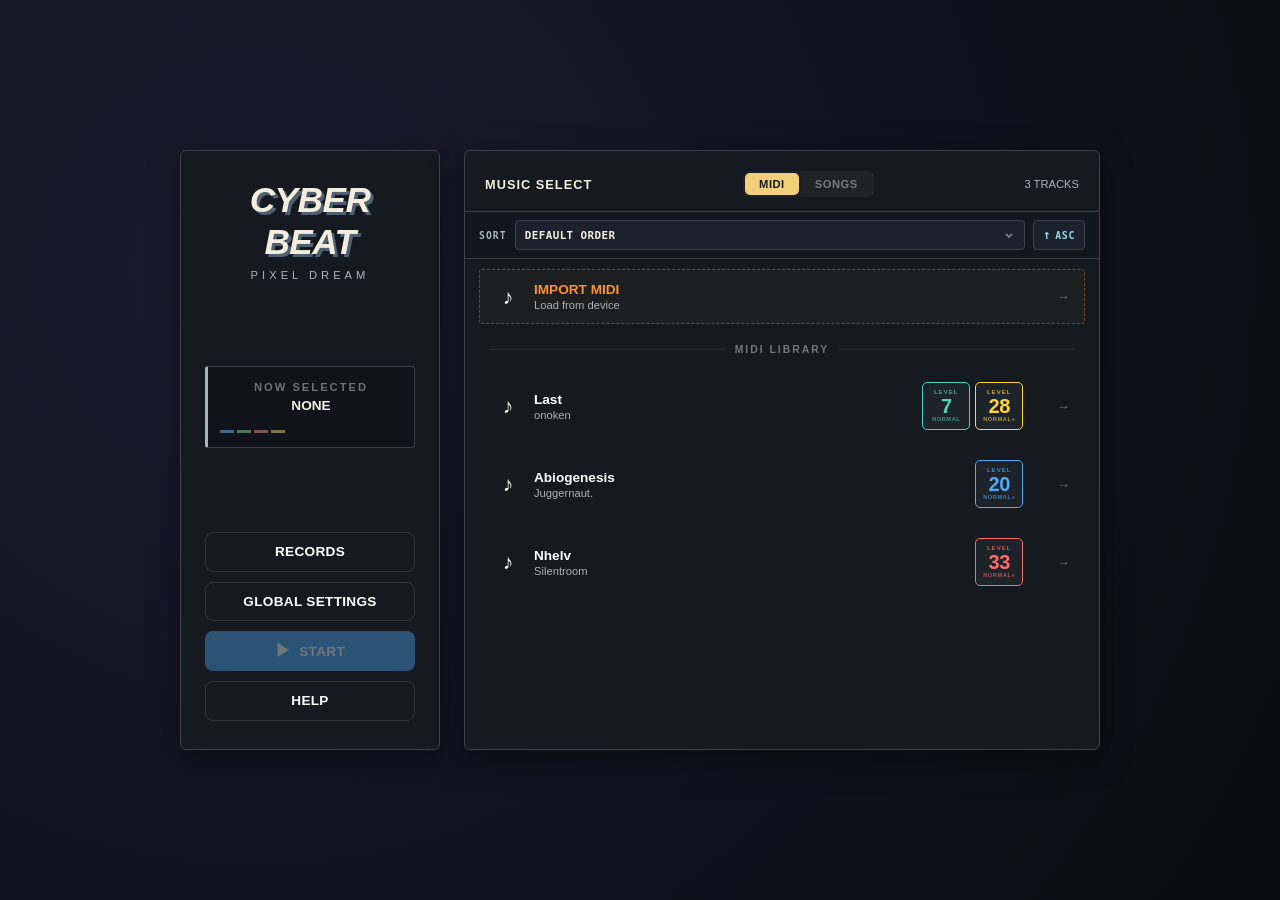
<file: index.html>
<!DOCTYPE html>
<html lang="zh-CN">
<head>
    <meta charset="UTF-8">
    <meta name="viewport" content="width=device-width, initial-scale=1.0, maximum-scale=1.0, user-scalable=no, viewport-fit=cover">
    <meta name="mobile-web-app-capable" content="yes">
    <meta name="apple-mobile-web-app-capable" content="yes">
    <meta name="apple-mobile-web-app-status-bar-style" content="black-translucent">
    <meta name="apple-mobile-web-app-title" content="CyberBeat">
    <meta name="format-detection" content="telephone=no, email=no, address=no">
    <meta name="color-scheme" content="dark">
    <meta name="theme-color" content="#0b0b12">
    <title>CyberBeat Pixel</title>
    <link rel="icon" type="image/svg+xml" href="favicon.svg">
    <link rel="apple-touch-icon" href="favicon.svg">
    <link rel="stylesheet" href="css/style.css?v=grid-speed-hitsound-2">
    <link rel="stylesheet" href="css/arcade.css?v=grid-speed-hitsound-2">
</head>
<body>
    <canvas id="gameCanvas"></canvas>

    <!-- ==================== 启动加载遮罩 ==================== -->
    <div id="bootOverlay" class="boot-overlay" role="status" aria-live="polite">
        <div class="boot-card">
            <h1 class="boot-logo">CYBER<span>BEAT</span></h1>
            <div class="boot-track"><div class="boot-fill" id="bootFill"></div></div>
            <div class="boot-text" id="bootText">正在加载…</div>
        </div>
    </div>

    <!-- ==================== 拖拽导入提示 ==================== -->
    <div id="dropHint" class="drop-hint hidden">
        <div class="drop-hint-card">
            <div class="drop-hint-icon">⤓</div>
            <div class="drop-hint-title">松开导入谱面</div>
            <div class="drop-hint-sub">支持 .mid / .osu / .osz</div>
        </div>
    </div>

    <!-- ==================== 游戏内触控 UI ==================== -->
    <button id="gamePauseBtn" class="game-pause-btn" type="button" aria-label="暂停游戏">
        <span aria-hidden="true">Ⅱ</span>
    </button>
    <button id="skipIntroBtn" class="skip-intro-btn hidden" type="button">SKIP INTRO</button>
    <div id="rotateToast" class="rotate-toast hidden" role="status">↻ 已切换横竖屏，布局已自适应</div>
    <div id="importToast" class="import-toast hidden" role="status" aria-live="polite">
        <div class="toast-main">
            <span class="import-spinner" aria-hidden="true"></span>
            <span id="importToastText">导入中…</span>
            <span id="importToastMeta" class="toast-meta"></span>
        </div>
        <div class="toast-track indeterminate" id="importToastTrack"><div class="toast-fill" id="importToastFill"></div></div>
    </div>
    <div id="noticeToast" class="notice-toast hidden" role="status"></div>
    <div id="touchHint" class="touch-hint hidden">
        <div class="touch-hint-card">
            <div class="th-title">触屏操作指南</div>
            <div class="th-row"><span class="th-icon">👆</span><span>点按<b>画面上的四条轨道</b>打击，判定线上下都能点；<b>左右滑动可换轨</b></span></div>
            <div class="th-row"><span class="th-icon">✋</span><span>长条按住不放直到尾端；<b>多指和弦</b>同时按下即可，无需瞄准判定线</span></div>
            <div class="th-row"><span class="th-icon">Ⅱ</span><span>右上角按钮暂停，暂停后恢复有 3 秒缓冲倒计时</span></div>
            <div class="th-row"><span class="th-icon">⏭</span><span>长前奏曲目会出现 SKIP INTRO 按钮，点按可跳过</span></div>
            <div class="th-row"><span class="th-icon">🎹</span><span>选曲页<b>双击歌曲</b>可跳过 START 直接进入设置</span></div>
            <button class="btn btn-primary" id="touchHintClose" type="button">知道了</button>
        </div>
    </div>
    <div id="pauseOverlay" class="pause-overlay hidden">
        <div class="pause-card">
            <div class="pause-title">PAUSED</div>
            <div class="pause-song" id="pauseSongTitle">—</div>
            <div class="pause-stats">
                <div class="pause-stat"><span>SCORE</span><b id="pauseScore">0</b></div>
                <div class="pause-stat"><span>ACC</span><b id="pauseAcc">100.00%</b></div>
                <div class="pause-stat"><span>COMBO</span><b id="pauseCombo">0</b></div>
            </div>
            <div class="pause-actions">
                <button class="btn btn-primary" id="pauseResumeBtn" type="button">▶ RESUME</button>
                <button class="btn btn-secondary" id="pauseRetryBtn" type="button">↻ RETRY</button>
                <button class="btn btn-secondary" id="pauseHomeBtn" type="button">⌂ HOME</button>
            </div>
            <div class="pause-hint">ESC / P 继续 · R 重试 · H 返回</div>
        </div>
    </div>

    <!-- ==================== 开始画面 ==================== -->
    <div id="startScreen" class="screen">
        <div class="start-layout">
            <div class="start-sidebar">
                <div class="logo-block">
                    <h1 class="logo">CYBER<br>BEAT</h1>
                    <p class="subtitle">PIXEL DREAM</p>
                </div>
                
                <div class="current-selection" id="currentSelection">
                    <div class="cs-label">NOW SELECTED</div>
                    <div class="cs-name" id="selectedSongName">NONE</div>
                    <div class="cs-source" id="selectedSongSource"></div>
                    <div class="selection-pips" aria-hidden="true"><i></i><i></i><i></i><i></i></div>
                </div>
                
                <div class="start-actions">
                    <button class="btn btn-secondary" id="leaderboardStartBtn">
                        RECORDS
                    </button>
                    <button class="btn btn-secondary" id="settingsBtn" type="button">
                        GLOBAL SETTINGS
                    </button>
                    <button class="btn btn-primary" id="startBtn" disabled>
                        <span class="btn-icon">▶</span> START
                    </button>
                    <a class="btn btn-secondary" id="helpBtn" href="pages/faq.html" style="text-decoration:none;">
                        HELP
                    </a>
                </div>
            </div>
            
            <div class="start-main">
                <div class="song-panel">
                    <div class="song-panel-header">
                        <span class="panel-title">MUSIC SELECT</span>
                        <div class="panel-tabs">
                            <button class="panel-tab active" data-tab="midi" id="tabMidi">MIDI</button>
                            <button class="panel-tab" data-tab="songs" id="tabSongs">SONGS</button>
                        </div>
                        <span class="panel-count" id="songCount">0 TRACKS</span>
                    </div>

                    <div class="song-sort-bar">
                        <label class="sort-label" for="songSortSelect">SORT</label>
                        <select class="sort-select" id="songSortSelect">
                            <option value="default">DEFAULT ORDER</option>
                            <option value="title">TITLE A–Z</option>
                            <option value="recent">RECENT PLAYED</option>
                            <option value="plays">MOST PLAYED</option>
                        </select>
                        <button type="button" class="sort-dir" id="songSortDir" aria-label="Ascending order" title="Ascending order" data-order="asc">
                            <span class="sort-dir-icon" aria-hidden="true">↑</span>
                            <span class="sort-dir-text">ASC</span>
                        </button>
                        <span class="sr-only" id="songSortStatus" role="status" aria-live="polite"></span>
                    </div>

                    <div class="song-list-wrapper" id="songListWrapper">
                        <!-- MIDI Tab Content -->
                        <div class="tab-content active" id="tabContentMidi">
                            <div class="song-card import-card" id="importMidiCard">
                                <div class="card-body">
                                    <div class="card-icon">♪</div>
                                    <div class="card-info">
                                        <span class="card-title import-title">IMPORT MIDI</span>
                                        <span class="card-sub">Load from device</span>
                                    </div>
                                    <div class="card-arrow">→</div>
                                </div>
                                <input type="file" id="midiUpload" accept=".mid" class="card-file-input">
                            </div>
                            
                            <div class="song-divider">
                                <span>MIDI LIBRARY</span>
                            </div>
                            
                            <div class="song-cards" id="songCardsMidi"></div>
                            <div class="song-empty" id="songEmptyMidi" style="display:none;">
                                <span class="empty-icon">♪</span>
                                <span>No MIDI songs in library</span>
                                <span class="empty-hint">Use import above</span>
                            </div>
                        </div>
                        
                        <!-- SONGS Tab Content -->
                        <div class="tab-content" id="tabContentSongs">
                            <div class="song-card import-card" id="importOsuCard">
                                <div class="card-body">
                                    <div class="card-icon">▣</div>
                                    <div class="card-info">
                                        <span class="card-title import-title">IMPORT .OSU / .OSZ</span>
                                        <span class="card-sub">osu!mania 4K beatmap or pack</span>
                                    </div>
                                    <div class="card-arrow">→</div>
                                </div>
                                <input type="file" id="osuUpload" accept=".osu,.osz" class="card-file-input">
                            </div>

                            <div class="song-divider">
                                <span>BEATMAP LIBRARY</span>
                            </div>
                            
                            <div class="song-cards" id="songCardsSongs"></div>
                            <div class="song-empty" id="songEmptySongs" style="display:none;">
                                <span class="empty-icon">♪</span>
                                <span>No beatmap songs in library</span>
                                <span class="empty-hint">Add .mc to assets/songs/ or .osu to assets/osu/</span>
                            </div>
                        </div>
                    </div>
                </div>
            </div>
        </div>
    </div>

    <!-- ==================== 设置画面 ==================== -->
    <div id="settingsScreen" class="screen hidden">
        <div class="settings-overlay">
            <div class="settings-card">
                <div class="settings-header">
                    <h2 id="settingsTitle">SETTINGS</h2>
                </div>
                
                <div class="settings-song-info" id="settingsSongInfo">
                    <span class="ssi-title" id="settingsSongTitle">NO SONG</span>
                    <span class="ssi-artist" id="settingsSongArtist"></span>
                    <span class="ssi-meta" id="settingsSongMeta"></span>
                </div>

                <!-- 伴奏加载进度（下载百分比 / 已下载大小 / 速度） -->
                <div class="audio-status hidden" id="audioStatus">
                    <div class="audio-status-row">
                        <span id="audioStatusText">伴奏加载中…</span>
                        <span id="audioStatusMeta" class="audio-status-meta"></span>
                    </div>
                    <div class="toast-track" id="audioStatusTrack"><div class="toast-fill" id="audioStatusFill"></div></div>
                </div>

                <div class="settings-body" id="settingsBody">
                    <div class="settings-group song-setting-group" id="songChartSummary">
                        <label class="settings-label">CURRENT CHART</label>
                        <div class="song-chart-card">
                            <div class="song-chart-head">
                                <span class="song-chart-name" id="songChartName">CHART</span>
                                <span class="song-chart-level" id="songChartLevel"></span>
                            </div>
                            <div class="song-chart-meta" id="songChartMeta"></div>
                        </div>
                    </div>
                    <div class="settings-group chart-difficulty-group song-setting-group hidden" id="chartDifficultyGroup">
                        <label class="settings-label">CHART / DIFFICULTY</label>
                        <div class="chart-difficulty-selector" id="chartDifficultySelector"></div>
                        <div class="settings-hint">同一首歌曲的不同谱面在这里切换</div>
                    </div>
                    <div class="settings-group song-setting-group" id="difficultyGroup">
                        <label class="settings-label">DIFFICULTY</label>
                        <div class="diff-selector">
                            <button class="diff-btn" data-diff="easy">EASY</button>
                            <button class="diff-btn" data-diff="easy+">EASY+</button>
                            <button class="diff-btn" data-diff="normal">NORMAL</button>
                            <button class="diff-btn active" data-diff="normal+">NORMAL+</button>
                        </div>
                    </div>

                    <div class="settings-group global-setting-group" id="noteStyleGroup">
                        <label class="settings-label">NOTE STYLE</label>
                        <div class="style-selector">
                            <button class="style-btn active" data-style="bar">
                                <span class="style-preview style-flat"></span>
                                FLAT
                            </button>
                            <button class="style-btn" data-style="pixel">
                                <span class="style-preview style-pixel"></span>
                                PIXEL
                            </button>
                        </div>
                    </div>

                    <div class="settings-group global-setting-group" id="skinGroup">
                        <label class="settings-label">SKIN</label>
                        <div class="style-selector">
                            <button class="skin-btn active" data-skin="builtin" type="button">
                                <span class="skin-preview skin-builtin"></span>
                                BUILT-IN
                            </button>
                            <button class="skin-btn" data-skin="malody" type="button">
                                <span class="skin-preview skin-malody"></span>
                                MALODY V
                            </button>
                        </div>
                        <div class="settings-hint" id="skinHint">MALODY V：Yuxen 4K 皮肤（assets/skins/yuxen，判定线高度由 HITPOSITION 控制）</div>
                    </div>

                    <div class="settings-group global-setting-group" id="speedGroup">
                        <label class="settings-label">SPEED</label>
                        <div class="volume-control speed-slider-control">
                            <input type="range" id="speedSlider" min="1" max="30" step="0.1" value="16" class="volume-slider"
                                aria-label="Note scroll speed" aria-valuetext="16.0x">
                            <span class="volume-value" id="speedValue">16.0x</span>
                        </div>
                        <div class="speed-control">
                            <button class="speed-btn" id="speedDown" type="button" aria-label="Slower">−</button>
                            <span class="speed-hint">0.1 STEP · LONG PRESS TO REPEAT</span>
                            <button class="speed-btn" id="speedUp" type="button" aria-label="Faster">+</button>
                        </div>
                    </div>

                    <div class="settings-group global-setting-group" id="volumeGroup">
                        <label class="settings-label">VOLUME</label>
                        <div class="volume-control">
                            <input type="range" id="volumeSlider" min="0" max="10" value="4" class="volume-slider">
                            <span class="volume-value" id="volumeValue">4/10</span>
                        </div>
                    </div>

                    <div class="settings-group global-setting-group" id="hitSoundGroup">
                        <label class="settings-label">HIT SOUND</label>
                        <div class="volume-control">
                            <input type="range" id="hitSoundSlider" min="0" max="300" step="5" value="100" class="volume-slider"
                                aria-label="Hit sound volume" aria-valuetext="100%">
                            <span class="volume-value" id="hitSoundValue">100%</span>
                        </div>
                        <button class="btn btn-secondary hit-sound-preview" id="hitSoundPreview" type="button">▶ TEST HIT SOUND</button>
                        <div class="settings-hint">只影响打击音效，不改动伴奏音量；0% 静音、300% 适合嘈杂环境</div>
                    </div>

                    <div class="settings-group global-setting-group" id="offsetGroup">
                        <label class="settings-label">GLOBAL OFFSET</label>
                        <div class="volume-control">
                            <input type="range" id="offsetSlider" min="-200" max="200" step="5" value="0" class="volume-slider">
                            <span class="volume-value" id="offsetValue">0ms</span>
                        </div>
                        <div class="settings-hint">负数使音符更早到达判定线,正数反之</div>
                        <div class="settings-hint touch-offset-hint" id="touchOffsetHint">触屏设备预置 +40ms 抵消触控/蓝牙音频延迟,可自由微调</div>
                    </div>

                    <div class="settings-group global-setting-group" id="touchFeedbackGroup">
                        <label class="settings-label">TOUCH FEEDBACK</label>
                        <div class="toggle-control">
                            <span class="toggle-desc">显示手指触控点圆环</span>
                            <button class="toggle-switch" id="touchFeedbackToggle" type="button" role="switch" aria-checked="true" aria-label="触控点显示开关">
                                <span class="toggle-knob"></span>
                            </button>
                        </div>
                        <div class="settings-hint">游戏内触按位置显示轨道颜色圆环与涟漪</div>
                    </div>
                    <div class="settings-group global-setting-group calibration-group" id="calibrationGroup">
                        <label class="settings-label">AUDIO CALIBRATION</label>
                        <div class="calibration-intro">跟随节拍点击 10 次，忽略开头两拍。系统会剔除离群值并给出建议；扬声器与触控延迟各异，应用后可再微调。</div>
                        <div class="calibration-status" id="calibrationStatus" role="status" aria-live="polite">准备测量 · 120 BPM</div>
                        <button class="calibration-pad" id="calibrationPad" type="button" disabled>
                            <span class="calibration-pad-main">TAP</span>
                            <span class="calibration-pad-sub" id="calibrationPadSub">START TAPPING TO MEASURE</span>
                        </button>
                        <div class="calibration-actions">
                            <button class="btn btn-secondary" id="calibrationStart" type="button">START TAPPING</button>
                            <button class="btn btn-secondary" id="calibrationReset" type="button">RESET 0</button>
                            <button class="btn btn-secondary" id="calibrationApply" type="button" disabled>APPLY</button>
                        </div>
                    </div>
                </div>

                <div class="settings-actions">
                    <button class="btn btn-secondary" id="settingsBackBtn">BACK</button>
                    <button class="btn btn-secondary" id="settingsGlobalBtn" type="button">GLOBAL SETTINGS</button>
                    <button class="btn btn-primary" id="settingsStartBtn">START GAME</button>
                </div>
            </div>
        </div>
    </div>

    <!-- ==================== 结果画面 ==================== -->
    <div id="resultScreen" class="screen hidden">
        <div class="result-overlay">
            <div class="result-card" id="resultCard">
                <!-- 状态指示 -->
                <div class="result-status" id="resultStatus">
                    <div class="status-icon" id="statusIcon">♪</div>
                    <div class="status-text" id="statusText">COMPLETED</div>
                    <div class="result-track" id="resultTrack"></div>
                </div>
                
                <!-- 排名等级 -->
                <div class="rank-display">
                    <div class="rank-mark">
                        <span class="rank-stamp rank-s" id="rankDisplay">S</span>
                    </div>
                    <div class="rank-label" id="rankLabel">PERFECT</div>
                </div>
                
                <!-- 主要成绩 -->
                <div class="primary-stats">
                    <div class="stat-big">
                        <span class="stat-label">SCORE</span>
                        <span class="stat-value" id="finalScore">0</span>
                    </div>
                    <div class="stat-big">
                        <span class="stat-label">ACCURACY</span>
                        <span class="stat-value" id="finalAccuracy">0%</span>
                    </div>
                    <div class="result-best" id="resultBest" role="status" aria-live="polite">BEST SCORE —</div>
                </div>

                <!-- 详细统计 -->
                <div class="stats-grid">
                    <div class="stat-box combo">
                        <span class="stat-label">MAX COMBO</span>
                        <span class="stat-value" id="finalCombo">0</span>
                    </div>
                    <div class="stat-box perfect">
                        <span class="stat-label">PERFECT</span>
                        <span class="stat-value" id="finalPerfect">0</span>
                    </div>
                    <div class="stat-box great">
                        <span class="stat-label">GREAT</span>
                        <span class="stat-value" id="finalGreat">0</span>
                    </div>
                    <div class="stat-box miss">
                        <span class="stat-label">MISS</span>
                        <span class="stat-value" id="finalMiss">0</span>
                    </div>
                    <div class="timing-split" id="resultTiming" role="group" aria-label="Early and late hit counts"></div>
                </div>
                
                <!-- 性能曲线图 -->
                <div class="chart-box">
                    <span class="chart-title">PERFORMANCE</span>
                    <canvas id="lineChartCanvas"></canvas>
                </div>
                
                <!-- 按钮操作 -->
                <div class="result-actions">
                    <button class="btn btn-purple" id="retryBtn">RETRY</button>
                    <button class="btn btn-secondary" id="leaderboardBtn">RECORDS</button>
                    <div class="result-actions-row">
                        <button class="btn btn-secondary" id="exportBtn">EXPORT JSON</button>
                        <button class="btn btn-primary" id="homeBtn">HOME</button>
                    </div>
                </div>
            </div>
        </div>
        
        <!-- 隐藏的结算音频播放器 -->
        <audio id="resultAudio" preload="auto"></audio>
    </div>

    <!-- ==================== 排行榜画面 ==================== -->
    <div id="leaderboardScreen" class="screen hidden">
        <div class="lb-overlay">
            <div class="lb-card">
                <div class="lb-header">
                    <div>
                        <div class="record-kicker">LOCAL SCORE ARCHIVE</div>
                        <h2>RECORDS</h2>
                    </div>
                    <button class="lb-close-btn" id="lbCloseBtn" aria-label="Close records">✕</button>
                </div>

                <!-- 歌曲筛选 -->
                <div class="lb-filter">
                    <label class="lb-filter-label" for="lbSongFilter">SONG</label>
                    <select id="lbSongFilter" class="lb-select">
                        <option value="__all__">All Songs</option>
                    </select>
                </div>

                <!-- 排序选项 -->
                <div class="lb-sort">
                    <span class="lb-sort-label">SORT BY</span>
                    <button class="lb-sort-btn active" data-sort="date">DATE</button>
                    <button class="lb-sort-btn" data-sort="score">SCORE</button>
                    <button class="lb-sort-btn" data-sort="accuracy">ACC</button>
                </div>

                <!-- 记录列表 -->
                <div class="lb-list-wrapper">
                    <div class="lb-list" id="lbList">
                        <div class="lb-empty">
                            <span class="lb-empty-icon">-</span>
                            <span>No records yet</span>
                            <span class="lb-empty-hint">Play a song to record your score!</span>
                        </div>
                    </div>
                </div>

                <!-- 详情面板（展开后显示折线图等） -->
                <div class="lb-detail" id="lbDetail" style="display:none;">
                    <div class="lb-detail-header">
                        <span id="lbDetailTitle">Record Detail</span>
                        <button class="lb-detail-close" id="lbDetailClose" type="button" aria-label="Close record detail">✕</button>
                    </div>
                    <div class="lb-detail-chart">
                        <canvas id="lbChartCanvas"></canvas>
                    </div>
                    <div class="lb-detail-stats" id="lbDetailStats"></div>
                    <div class="lb-detail-actions">
                        <button class="btn btn-danger btn-sm" id="lbDetailDelete">DELETE RECORD</button>
                    </div>
                </div>

                <!-- 导入/导出操作 -->
                <div class="lb-io">
                    <button class="btn btn-secondary btn-sm" id="lbExportAllBtn">EXPORT ALL</button>
                    <button class="btn btn-secondary btn-sm" id="lbImportBtn">IMPORT</button>
                    <input type="file" id="lbImportFile" accept=".json" class="lb-file-input">
                </div>

                <!-- 返回 -->
                <button class="btn btn-primary" id="lbBackBtn">← BACK</button>
            </div>
        </div>
    </div>

    <!-- ==================== .osz 谱面选择器 ==================== -->
    <div id="oszPicker" class="osz-picker-overlay hidden">
        <div class="osz-picker">
            <div class="osz-picker-title">SELECT BEATMAP</div>
            <div class="osz-picker-sub">该 .osz 包含多个谱面,选择要游玩的一个</div>
            <div class="osz-picker-list" id="oszPickerList"></div>
            <button class="btn btn-secondary" id="oszPickerCancel">← CANCEL</button>
        </div>
    </div>

    <script src="js/perf-monitor.js"></script>
    <script src="js/config.js?v=grid-speed-hitsound-1"></script>
    <script src="js/settings-store.js?v=grid-speed-hitsound-1"></script>
    <script src="js/skin.js"></script>
    <script src="js/leaderboard.js?v=timing-sort-3"></script>
    <script src="js/game-state.js?v=timing-sort-3"></script>
    <script src="js/audio-engine.js?v=grid-speed-hitsound-1"></script>
    <script src="js/midi-parser.js"></script>
    <script src="js/mc-parser.js"></script>
    <script src="js/osu-parser.js"></script>
    <script src="js/osu-zip.js"></script>
    <script src="js/difficulty.js"></script>
    <script src="js/note-generator.js"></script>
    <script src="js/renderer.js?v=grid-speed-hitsound-1"></script>
    <script src="js/ui.js?v=grid-speed-hitsound-2"></script>
    <script src="js/main.js?v=motion-1"></script>
</body>
</html>
</file>
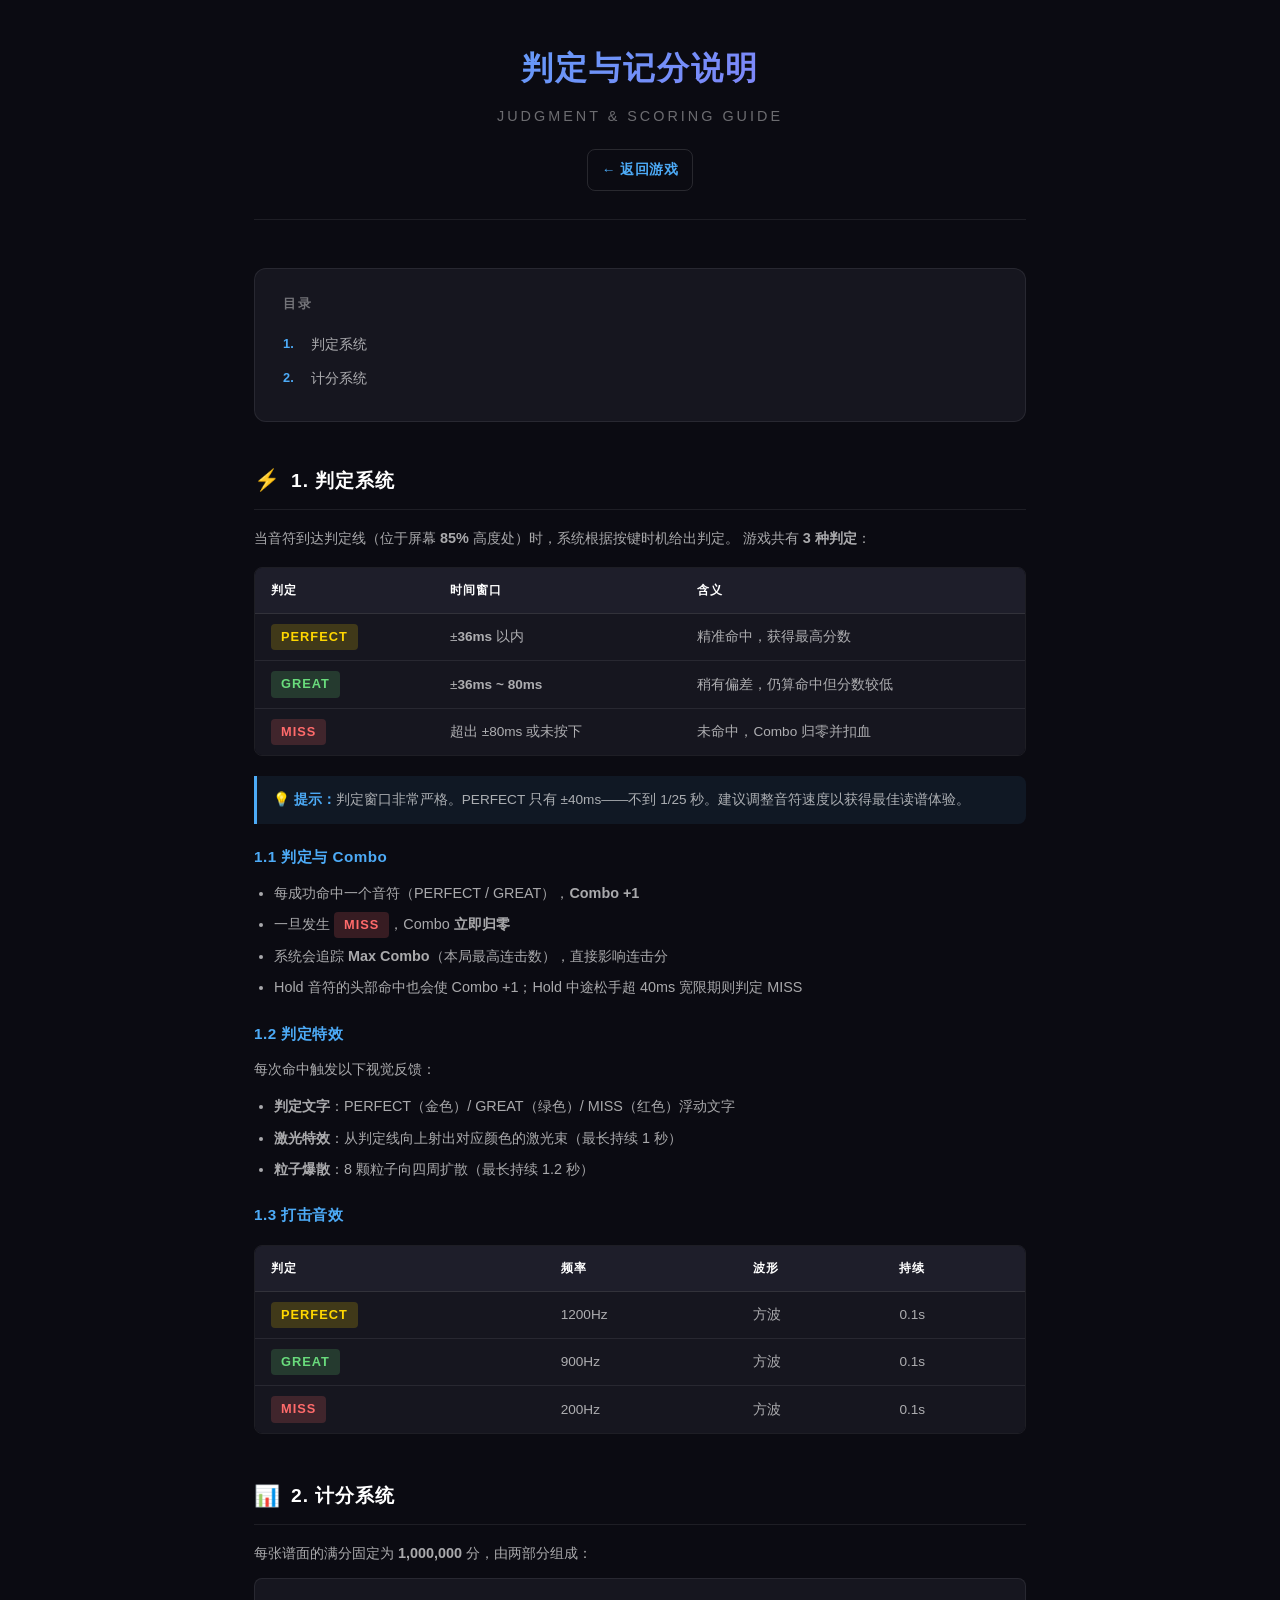
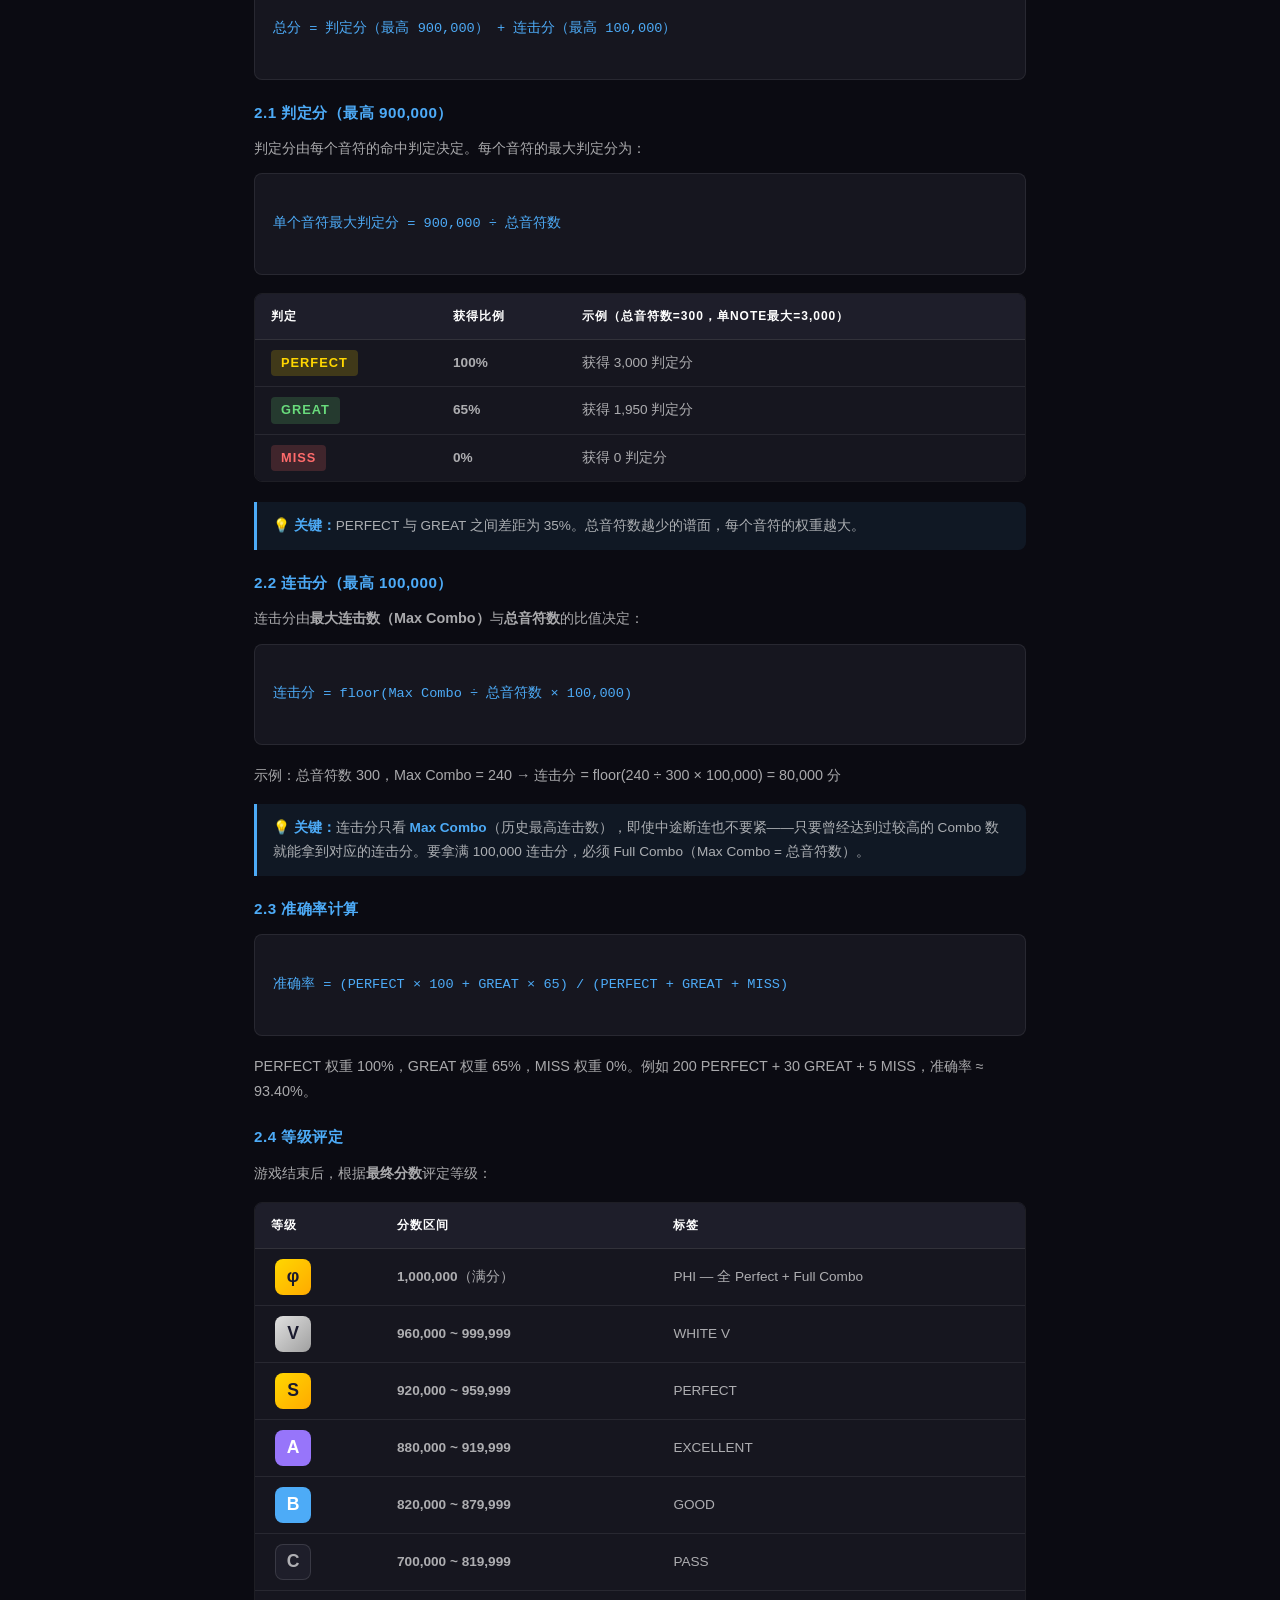
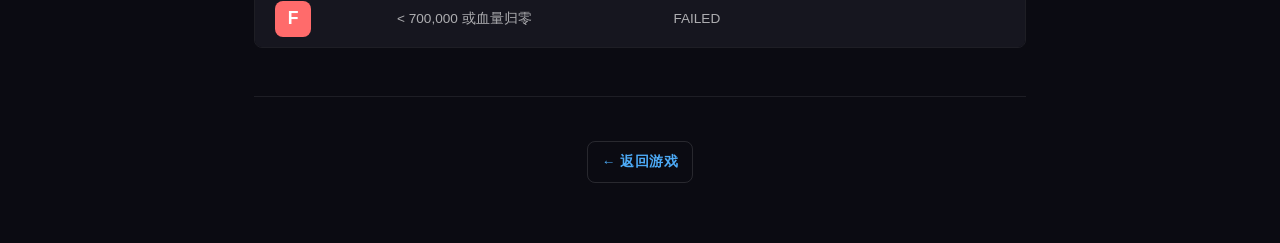
<file: pages/faq.html>
<!DOCTYPE html>
<html lang="zh-CN">
<head>
    <meta charset="UTF-8">
    <meta name="viewport" content="width=device-width, initial-scale=1.0, viewport-fit=cover">
    <meta name="color-scheme" content="dark">
    <meta name="theme-color" content="#0b0b12">
    <title>CyberBeat Pixel — 判定与记分说明</title>
    <link rel="icon" type="image/svg+xml" href="../favicon.svg">
    <link rel="stylesheet" href="../css/style.css">
    <style>
        body {
            padding: 0;
            display: flex;
            align-items: flex-start;
            justify-content: center;
            overflow-y: auto;
            overflow-x: hidden;
            position: relative;
            height: 100vh;
            height: 100dvh;
        }
        .faq-container {
            width: 100%;
            max-width: 820px;
            padding: 40px 24px 60px;
            font-family: var(--font-family);
            line-height: 1.75;
        }

        /* 头部 */
        .faq-header {
            text-align: center;
            margin-bottom: 48px;
            padding-bottom: 28px;
            border-bottom: 1px solid var(--border-subtle);
        }
        .faq-header h1 {
            font-size: 2rem;
            font-weight: 700;
            letter-spacing: 2px;
            background: linear-gradient(135deg, var(--accent), var(--purple));
            -webkit-background-clip: text;
            -webkit-text-fill-color: transparent;
            background-clip: text;
            margin-bottom: 8px;
        }
        .faq-header .faq-subtitle {
            font-size: 0.9rem;
            color: var(--text-tertiary);
            letter-spacing: 3px;
            text-transform: uppercase;
        }
        .faq-back {
            display: inline-flex;
            align-items: center;
            gap: 6px;
            margin-top: 20px;
            padding: 8px 14px;
            border: 1px solid var(--border-medium);
            border-radius: var(--radius-sm);
            color: var(--accent);
            text-decoration: none;
            font-size: 0.85rem;
            font-weight: 600;
            letter-spacing: 0.5px;
            transition: color var(--transition-fast), border-color var(--transition-fast);
        }
        .faq-back:hover {
            color: var(--accent-strong);
        }

        /* 目录 */
        .faq-toc {
            background: var(--bg-surface);
            border: 1px solid var(--border-subtle);
            border-radius: var(--radius-md);
            padding: 24px 28px;
            margin-bottom: 40px;
        }
        .faq-toc h2 {
            font-size: 0.8rem;
            letter-spacing: 2px;
            color: var(--text-tertiary);
            margin-bottom: 14px;
            text-transform: uppercase;
        }
        .faq-toc ol {
            list-style: none;
            counter-reset: toc;
            padding: 0;
        }
        .faq-toc ol li {
            counter-increment: toc;
            margin-bottom: 6px;
        }
        .faq-toc ol li a {
            color: var(--text-secondary);
            text-decoration: none;
            font-size: 0.9rem;
            transition: color var(--transition-fast);
            display: inline-flex;
            align-items: center;
            gap: 8px;
        }
        .faq-toc ol li a::before {
            content: counter(toc) ".";
            color: var(--accent);
            font-weight: 700;
            font-size: 0.8rem;
            min-width: 20px;
        }
        .faq-toc ol li a:hover {
            color: var(--text-primary);
        }

        /* 章节 */
        .faq-section {
            margin-bottom: 44px;
        }
        .faq-section h2 {
            font-size: 1.2rem;
            font-weight: 700;
            letter-spacing: 1px;
            color: var(--text-primary);
            margin-bottom: 16px;
            padding-bottom: 10px;
            border-bottom: 1px solid var(--border-subtle);
            display: flex;
            align-items: center;
            gap: 10px;
        }
        .faq-section h2 .sec-icon {
            font-size: 1.3rem;
        }
        .faq-section h3 {
            font-size: 0.95rem;
            font-weight: 700;
            color: var(--accent);
            margin: 20px 0 10px;
            letter-spacing: 0.5px;
        }
        .faq-section p {
            font-size: 0.9rem;
            color: var(--text-secondary);
            margin-bottom: 12px;
        }
        .faq-section ul, .faq-section ol {
            margin: 8px 0 16px 20px;
            color: var(--text-secondary);
            font-size: 0.9rem;
        }
        .faq-section ul li, .faq-section ol li {
            margin-bottom: 6px;
        }

        /* 判定徽章 */
        .judge-badge {
            display: inline-block;
            padding: 2px 10px;
            border-radius: 4px;
            font-weight: 700;
            font-size: 0.8rem;
            letter-spacing: 1px;
        }
        .judge-perfect {
            background: rgba(255, 215, 0, 0.18);
            color: #ffd700;
        }
        .judge-great {
            background: rgba(105, 219, 124, 0.18);
            color: #69db7c;
        }
        .judge-miss {
            background: rgba(255, 107, 107, 0.18);
            color: #ff6b6b;
        }

        /* 排行徽章 */
        .rank-badge {
            display: inline-flex;
            align-items: center;
            justify-content: center;
            width: 36px;
            height: 36px;
            border-radius: 8px;
            font-weight: 900;
            font-size: 1.1rem;
            margin: 0 4px;
        }
        .rank-s { background: linear-gradient(135deg, #ffd700, #ffaa00); color: #1a1a2e; }
        .rank-a { background: var(--purple); color: #fff; }
        .rank-b { background: var(--accent); color: #fff; }
        .rank-c { background: var(--bg-card); color: var(--text-secondary); border: 1px solid var(--border-medium); }
        .rank-f { background: var(--danger); color: #fff; }

        /* 表格 */
        .faq-table-wrapper {
            overflow-x: auto;
            margin: 16px 0 20px;
            border-radius: var(--radius-sm);
            border: 1px solid var(--border-subtle);
        }
        .faq-table {
            width: 100%;
            border-collapse: collapse;
            font-size: 0.85rem;
            background: var(--bg-surface);
        }
        .faq-table thead th {
            background: var(--bg-card);
            color: var(--text-primary);
            font-weight: 700;
            font-size: 0.75rem;
            letter-spacing: 1px;
            text-transform: uppercase;
            padding: 12px 16px;
            text-align: left;
            border-bottom: 1px solid var(--border-medium);
        }
        .faq-table tbody td {
            padding: 10px 16px;
            color: var(--text-secondary);
            border-bottom: 1px solid var(--border-subtle);
        }
        .faq-table tbody tr:last-child td {
            border-bottom: none;
        }
        .faq-table tbody tr:hover {
            background: rgba(255,255,255,0.03);
        }

        /* 公式块 */
        .formula-block {
            background: var(--bg-surface);
            border: 1px solid var(--border-subtle);
            border-radius: var(--radius-sm);
            padding: 14px 18px;
            margin: 12px 0 18px;
            font-family: var(--font-mono);
            font-size: 0.85rem;
            color: var(--accent);
            overflow-x: auto;
            white-space: pre-wrap;
            word-break: break-all;
        }

        /* 提示框 */
        .faq-note {
            background: rgba(77, 171, 247, 0.08);
            border-left: 3px solid var(--accent);
            padding: 12px 16px;
            border-radius: 0 var(--radius-sm) var(--radius-sm) 0;
            margin: 16px 0;
            font-size: 0.85rem;
            color: var(--text-secondary);
        }
        .faq-note strong {
            color: var(--accent);
        }

        .faq-warning {
            background: rgba(255, 107, 107, 0.08);
            border-left: 3px solid var(--danger);
            padding: 12px 16px;
            border-radius: 0 var(--radius-sm) var(--radius-sm) 0;
            margin: 16px 0;
            font-size: 0.85rem;
            color: var(--text-secondary);
        }

        /* 响应式 */
        @media (max-width: 600px) {
            .faq-container {
                padding: calc(env(safe-area-inset-top, 0px) + 24px) 16px calc(env(safe-area-inset-bottom, 0px) + 48px);
            }
            .faq-header h1 { font-size: 1.5rem; }
            .faq-header { margin-bottom: 32px; padding-bottom: 20px; }
            .faq-section h2 { font-size: 1.05rem; }
            .faq-table { font-size: 0.78rem; }
            .faq-table thead th, .faq-table tbody td { padding: 8px 10px; }
            .formula-block { font-size: 0.78rem; padding: 12px 14px; }
            .faq-back {
                display: inline-block;
                padding: 10px 18px;
                min-height: 44px;
            }
        }

        /* 小屏横屏：缩小头部留白 */
        @media (max-width: 600px) and (orientation: landscape) {
            .faq-container { padding-top: calc(env(safe-area-inset-top, 0px) + 16px); }
            .faq-header { margin-bottom: 24px; }
        }
    </style>
</head>
<body>
    <div class="faq-container">

        <!-- ========== 头部 ========== -->
        <div class="faq-header">
            <h1>判定与记分说明</h1>
            <div class="faq-subtitle">Judgment &amp; Scoring Guide</div>
            <a class="faq-back" href="../index.html">← 返回游戏</a>
        </div>

        <!-- ========== 目录 ========== -->
        <div class="faq-toc">
            <h2>目录</h2>
            <ol>
                <li><a href="#sec-judgment">判定系统</a></li>
                <li><a href="#sec-scoring">计分系统</a></li>
            </ol>
        </div>

        <!-- ========== 1. 判定系统 ========== -->
        <div class="faq-section" id="sec-judgment">
            <h2><span class="sec-icon">⚡</span> 1. 判定系统</h2>
            <p>
                当音符到达判定线（位于屏幕 <strong>85%</strong> 高度处）时，系统根据按键时机给出判定。
                游戏共有 <strong>3 种判定</strong>：
            </p>

            <div class="faq-table-wrapper">
                <table class="faq-table">
                    <thead>
                        <tr>
                            <th>判定</th>
                            <th>时间窗口</th>
                            <th>含义</th>
                        </tr>
                    </thead>
                    <tbody>
                        <tr>
                            <td><span class="judge-badge judge-perfect">PERFECT</span></td>
                            <td>±<strong>36ms</strong> 以内</td>
                            <td>精准命中，获得最高分数</td>
                        </tr>
                        <tr>
                            <td><span class="judge-badge judge-great">GREAT</span></td>
                            <td>±<strong>36ms ~ 80ms</strong></td>
                            <td>稍有偏差，仍算命中但分数较低</td>
                        </tr>
                        <tr>
                            <td><span class="judge-badge judge-miss">MISS</span></td>
                            <td>超出 ±80ms 或未按下</td>
                            <td>未命中，Combo 归零并扣血</td>
                        </tr>
                    </tbody>
                </table>
            </div>

            <div class="faq-note">
                <strong>💡 提示：</strong>判定窗口非常严格。PERFECT 只有 ±40ms——不到 1/25 秒。建议调整音符速度以获得最佳读谱体验。
            </div>

            <h3>1.1 判定与 Combo</h3>
            <ul>
                <li>每成功命中一个音符（PERFECT / GREAT），<strong>Combo +1</strong></li>
                <li>一旦发生 <span class="judge-badge judge-miss">MISS</span>，Combo <strong>立即归零</strong></li>
                <li>系统会追踪 <strong>Max Combo</strong>（本局最高连击数），直接影响连击分</li>
                <li>Hold 音符的头部命中也会使 Combo +1；Hold 中途松手超 40ms 宽限期则判定 MISS</li>
            </ul>

            <h3>1.2 判定特效</h3>
            <p>每次命中触发以下视觉反馈：</p>
            <ul>
                <li><strong>判定文字</strong>：PERFECT（金色）/ GREAT（绿色）/ MISS（红色）浮动文字</li>
                <li><strong>激光特效</strong>：从判定线向上射出对应颜色的激光束（最长持续 1 秒）</li>
                <li><strong>粒子爆散</strong>：8 颗粒子向四周扩散（最长持续 1.2 秒）</li>
            </ul>

            <h3>1.3 打击音效</h3>
            <div class="faq-table-wrapper">
                <table class="faq-table">
                    <thead>
                        <tr>
                            <th>判定</th>
                            <th>频率</th>
                            <th>波形</th>
                            <th>持续</th>
                        </tr>
                    </thead>
                    <tbody>
                        <tr>
                            <td><span class="judge-badge judge-perfect">PERFECT</span></td>
                            <td>1200Hz</td>
                            <td>方波</td>
                            <td>0.1s</td>
                        </tr>
                        <tr>
                            <td><span class="judge-badge judge-great">GREAT</span></td>
                            <td>900Hz</td>
                            <td>方波</td>
                            <td>0.1s</td>
                        </tr>
                        <tr>
                            <td><span class="judge-badge judge-miss">MISS</span></td>
                            <td>200Hz</td>
                            <td>方波</td>
                            <td>0.1s</td>
                        </tr>
                    </tbody>
                </table>
            </div>
        </div>

        <!-- ========== 2. 计分系统 ========== -->
        <div class="faq-section" id="sec-scoring">
            <h2><span class="sec-icon">📊</span> 2. 计分系统</h2>
            <p>
                每张谱面的满分固定为 <strong>1,000,000</strong> 分，由两部分组成：
            </p>
            <div class="formula-block">
总分 = 判定分（最高 900,000） + 连击分（最高 100,000）
            </div>

            <h3>2.1 判定分（最高 900,000）</h3>
            <p>判定分由每个音符的命中判定决定。每个音符的最大判定分为：</p>
            <div class="formula-block">
单个音符最大判定分 = 900,000 ÷ 总音符数
            </div>

            <div class="faq-table-wrapper">
                <table class="faq-table">
                    <thead>
                        <tr>
                            <th>判定</th>
                            <th>获得比例</th>
                            <th>示例（总音符数=300，单Note最大=3,000）</th>
                        </tr>
                    </thead>
                    <tbody>
                        <tr>
                            <td><span class="judge-badge judge-perfect">PERFECT</span></td>
                            <td><strong>100%</strong></td>
                            <td>获得 3,000 判定分</td>
                        </tr>
                        <tr>
                            <td><span class="judge-badge judge-great">GREAT</span></td>
                            <td><strong>65%</strong></td>
                            <td>获得 1,950 判定分</td>
                        </tr>
                        <tr>
                            <td><span class="judge-badge judge-miss">MISS</span></td>
                            <td><strong>0%</strong></td>
                            <td>获得 0 判定分</td>
                        </tr>
                    </tbody>
                </table>
            </div>

            <div class="faq-note">
                <strong>💡 关键：</strong>PERFECT 与 GREAT 之间差距为 35%。总音符数越少的谱面，每个音符的权重越大。
            </div>

            <h3>2.2 连击分（最高 100,000）</h3>
            <p>连击分由<strong>最大连击数（Max Combo）</strong>与<strong>总音符数</strong>的比值决定：</p>
            <div class="formula-block">
连击分 = floor(Max Combo ÷ 总音符数 × 100,000)
            </div>
            <p>示例：总音符数 300，Max Combo = 240 → 连击分 = floor(240 ÷ 300 × 100,000) = 80,000 分</p>

            <div class="faq-note">
                <strong>💡 关键：</strong>连击分只看 <strong>Max Combo</strong>（历史最高连击数），即使中途断连也不要紧——只要曾经达到过较高的 Combo 数就能拿到对应的连击分。要拿满 100,000 连击分，必须 Full Combo（Max Combo = 总音符数）。
            </div>

            <h3>2.3 准确率计算</h3>
            <div class="formula-block">
准确率 = (PERFECT × 100 + GREAT × 65) / (PERFECT + GREAT + MISS)
            </div>
            <p>PERFECT 权重 100%，GREAT 权重 65%，MISS 权重 0%。例如 200 PERFECT + 30 GREAT + 5 MISS，准确率 ≈ 93.40%。</p>

            <h3>2.4 等级评定</h3>
            <p>游戏结束后，根据<strong>最终分数</strong>评定等级：</p>

            <div class="faq-table-wrapper">
                <table class="faq-table">
                    <thead>
                        <tr>
                            <th>等级</th>
                            <th>分数区间</th>
                            <th>标签</th>
                        </tr>
                    </thead>
                    <tbody>
                        <tr>
                            <td><span class="rank-badge rank-s" style="background:linear-gradient(135deg,#ffd700,#ffaa00);color:#1a1a2e;">φ</span></td>
                            <td><strong>1,000,000</strong>（满分）</td>
                            <td>PHI — 全 Perfect + Full Combo</td>
                        </tr>
                        <tr>
                            <td><span class="rank-badge rank-s" style="background:linear-gradient(135deg,#e0e0e0,#a0a0a0);color:#1a1a2e;">V</span></td>
                            <td><strong>960,000 ~ 999,999</strong></td>
                            <td>WHITE V</td>
                        </tr>
                        <tr>
                            <td><span class="rank-badge rank-s">S</span></td>
                            <td><strong>920,000 ~ 959,999</strong></td>
                            <td>PERFECT</td>
                        </tr>
                        <tr>
                            <td><span class="rank-badge rank-a">A</span></td>
                            <td><strong>880,000 ~ 919,999</strong></td>
                            <td>EXCELLENT</td>
                        </tr>
                        <tr>
                            <td><span class="rank-badge rank-b">B</span></td>
                            <td><strong>820,000 ~ 879,999</strong></td>
                            <td>GOOD</td>
                        </tr>
                        <tr>
                            <td><span class="rank-badge rank-c">C</span></td>
                            <td><strong>700,000 ~ 819,999</strong></td>
                            <td>PASS</td>
                        </tr>
                        <tr>
                            <td><span class="rank-badge rank-f">F</span></td>
                            <td>&lt; 700,000 或血量归零</td>
                            <td>FAILED</td>
                        </tr>
                    </tbody>
                </table>
            </div>
        </div>

        <!-- 底部 -->
        <div style="text-align:center;margin-top:48px;padding-top:24px;border-top:1px solid var(--border-subtle);">
            <a class="faq-back" href="../index.html">← 返回游戏</a>
        </div>

    </div>
</body>
</html>
</file>
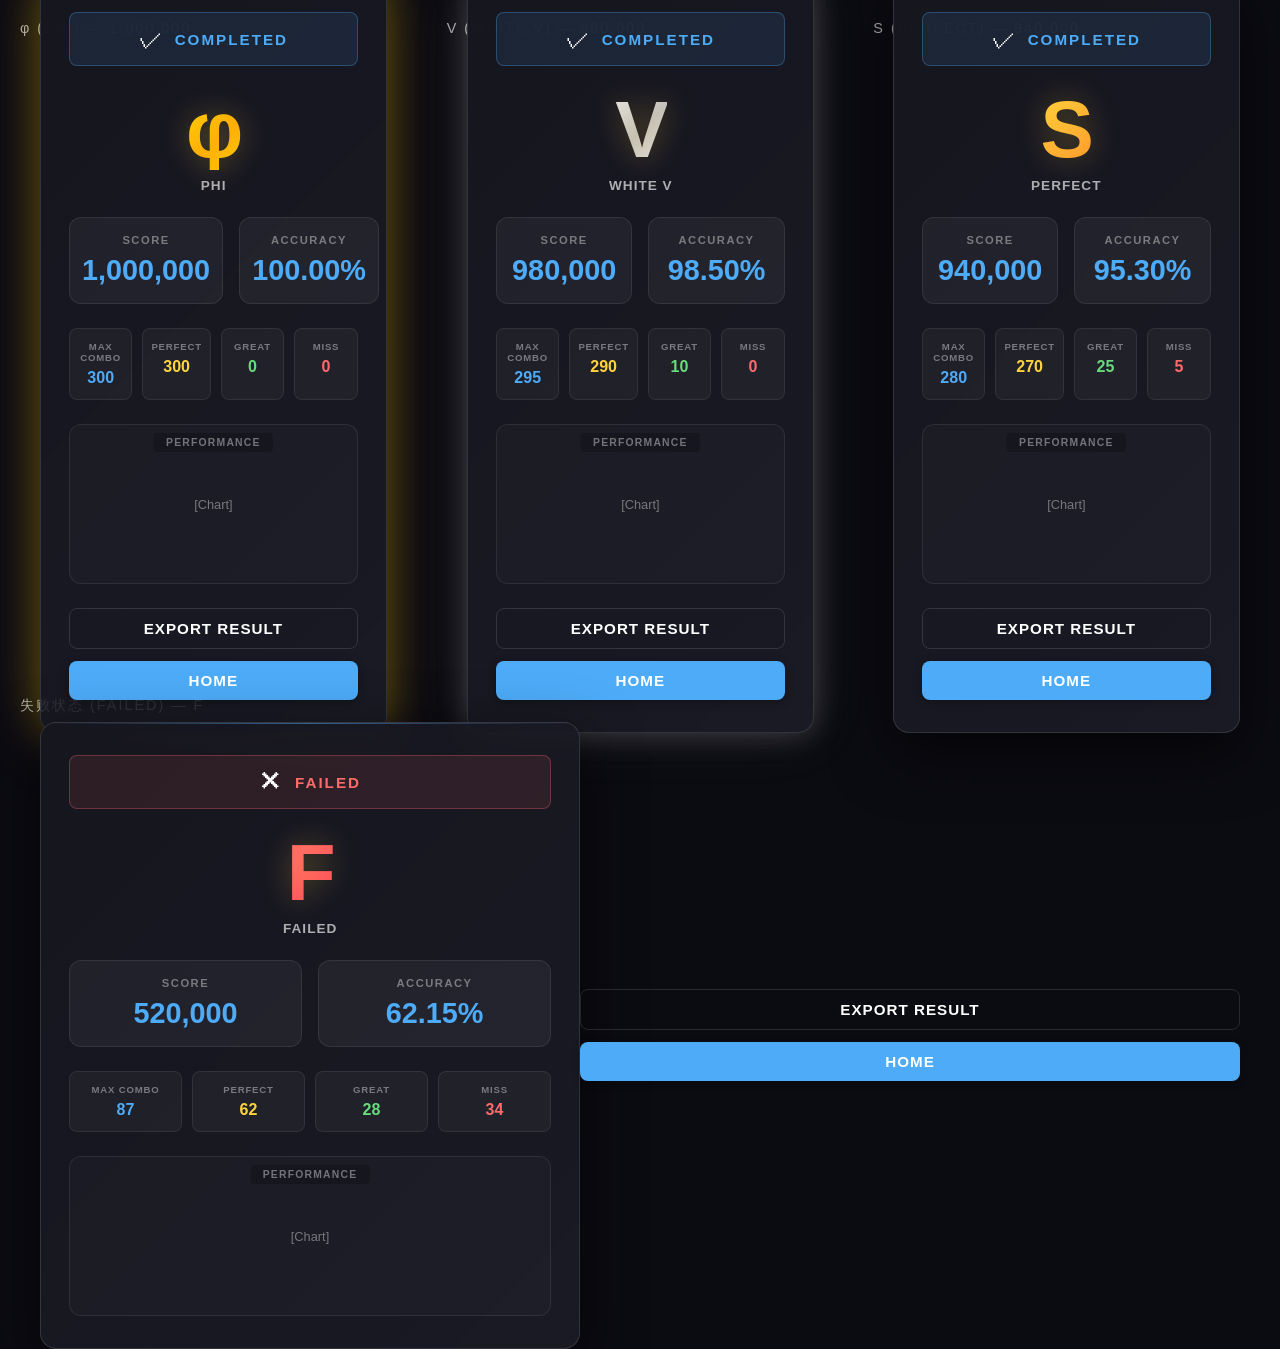
<file: pages/result-preview.html>
<!DOCTYPE html>
<html lang="zh-CN">
<head>
    <meta charset="UTF-8">
    <meta name="viewport" content="width=device-width, initial-scale=1.0, viewport-fit=cover">
    <title>CyberBeat 结算界面预览</title>
    <link rel="stylesheet" href="../css/style.css">
    <style>
        body {
            padding: calc(env(safe-area-inset-top, 0px) + 20px) 20px calc(env(safe-area-inset-bottom, 0px) + 20px);
            display: flex;
            gap: 40px;
            flex-wrap: wrap;
            justify-content: center;
        }
        .preview-container {
            flex: 1;
            min-width: 300px;
        }
        .preview-title {
            color: var(--text-secondary);
            margin-bottom: 20px;
            font-size: 0.9rem;
            letter-spacing: 2px;
        }
        /* 移动端：单列堆叠，卡片高度自适应 */
        @media (max-width: 600px) {
            body { padding: 16px 12px; gap: 24px; }
            .preview-container { min-width: 100%; }
            .preview-container .screen { height: auto !important; min-height: 560px; }
        }
    </style>
</head>
<body>
    <!-- φ (Phi) 满分预览 -->
    <div class="preview-container">
        <div class="preview-title">φ (PHI) — 1,000,000</div>
        <div class="screen" style="position: relative; height: 600px;">
            <div class="result-overlay" style="position: absolute; top: 0; left: 0; width: 100%; height: 100%;">
                <div class="result-card result-phi">
                    <div class="result-status">
                        <div class="status-icon">✓</div>
                        <div class="status-text">COMPLETED</div>
                    </div>
                    <div class="rank-display">
                        <div class="rank">φ</div>
                        <div class="rank-label">PHI</div>
                    </div>
                    <div class="primary-stats">
                        <div class="stat-big">
                            <span class="stat-label">SCORE</span>
                            <span class="stat-value">1,000,000</span>
                        </div>
                        <div class="stat-big">
                            <span class="stat-label">ACCURACY</span>
                            <span class="stat-value">100.00%</span>
                        </div>
                    </div>
                    <div class="stats-grid">
                        <div class="stat-box combo"><span class="stat-label">MAX COMBO</span><span class="stat-value">300</span></div>
                        <div class="stat-box perfect"><span class="stat-label">PERFECT</span><span class="stat-value">300</span></div>
                        <div class="stat-box great"><span class="stat-label">GREAT</span><span class="stat-value">0</span></div>
                        <div class="stat-box miss"><span class="stat-label">MISS</span><span class="stat-value">0</span></div>
                    </div>
                    <div class="chart-box">
                        <span class="chart-title">PERFORMANCE</span>
                        <div style="width:100%;height:100%;display:flex;align-items:center;justify-content:center;color:var(--text-tertiary);font-size:0.8rem;">[Chart]</div>
                    </div>
                    <div class="result-actions">
                        <button class="btn btn-secondary">EXPORT RESULT</button>
                        <button class="btn btn-primary">HOME</button>
                    </div>
                </div>
            </div>
        </div>
    </div>

    <!-- V (White V) 预览 -->
    <div class="preview-container">
        <div class="preview-title">V (WHITE V) — 980,000</div>
        <div class="screen" style="position: relative; height: 600px;">
            <div class="result-overlay" style="position: absolute; top: 0; left: 0; width: 100%; height: 100%;">
                <div class="result-card result-v">
                    <div class="result-status">
                        <div class="status-icon">✓</div>
                        <div class="status-text">COMPLETED</div>
                    </div>
                    <div class="rank-display">
                        <div class="rank">V</div>
                        <div class="rank-label">WHITE V</div>
                    </div>
                    <div class="primary-stats">
                        <div class="stat-big">
                            <span class="stat-label">SCORE</span>
                            <span class="stat-value">980,000</span>
                        </div>
                        <div class="stat-big">
                            <span class="stat-label">ACCURACY</span>
                            <span class="stat-value">98.50%</span>
                        </div>
                    </div>
                    <div class="stats-grid">
                        <div class="stat-box combo"><span class="stat-label">MAX COMBO</span><span class="stat-value">295</span></div>
                        <div class="stat-box perfect"><span class="stat-label">PERFECT</span><span class="stat-value">290</span></div>
                        <div class="stat-box great"><span class="stat-label">GREAT</span><span class="stat-value">10</span></div>
                        <div class="stat-box miss"><span class="stat-label">MISS</span><span class="stat-value">0</span></div>
                    </div>
                    <div class="chart-box">
                        <span class="chart-title">PERFORMANCE</span>
                        <div style="width:100%;height:100%;display:flex;align-items:center;justify-content:center;color:var(--text-tertiary);font-size:0.8rem;">[Chart]</div>
                    </div>
                    <div class="result-actions">
                        <button class="btn btn-secondary">EXPORT RESULT</button>
                        <button class="btn btn-primary">HOME</button>
                    </div>
                </div>
            </div>
        </div>
    </div>

    <!-- S 预览 -->
    <div class="preview-container">
        <div class="preview-title">S (PERFECT) — 940,000</div>
        <div class="screen" style="position: relative; height: 600px;">
            <div class="result-overlay" style="position: absolute; top: 0; left: 0; width: 100%; height: 100%;">
                <div class="result-card result-s">
                    <div class="result-status">
                        <div class="status-icon">✓</div>
                        <div class="status-text">COMPLETED</div>
                    </div>
                    <div class="rank-display">
                        <div class="rank">S</div>
                        <div class="rank-label">PERFECT</div>
                    </div>
                    <div class="primary-stats">
                        <div class="stat-big">
                            <span class="stat-label">SCORE</span>
                            <span class="stat-value">940,000</span>
                        </div>
                        <div class="stat-big">
                            <span class="stat-label">ACCURACY</span>
                            <span class="stat-value">95.30%</span>
                        </div>
                    </div>
                    <div class="stats-grid">
                        <div class="stat-box combo"><span class="stat-label">MAX COMBO</span><span class="stat-value">280</span></div>
                        <div class="stat-box perfect"><span class="stat-label">PERFECT</span><span class="stat-value">270</span></div>
                        <div class="stat-box great"><span class="stat-label">GREAT</span><span class="stat-value">25</span></div>
                        <div class="stat-box miss"><span class="stat-label">MISS</span><span class="stat-value">5</span></div>
                    </div>
                    <div class="chart-box">
                        <span class="chart-title">PERFORMANCE</span>
                        <div style="width:100%;height:100%;display:flex;align-items:center;justify-content:center;color:var(--text-tertiary);font-size:0.8rem;">[Chart]</div>
                    </div>
                    <div class="result-actions">
                        <button class="btn btn-secondary">EXPORT RESULT</button>
                        <button class="btn btn-primary">HOME</button>
                    </div>
                </div>
            </div>
        </div>
    </div>

    <!-- 失败状态预览 (F) -->
    <div class="preview-container">
        <div class="preview-title">失败状态 (FAILED) — F</div>
        <div class="screen" style="position: relative; height: 600px;">
            <div class="result-overlay" style="position: absolute; top: 0; left: 0; width: 100%; height: 100%;">
                <div class="result-card result-failed">
                    <div class="result-status failed">
                        <div class="status-icon">✕</div>
                        <div class="status-text">FAILED</div>
                    </div>
                    <div class="rank-display">
                        <div class="rank">F</div>
                        <div class="rank-label">FAILED</div>
                    </div>
                    <div class="primary-stats">
                        <div class="stat-big">
                            <span class="stat-label">SCORE</span>
                            <span class="stat-value">520,000</span>
                        </div>
                        <div class="stat-big">
                            <span class="stat-label">ACCURACY</span>
                            <span class="stat-value">62.15%</span>
                        </div>
                    </div>
                    <div class="stats-grid">
                        <div class="stat-box combo"><span class="stat-label">MAX COMBO</span><span class="stat-value">87</span></div>
                        <div class="stat-box perfect"><span class="stat-label">PERFECT</span><span class="stat-value">62</span></div>
                        <div class="stat-box great"><span class="stat-label">GREAT</span><span class="stat-value">28</span></div>
                        <div class="stat-box miss"><span class="stat-label">MISS</span><span class="stat-value">34</span></div>
                    </div>
                    <div class="chart-box">
                        <span class="chart-title">PERFORMANCE</span>
                        <div style="width:100%;height:100%;display:flex;align-items:center;justify-content:center;color:var(--text-tertiary);font-size:0.8rem;">[Chart]</div>
                            [Performance Chart Placeholder]
                        </div>
                    </div>
                    
                    <!-- 按钮操作 -->
                    <div class="result-actions">
                        <button class="btn btn-secondary">EXPORT RESULT</button>
                        <button class="btn btn-primary">HOME</button>
                    </div>
                </div>
            </div>
        </div>
    </div>

    <script src="../js/config.js"></script>
</body>
</html>
</file>
<file: css/style.css>
/* ============================================================
   Modern Design System - CyberBeat
   ============================================================ */
:root {
    /* 主色调 */
    --bg-deep: #0b0b12;
    --bg-surface: #16161f;
    --bg-card: #1e1e2a;
    --border-subtle: rgba(255, 255, 255, 0.08);
    --border-medium: rgba(255, 255, 255, 0.12);
    
    --text-primary: #ffffff;
    --text-secondary: rgba(255, 255, 255, 0.65);
    --text-tertiary: rgba(255, 255, 255, 0.4);
    
    --accent: #4dabf7;
    --accent-glow: rgba(77, 171, 247, 0.3);
    --accent-strong: #339af0;
    --success: #69db7c;
    --danger: #ff6b6b;
    --warning: #ffd43b;
    --purple: #9775fa;
    --orange: #ff922b;
    
    /* 圆角 */
    --radius-sm: 8px;
    --radius-md: 12px;
    --radius-lg: 16px;
    
    /* 阴影 */
    --shadow-card: 0 8px 32px rgba(0, 0, 0, 0.4);
    --shadow-btn: 0 2px 8px rgba(0, 0, 0, 0.3);
    
    /* 布局 */
    --start-max-w: 920px;
    --start-max-h: 600px;
    --sidebar-w: 260px;
    --settings-w: 420px;
    --result-w: 460px;
    
    /* 字体 */
    --font-family: -apple-system, BlinkMacSystemFont, 'Segoe UI', Roboto, 'Helvetica Neue', Arial, sans-serif;
    --font-mono: 'SF Mono', 'Fira Code', monospace;
    
    /* 过渡 */
    --transition-fast: 0.15s ease;
    --transition-smooth: 0.25s cubic-bezier(0.4, 0, 0.2, 1);

    /* 安全区（刘海屏 / 手势条），JS 侧读取同名变量 */
    --safe-top: env(safe-area-inset-top, 0px);
    --safe-right: env(safe-area-inset-right, 0px);
    --safe-bottom: env(safe-area-inset-bottom, 0px);
    --safe-left: env(safe-area-inset-left, 0px);
}

/* ============================================================
   基础重置
   ============================================================ */
*, *::before, *::after {
    margin: 0;
    padding: 0;
    box-sizing: border-box;
}

html {
    -webkit-tap-highlight-color: transparent;
    font-size: 16px;
    /* 防止旋转/地址栏收起时的闪烁 */
    text-size-adjust: 100%;
    -webkit-text-size-adjust: 100%;
}

body {
    font-family: var(--font-family);
    background-color: var(--bg-deep);
    color: var(--text-primary);
    overflow: hidden;
    height: 100vh;
    height: 100dvh;
    width: 100vw;
    cursor: default;
    -webkit-font-smoothing: antialiased;
    overscroll-behavior: none;
    -webkit-overflow-scrolling: auto;
    touch-action: manipulation;
    position: fixed;
    /* 无手势边距，铺满刘海屏 */
    padding: 0;
}

/* 触屏设备全局：禁长按呼出菜单/选择 */
html.is-touch body {
    -webkit-touch-callout: none;
    user-select: none;
    -webkit-user-select: none;
}

/* ============================================================
   Canvas
   ============================================================ */
/* 旧版页面仍有按键栏时，也不允许横屏规则重新显示它。 */
#mobileControls,
.mobile-btns,
.mobile-btn {
    display: none !important;
}

#gameCanvas {
    display: block;
    position: absolute;
    top: 0;
    left: 0;
    width: 100%;
    height: 100%;
    z-index: 5;
    touch-action: none;
    will-change: contents;
}

/* ============================================================
   屏幕容器
   ============================================================ */
.screen {
    position: absolute;
    top: 0;
    left: 0;
    width: 100%;
    height: 100%;
    display: flex;
    align-items: center;
    justify-content: center;
    z-index: 10;
    transition: opacity 0.35s ease;
}

.screen.hidden {
    opacity: 0;
    visibility: hidden;
    pointer-events: none;
}

/* ============================================================
   通用按钮
   ============================================================ */
/* 键盘/切换设备导航时的焦点可见性（触屏点按不显示） */
button:focus-visible,
a:focus-visible,
[role="button"]:focus-visible,
[role="switch"]:focus-visible,
input:focus-visible,
select:focus-visible {
    outline: 2px solid var(--accent);
    outline-offset: 2px;
}

.btn {
    display: inline-flex;
    align-items: center;
    justify-content: center;
    gap: 8px;
    padding: 12px 20px;
    font-family: var(--font-family);
    font-size: 0.85rem;
    font-weight: 600;
    letter-spacing: 0.3px;
    border: none;
    border-radius: var(--radius-sm);
    cursor: pointer;
    transition: transform var(--transition-fast), box-shadow var(--transition-fast), background var(--transition-smooth);
    box-shadow: var(--shadow-btn);
    outline: none;
    line-height: 1;
    width: 100%;
}

.btn:active {
    transform: scale(0.97);
}

.btn:disabled {
    opacity: 0.4;
    cursor: not-allowed;
    transform: none !important;
    box-shadow: none !important;
}

.btn-primary {
    background: var(--accent);
    color: #fff;
}

.btn-primary:hover:not(:disabled) {
    background: var(--accent-strong);
    box-shadow: 0 4px 16px var(--accent-glow);
}

.btn-secondary {
    background: transparent;
    color: var(--text-primary);
    border: 1.5px solid var(--border-medium);
    box-shadow: none;
}

.btn-secondary:hover:not(:disabled) {
    background: rgba(255, 255, 255, 0.05);
    border-color: rgba(255, 255, 255, 0.25);
}

.btn-purple {
    background: var(--purple);
    color: #fff;
}

.btn-purple:hover:not(:disabled) {
    background: #845ef7;
    box-shadow: 0 4px 16px rgba(151, 117, 250, 0.4);
}

.btn-danger {
    background: transparent;
    color: var(--danger);
    border: 1.5px solid rgba(255, 107, 107, 0.4);
    box-shadow: none;
}

.btn-danger:hover:not(:disabled) {
    background: rgba(255, 107, 107, 0.12);
    border-color: var(--danger);
    box-shadow: 0 4px 16px rgba(255, 107, 107, 0.3);
    color: #ff4757;
}

.btn-icon {
    font-size: 1rem;
}

/* 小按钮 */
.btn-sm {
    padding: 8px 14px;
    font-size: 0.75rem;
    font-weight: 600;
    letter-spacing: 0.5px;
    width: auto;
}

/* ============================================================
   开始画面
   ============================================================ */
#startScreen {
    background: radial-gradient(circle at 20% 30%, #1a1a2e 0%, #0b0b12 100%);
}

.start-layout {
    display: flex;
    gap: 24px;
    width: var(--start-max-w);
    max-width: 94vw;
    height: var(--start-max-h);
    max-height: 88vh;
    max-height: 88dvh;
}

.start-sidebar {
    width: var(--sidebar-w);
    flex-shrink: 0;
    display: flex;
    flex-direction: column;
    justify-content: space-between;
    background: var(--bg-surface);
    border: 1px solid var(--border-medium);
    border-radius: var(--radius-lg);
    padding: 28px 24px;
    backdrop-filter: blur(20px);
    box-shadow: var(--shadow-card);
}

.logo-block {
    text-align: center;
}

.logo {
    font-size: 2.2rem;
    font-weight: 800;
    background: linear-gradient(135deg, #4dabf7, #9775fa);
    -webkit-background-clip: text;
    -webkit-text-fill-color: transparent;
    background-clip: text;
    line-height: 1.2;
    letter-spacing: -0.5px;
}

.subtitle {
    display: block;
    font-size: 0.7rem;
    font-weight: 500;
    color: var(--text-tertiary);
    margin-top: 6px;
    letter-spacing: 4px;
    text-transform: uppercase;
}

.current-selection {
    background: rgba(255, 255, 255, 0.03);
    border: 1px solid var(--border-subtle);
    border-radius: var(--radius-sm);
    padding: 14px 12px;
    text-align: center;
    min-height: 70px;
    display: flex;
    flex-direction: column;
    justify-content: center;
    gap: 4px;
    transition: border-color 0.2s;
}

.current-selection:has(.cs-name:not(:empty)) {
    border-color: rgba(77, 171, 247, 0.3);
}

.cs-label {
    font-size: 0.7rem;
    font-weight: 600;
    color: var(--text-tertiary);
    letter-spacing: 2px;
}

.cs-name {
    font-size: 0.85rem;
    font-weight: 600;
    color: var(--accent);
    word-break: break-all;
    line-height: 1.3;
}

.cs-source {
    font-size: 0.7rem;
    color: var(--text-tertiary);
}

.start-actions {
    display: flex;
    flex-direction: column;
    gap: 10px;
}

/* 右侧面板 */
.start-main {
    flex: 1;
    min-width: 0;
}

.song-panel {
    height: 100%;
    display: flex;
    flex-direction: column;
    background: var(--bg-surface);
    border: 1px solid var(--border-medium);
    border-radius: var(--radius-lg);
    box-shadow: var(--shadow-card);
    overflow: hidden;
}

.song-panel-header {
    display: flex;
    justify-content: space-between;
    align-items: center;
    padding: 20px 20px 14px;
    border-bottom: 1px solid var(--border-subtle);
    gap: 12px;
}

.panel-title {
    font-size: 0.8rem;
    font-weight: 700;
    color: var(--text-primary);
    letter-spacing: 1px;
    white-space: nowrap;
}

/* ===== 标签页切换按钮 ===== */
.panel-tabs {
    display: flex;
    gap: 2px;
    background: rgba(255, 255, 255, 0.04);
    border-radius: 6px;
    padding: 2px;
}

.panel-tab {
    padding: 5px 14px;
    font-family: var(--font-family);
    font-size: 0.7rem;
    font-weight: 600;
    letter-spacing: 0.5px;
    color: var(--text-tertiary);
    background: transparent;
    border: none;
    border-radius: 5px;
    cursor: pointer;
    transition: all var(--transition-fast);
    outline: none;
    white-space: nowrap;
}

.panel-tab:hover {
    color: var(--text-secondary);
    background: rgba(255, 255, 255, 0.04);
}

.panel-tab.active {
    color: var(--text-primary);
    background: rgba(255, 255, 255, 0.1);
    box-shadow: 0 1px 3px rgba(0,0,0,0.2);
}

/* ===== 标签页内容区域 ===== */
.tab-content {
    display: none;
    flex-direction: column;
}

.tab-content.active {
    display: flex;
}

.panel-count {
    font-size: 0.7rem;
    color: var(--text-tertiary);
    white-space: nowrap;
}

.song-list-wrapper {
    flex: 1;
    overflow-y: auto;
    padding: 10px 14px 14px;
}

.song-list-wrapper::-webkit-scrollbar { width: 5px; }
.song-list-wrapper::-webkit-scrollbar-track { background: transparent; }
.song-list-wrapper::-webkit-scrollbar-thumb { background: rgba(255, 255, 255, 0.1); border-radius: 10px; }

/* 曲库排序栏：一个分类下拉 + 一个方向开关，保持一行不抢列表高度 */
.song-sort-bar {
    display: flex;
    align-items: center;
    gap: 8px;
    padding: 8px 14px;
    border-bottom: 1px solid var(--border-subtle);
    background: rgba(255, 255, 255, 0.015);
}

.sort-label {
    font-size: 0.58rem;
    font-weight: 700;
    letter-spacing: 1px;
    color: var(--text-tertiary);
    white-space: nowrap;
}

.sort-select {
    flex: 1;
    min-width: 0;
    min-height: 30px;
    padding: 4px 26px 4px 9px;
    font-family: var(--font-family);
    font-size: 0.68rem;
    font-weight: 600;
    letter-spacing: 0.04em;
    color: var(--text-primary);
    background-color: rgba(255, 255, 255, 0.05);
    border: 1px solid var(--border-subtle);
    border-radius: 4px;
    cursor: pointer;
    outline: none;
    appearance: none;
    -webkit-appearance: none;
    background-image: url("data:image/svg+xml,%3Csvg xmlns='http://www.w3.org/2000/svg' width='12' height='12' viewBox='0 0 12 12'%3E%3Cpath d='M3 5l3 3 3-3' fill='none' stroke='%23ffffff80' stroke-width='1.5'/%3E%3C/svg%3E");
    background-repeat: no-repeat;
    background-position: right 9px center;
}

.sort-select:hover { border-color: var(--border-medium); }

.sort-select option {
    background: var(--bg-surface);
    color: var(--text-primary);
}

.sort-dir {
    display: inline-flex;
    align-items: center;
    justify-content: center;
    gap: 4px;
    min-height: 30px;
    padding: 4px 9px;
    font-family: var(--font-family);
    font-size: 0.62rem;
    font-weight: 700;
    letter-spacing: 0.06em;
    color: var(--text-secondary);
    background: rgba(255, 255, 255, 0.04);
    border: 1px solid var(--border-subtle);
    border-radius: 4px;
    cursor: pointer;
}

.sort-dir:hover { background: rgba(255, 255, 255, 0.08); color: var(--text-primary); }
.sort-dir .sort-dir-icon { font-size: 0.8rem; line-height: 1; }

html.is-touch .sort-select { min-height: 40px; }
html.is-touch .sort-dir { min-height: 40px; min-width: 58px; }

/* 歌曲卡片 */
.song-card {
    display: flex;
    align-items: center;
    padding: 12px 14px;
    border-radius: var(--radius-sm);
    margin-bottom: 4px;
    cursor: pointer;
    transition: background var(--transition-fast);
    position: relative;
    border: 1px solid transparent;
}

.song-card:hover {
    background: rgba(255, 255, 255, 0.03);
}

.song-card.selected {
    border-color: var(--accent);
    background: rgba(77, 171, 247, 0.08);
}

.card-body {
    display: flex;
    align-items: center;
    gap: 12px;
    width: 100%;
}

.card-icon {
    font-size: 1.3rem;
    width: 28px;
    text-align: center;
}

.card-info {
    flex: 1;
    min-width: 0;
    display: flex;
    flex-direction: column;
    gap: 2px;
}

.card-title {
    font-size: 0.85rem;
    font-weight: 600;
    white-space: nowrap;
    overflow: hidden;
    text-overflow: ellipsis;
}

.card-sub {
    font-size: 0.7rem;
    color: var(--text-secondary);
    white-space: nowrap;
    overflow: hidden;
    text-overflow: ellipsis;
}

.card-meta {
    display: flex;
    gap: 8px;
    align-items: center;
    margin-left: auto;
}

.card-bpm {
    font-size: 0.65rem;
    font-weight: 600;
    color: var(--warning);
    background: rgba(255, 212, 59, 0.1);
    padding: 2px 8px;
    border-radius: 12px;
}

.card-duration {
    font-size: 0.65rem;
    color: var(--text-tertiary);
}

.card-arrow {
    font-size: 0.8rem;
    color: var(--text-tertiary);
    margin-left: 12px;
    transition: transform 0.2s;
}

.song-card:hover .card-arrow {
    transform: translateX(3px);
}

/* ============================================================
   难度徽章 (Level Badge) — 扁平化设计
   范围 0-13 / 14-23 / 24-31 / 32-37 / 38+
   ============================================================ */

/* 多徽章容器（MIDI 多难度时包裹多个 .card-level） */
.card-levels {
    display: flex;
    gap: 5px;
    flex-shrink: 0;
    margin-left: auto;
    margin-right: 10px;
}

/* 单徽章（MC 歌曲）直接作为 flex 子元素时靠右 */
.card-level {
    flex-shrink: 0;
    width: 48px;
    height: 48px;
    border-radius: 5px;
    display: flex;
    flex-direction: column;
    align-items: center;
    justify-content: center;
    gap: 0;
    /* 扁平：纯色半透明底色 */
    background: rgba(255, 255, 255, 0.04);
    border: 1.5px solid currentColor;
    transition: background 0.2s ease, border-color 0.2s ease;
}

.card-level .level-label {
    font-size: 0.38rem;
    font-weight: 700;
    letter-spacing: 1px;
    text-transform: uppercase;
    line-height: 1;
    margin-bottom: 1px;
    opacity: 0.75;
}

.card-level .level-number {
    font-size: 1.25rem;
    font-weight: 800;
    line-height: 1;
    letter-spacing: -0.5px;
}

.card-level .level-diff {
    font-size: 0.36rem;
    font-weight: 700;
    letter-spacing: 0.5px;
    text-transform: uppercase;
    line-height: 1;
    margin-top: 1px;
    opacity: 0.65;
}

/* ---- 选中歌曲时徽章增强 ---- */
.song-card.selected .card-level {
    background: rgba(255, 255, 255, 0.08);
    border-color: currentColor;
}

/* ====== 难度颜色主题 (0-13 EASY) ====== */
.card-level.lvl-easy { color: #4dd4c0; }
.card-level.lvl-easy .level-label,
.card-level.lvl-easy .level-number,
.card-level.lvl-easy .level-diff {
    color: #4dd4c0;
}

/* ====== 难度颜色主题 (14-23 NORMAL) ====== */
.card-level.lvl-normal { color: #4dabf7; }
.card-level.lvl-normal .level-label,
.card-level.lvl-normal .level-number,
.card-level.lvl-normal .level-diff {
    color: #4dabf7;
}

/* ====== 难度颜色主题 (24-31 HARD) ====== */
.card-level.lvl-hard { color: #ffd43b; }
.card-level.lvl-hard .level-label,
.card-level.lvl-hard .level-number,
.card-level.lvl-hard .level-diff {
    color: #ffd43b;
}

/* ====== 难度颜色主题 (32-37 EXPERT) ====== */
.card-level.lvl-expert { color: #ff6b6b; }
.card-level.lvl-expert .level-label,
.card-level.lvl-expert .level-number,
.card-level.lvl-expert .level-diff {
    color: #ff6b6b;
}

/* ====== 难度颜色主题 (38+ MASTER) ====== */
.card-level.lvl-master { color: #c44dff; }
.card-level.lvl-master .level-label,
.card-level.lvl-master .level-number,
.card-level.lvl-master .level-diff {
    color: #c44dff;
}

/* 导入卡片 */
.import-card {
    border: 1.5px dashed rgba(255, 146, 43, 0.4);
    margin-bottom: 12px;
    background: rgba(255, 146, 43, 0.03);
}

.import-card:hover {
    border-color: rgba(255, 146, 43, 0.7);
    background: rgba(255, 146, 43, 0.06);
}

.import-card.selected {
    border-style: solid;
    border-color: var(--orange);
    background: rgba(255, 146, 43, 0.1);
}

.import-title { color: var(--orange); }
.import-sub { color: rgba(255, 146, 43, 0.7); }

.card-file-input {
    position: absolute;
    top: 0; left: 0;
    width: 100%; height: 100%;
    opacity: 0;
    cursor: pointer;
}

/* 分割线 */
.song-divider {
    display: flex;
    align-items: center;
    padding: 8px 0;
    margin-bottom: 6px;
    color: var(--text-tertiary);
    font-size: 0.65rem;
    font-weight: 600;
    letter-spacing: 2px;
}

.song-divider::before,
.song-divider::after {
    content: '';
    flex: 1;
    height: 1px;
    background: var(--border-subtle);
    margin: 0 10px;
}

/* 空状态 */
.song-empty {
    display: flex;
    flex-direction: column;
    align-items: center;
    padding: 30px;
    color: var(--text-tertiary);
    gap: 8px;
}

/* 曲库加载失败错误态 */
.library-error {
    display: flex;
    flex-direction: column;
    align-items: center;
    padding: 24px 16px;
    color: var(--text-tertiary);
    gap: 8px;
    text-align: center;
    font-size: 0.8rem;
}

.library-error .empty-icon {
    font-size: 2rem;
    opacity: 0.7;
    color: var(--warning);
}

.library-error .btn {
    margin-top: 8px;
    width: auto;
    padding: 10px 28px;
    min-height: 40px;
}

.empty-icon { font-size: 2rem; opacity: 0.6; }
.empty-hint { font-size: 0.7rem; opacity: 0.5; }

/* ============================================================
   设置画面
   ============================================================ */
#settingsScreen {
    background: rgba(11, 11, 18, 0.92);
    backdrop-filter: blur(20px);
}

.settings-overlay {
    width: 100%;
    height: 100%;
    display: flex;
    align-items: center;
    justify-content: center;
}

.settings-card {
    width: var(--settings-w);
    max-width: 92vw;
    /* 新增打击音/流速两组后内容更高：保证小窗口也能滚到底，顶部不被裁切 */
    max-height: calc(100dvh - 32px);
    overflow-y: auto;
    -webkit-overflow-scrolling: touch;
    background: var(--bg-surface);
    border: 1px solid var(--border-medium);
    border-radius: var(--radius-lg);
    box-shadow: var(--shadow-card);
    padding: 28px 24px;
    display: flex;
    flex-direction: column;
    gap: 20px;
    animation: fadeScale 0.3s ease;
}

/* 设置项容器：竖屏单列；横屏变成多列网格（见横屏媒体查询）。
   内容变高后在卡片内部滚动，把底部操作条固定住。 */
.settings-body {
    display: flex;
    flex-direction: column;
    gap: 20px;
    min-height: 0;
    flex: 1 1 auto;
    overflow-y: auto;
    -webkit-overflow-scrolling: touch;
    padding-right: 2px;
}

@keyframes fadeScale {
    from { opacity: 0; transform: scale(0.95); }
    to { opacity: 1; transform: scale(1); }
}

.settings-header h2 {
    font-size: 1.2rem;
    font-weight: 700;
    text-align: center;
    letter-spacing: 1px;
}

.settings-song-info {
    text-align: center;
    padding: 10px;
    background: rgba(255, 255, 255, 0.03);
    border-radius: var(--radius-sm);
}

.ssi-title {
    font-size: 0.9rem;
    font-weight: 600;
    color: var(--accent);
    margin-bottom: 2px;
}

.ssi-artist {
    font-size: 0.7rem;
    color: var(--text-secondary);
}

.ssi-meta {
    font-size: 0.7rem;
    color: var(--text-tertiary);
    margin-top: 4px;
    font-family: var(--font-mono);
}

.settings-group {
    display: flex;
    flex-direction: column;
    gap: 8px;
}

.settings-label {
    font-size: 0.7rem;
    font-weight: 700;
    color: var(--text-secondary);
    letter-spacing: 1px;
    text-transform: uppercase;
}

/* 难度选择 */
.diff-selector {
    display: grid;
    grid-template-columns: repeat(4, 1fr);
    gap: 4px;
}

.diff-btn {
    padding: 8px 4px;
    font-family: var(--font-family);
    font-size: 0.7rem;
    font-weight: 600;
    background: rgba(255, 255, 255, 0.04);
    border: 1px solid var(--border-medium);
    border-radius: var(--radius-sm);
    color: var(--text-secondary);
    cursor: pointer;
    transition: all var(--transition-fast);
}

.diff-btn:hover {
    background: rgba(255, 255, 255, 0.08);
}

.diff-btn.active {
    background: var(--accent);
    border-color: var(--accent);
    color: #fff;
}

.diff-btn.disabled,
.diff-btn:disabled {
    opacity: 0.3;
    cursor: not-allowed;
    pointer-events: none;
}

/* 样式选择 */
.style-selector {
    display: grid;
    grid-template-columns: 1fr 1fr;
    gap: 8px;
}

.style-btn {
    display: flex;
    flex-direction: column;
    align-items: center;
    gap: 10px;
    padding: 16px 10px;
    font-family: var(--font-family);
    font-size: 0.75rem;
    font-weight: 600;
    background: rgba(255, 255, 255, 0.04);
    border: 1px solid var(--border-medium);
    border-radius: var(--radius-sm);
    color: var(--text-secondary);
    cursor: pointer;
    transition: all var(--transition-fast);
}

.style-btn:hover {
    background: rgba(255, 255, 255, 0.08);
}

.style-btn.active {
    border-color: var(--accent);
    background: rgba(77, 171, 247, 0.1);
    color: var(--accent);
}

/* Malody 皮肤接管音符外观时，样式按钮置灰 */
.style-btn.is-disabled {
    opacity: 0.4;
    cursor: not-allowed;
}

/* 样式预览 - 模拟游戏内音符（扁平纯色块） */
.style-preview {
    width: 48px;
    height: 20px;
    position: relative;
    background: var(--accent);
}

/* 扁平条：圆角纯色块 + 描边，无渐变无阴影 */
.style-flat {
    border-radius: 3px;
    border: 1px solid rgba(10, 10, 16, 0.35);
}

/* 像素块：直角纯色块 */
.style-pixel {
    border-radius: 0;
    border: 1px solid rgba(10, 10, 16, 0.35);
}

/* 皮肤选择：与音符样式按钮同一视觉语言 */
.skin-btn {
    display: flex;
    flex-direction: column;
    align-items: center;
    gap: 10px;
    padding: 16px 10px;
    font-family: var(--font-family);
    font-size: 0.75rem;
    font-weight: 600;
    background: rgba(255, 255, 255, 0.04);
    border: 1px solid var(--border-medium);
    border-radius: var(--radius-sm);
    color: var(--text-secondary);
    cursor: pointer;
    transition: all var(--transition-fast);
}

.skin-btn:hover {
    background: rgba(255, 255, 255, 0.08);
}

.skin-btn.active {
    border-color: var(--accent);
    background: rgba(77, 171, 247, 0.1);
    color: var(--accent);
}

.skin-btn:disabled {
    opacity: 0.5;
    cursor: progress;
}

/* 皮肤缩略：4K 轨道条 */
.skin-preview {
    width: 48px;
    height: 22px;
    display: flex;
    align-items: flex-end;
    gap: 2px;
    padding: 0 1px;
    position: relative;
}

.skin-preview::before,
.skin-preview::after {
    content: '';
    flex: 1;
    border-radius: 2px;
}

.skin-preview::before {
    height: 60%;
    background: var(--accent);
}

.skin-preview::after {
    height: 60%;
    background: rgba(77, 171, 247, 0.55);
}

.skin-builtin::before,
.skin-builtin::after {
    box-shadow: inset 0 0 0 1px rgba(10, 10, 16, 0.4);
}

.skin-malody::before {
    background: #947FFF;
}

.skin-malody::after {
    background: #C9BFFF;
}

/* 速度 */
.speed-control {
    display: flex;
    align-items: center;
    justify-content: center;
    gap: 16px;
}

.speed-btn {
    width: 40px;
    height: 40px;
    border-radius: 50%;
    border: 1px solid var(--border-medium);
    background: rgba(255, 255, 255, 0.04);
    color: var(--text-primary);
    font-size: 1.2rem;
    cursor: pointer;
    transition: background var(--transition-fast);
    display: flex;
    align-items: center;
    justify-content: center;
}

.speed-btn:hover {
    background: rgba(255, 255, 255, 0.1);
}

.speed-value {
    font-size: 1.1rem;
    font-weight: 700;
    color: var(--accent);
    min-width: 50px;
    text-align: center;
}

/* 流速滑条旁的数值（与 speed-value 同一视觉语言，带 x 后缀） */
.speed-slider-control .volume-value { color: var(--accent); }

/* 音量 */
.volume-control {
    display: flex;
    align-items: center;
    gap: 12px;
}

.volume-slider {
    flex: 1;
    height: 6px;
    -webkit-appearance: none;
    appearance: none;
    background: rgba(255, 255, 255, 0.1);
    border-radius: 3px;
    outline: none;
}

.volume-slider::-webkit-slider-thumb {
    -webkit-appearance: none;
    width: 18px;
    height: 18px;
    background: var(--accent);
    border-radius: 50%;
    cursor: pointer;
    box-shadow: 0 0 8px var(--accent-glow);
    transition: transform 0.15s;
}

.volume-slider::-webkit-slider-thumb:hover {
    transform: scale(1.2);
}

.volume-value {
    font-size: 0.8rem;
    font-weight: 600;
    color: var(--accent);
    min-width: 40px;
    text-align: right;
}

/* 流速：滑条负责精细调整，± 按钮保留单步/长按连发 */
.speed-slider-control { margin-bottom: 2px; }

.speed-slider-control .volume-value {
    min-width: 52px;
    font-family: var(--font-mono);
    font-variant-numeric: tabular-nums;
}

.speed-hint {
    flex: 1;
    min-width: 0;
    text-align: center;
    font: 600 0.56rem/1.3 var(--font-mono);
    letter-spacing: 0.08em;
    color: var(--text-tertiary);
    white-space: nowrap;
    overflow: hidden;
    text-overflow: ellipsis;
}

.hit-sound-preview {
    align-self: flex-start;
    min-height: 30px;
    padding: 4px 12px;
    font-size: 0.64rem;
    letter-spacing: 0.06em;
}

.hit-sound-preview:active { transform: scale(0.98); }

.settings-actions {
    display: flex;
    gap: 10px;
    margin-top: 4px;
    flex: 0 0 auto;
}

.settings-hint {
    font-size: 0.72rem;
    color: rgba(255, 255, 255, 0.35);
    margin-top: 6px;
}

/* 触屏偏移说明：仅触屏设备显示 */
.touch-offset-hint {
    display: none;
    color: rgba(105, 219, 124, 0.55);
}

html.is-touch .touch-offset-hint {
    display: block;
}

/* ============================================================
   触屏热区达标（仅触屏设备 + 手机竖屏）：
   全部可交互元素高度提升到 >= 40px（44px 理想）
   ============================================================ */
@media (max-width: 768px) and (orientation: portrait) {
    html.is-touch .btn {
        min-height: 44px;
    }

    /* 窄屏曲目计数另起一行，避免被标题与标签挤出面板 */
    html.is-touch .song-panel-header {
        flex-wrap: wrap;
        row-gap: 6px;
    }

    html.is-touch .panel-count {
        order: 3;
        width: 100%;
        text-align: right;
        font-size: 0.62rem;
    }

    /* 标签页切换按钮 */
    html.is-touch .panel-tab {
        padding: 12px 16px;
        min-height: 40px;
    }

    /* 滑块：视觉轨道不变，扩大可点区域与拇指 */
    html.is-touch .volume-slider {
        height: 24px;                 /* 命中区加高（轨道用背景渐变绘制的部分不变） */
        background: linear-gradient(to bottom, transparent 40%, rgba(255,255,255,0.1) 40%, rgba(255,255,255,0.1) 60%, transparent 60%);
        border-radius: 0;
        margin: -6px 0;
    }

    html.is-touch .volume-slider::-webkit-slider-thumb {
        width: 28px;
        height: 28px;
        margin-top: -2px;
    }

    html.is-touch .volume-slider::-moz-range-thumb {
        width: 28px;
        height: 28px;
    }

    html.is-touch .volume-slider::-moz-range-track {
        height: 6px;
        background: rgba(255, 255, 255, 0.1);
        border-radius: 3px;
    }

    /* 排行榜排序按钮 */
    html.is-touch .lb-sort-btn {
        padding: 10px 14px;
        min-height: 40px;
    }

    /* 排行榜导入/导出小按钮 */
    html.is-touch .lb-io .btn-sm {
        padding: 12px 12px;
        min-height: 44px;
        font-size: 0.8rem;
    }

    /* 排行榜关闭按钮 */
    html.is-touch .lb-close-btn {
        width: 44px;
        height: 44px;
    }

    /* 触屏开关 */
    html.is-touch .toggle-switch {
        width: 56px;
        height: 40px;
    }

    html.is-touch .toggle-knob {
        width: 30px;
        height: 30px;
        top: 5px;
        left: 5px;
    }

    html.is-touch .toggle-switch[aria-checked="true"] .toggle-knob {
        transform: translateX(16px);
    }
}

/* 手机横屏矮窗口：同步提升关键热区 */
@media (orientation: landscape) and (max-height: 520px) {
    html.is-touch .btn {
        min-height: 40px;
    }

    html.is-touch .volume-slider {
        height: 22px;
        background: linear-gradient(to bottom, transparent 40%, rgba(255,255,255,0.1) 40%, rgba(255,255,255,0.1) 60%, transparent 60%);
        border-radius: 0;
        margin: -5px 0;
    }

    html.is-touch .volume-slider::-webkit-slider-thumb {
        width: 24px;
        height: 24px;
    }

    html.is-touch .lb-sort-btn {
        padding: 8px 12px;
        min-height: 38px;
    }

    html.is-touch .lb-io .btn-sm {
        min-height: 40px;
    }

    /* 横屏矮窗口：暂停卡片紧凑化（曲目 + 成绩 + 三个按钮仍可见） */
    .pause-overlay {
        padding: 12px;
        align-items: flex-start;
    }

    .pause-card {
        max-width: 460px;
        max-height: calc(100dvh - 24px);
        padding: 14px 18px 12px;
        gap: 7px;
    }

    .pause-title { font-size: 1.15rem; }
    .pause-song { font-size: 0.72rem; }
    .pause-stats { margin: 0; gap: 6px; }
    .pause-stat { padding: 5px 4px; }
    .pause-stat b { font-size: 0.8rem; }
    .pause-actions { gap: 6px; margin-top: 0; }
    .pause-actions .btn { padding: 9px 14px; min-height: 36px; font-size: 0.75rem; }
}

/* ===== 开关 (Toggle Switch) ===== */
.toggle-control {
    display: flex;
    align-items: center;
    justify-content: space-between;
    gap: 12px;
}

.toggle-desc {
    font-size: 0.8rem;
    color: var(--text-secondary);
}

.toggle-switch {
    position: relative;
    width: 52px;
    height: 30px;
    flex-shrink: 0;
    border-radius: 15px;
    border: none;
    background: rgba(255, 255, 255, 0.12);
    cursor: pointer;
    transition: background var(--transition-smooth);
    -webkit-tap-highlight-color: transparent;
    touch-action: manipulation;
    outline: none;
}

.toggle-switch[aria-checked="true"] {
    background: var(--accent);
}

.toggle-knob {
    position: absolute;
    top: 3px;
    left: 3px;
    width: 24px;
    height: 24px;
    border-radius: 50%;
    background: #fff;
    box-shadow: 0 1px 4px rgba(0, 0, 0, 0.3);
    transition: transform var(--transition-smooth);
}

.toggle-switch[aria-checked="true"] .toggle-knob {
    transform: translateX(22px);
}

/* 非触屏设备隐藏触控点开关（该功能仅移动端有意义） */
html.is-pointer-fine #touchFeedbackGroup {
    display: none;
}

/* ============================================================
   结果画面
   ============================================================ */
#resultScreen {
    background: rgba(11, 11, 18, 0.94);
    backdrop-filter: blur(20px);
}

.result-overlay {
    width: 100%;
    height: 100%;
    display: flex;
    align-items: center;
    justify-content: center;
    padding: 20px;
}

.result-card {
    width: 100%;
    max-width: 540px;
    background: linear-gradient(135deg, var(--bg-surface) 0%, rgba(30, 30, 42, 0.8) 100%);
    border: 1px solid var(--border-medium);
    border-radius: var(--radius-lg);
    box-shadow: 0 20px 60px rgba(0, 0, 0, 0.6);
    padding: 32px 28px;
    display: flex;
    flex-direction: column;
    align-items: center;
    gap: 24px;
    animation: fadeScale 0.5s ease;
    position: relative;
    overflow: hidden;
}

.result-card::before {
    content: '';
    position: absolute;
    top: 0;
    left: 0;
    right: 0;
    height: 1px;
    background: linear-gradient(to right, transparent, var(--accent), transparent);
    opacity: 0.5;
}

/* 状态指示 */
.result-status {
    display: flex;
    align-items: center;
    gap: 12px;
    padding: 12px 20px;
    background: rgba(77, 171, 247, 0.1);
    border: 1px solid rgba(77, 171, 247, 0.3);
    border-radius: 8px;
    width: 100%;
    justify-content: center;
    animation: slideDown 0.5s ease;
}

.result-status.failed {
    background: rgba(255, 107, 107, 0.1);
    border-color: rgba(255, 107, 107, 0.3);
}

.status-icon {
    font-size: 1.5rem;
}

.status-text {
    font-size: 0.95rem;
    font-weight: 700;
    letter-spacing: 2px;
    color: var(--accent);
}

.result-status.failed .status-text {
    color: var(--danger);
}

/* 排名等级 */
.rank-display {
    display: flex;
    flex-direction: column;
    align-items: center;
    gap: 8px;
    animation: popIn 0.5s ease 0.1s both;
}

.rank {
    font-size: 5rem;
    font-weight: 900;
    background: linear-gradient(135deg, var(--warning) 0%, var(--orange) 100%);
    -webkit-background-clip: text;
    -webkit-text-fill-color: transparent;
    text-shadow: 0 0 30px rgba(255, 212, 59, 0.3);
    line-height: 1;
    letter-spacing: -2px;
}

.result-card.result-failed .rank {
    background: linear-gradient(135deg, var(--danger) 0%, #ff4757 100%);
    -webkit-background-clip: text;
    -webkit-text-fill-color: transparent;
}

/* φ (Phi) 满分 — 金色彩虹渐变 */
.result-card.result-phi .rank {
    background: linear-gradient(135deg, #ffd700 0%, #ffaa00 30%, #ffd700 60%, #ff8c00 100%);
    background-size: 200% 200%;
    -webkit-background-clip: text;
    -webkit-text-fill-color: transparent;
    animation: phiShimmer 2s ease-in-out infinite;
}

@keyframes phiShimmer {
    0%, 100% { background-position: 0% 50%; }
    50% { background-position: 100% 50%; }
}

.result-card.result-phi {
    box-shadow: 0 0 40px rgba(255, 215, 0, 0.3), 0 0 80px rgba(255, 170, 0, 0.15);
}

/* V (White V) — 白色/银色 */
.result-card.result-v .rank {
    background: linear-gradient(135deg, #e8e8e8 0%, #c0c0c0 50%, #e8e8e8 100%);
    -webkit-background-clip: text;
    -webkit-text-fill-color: transparent;
}

.result-card.result-v {
    box-shadow: 0 0 30px rgba(200, 200, 200, 0.25), 0 0 60px rgba(180, 180, 180, 0.1);
}

/* S — 金色 */
.result-card.result-s .rank {
    background: linear-gradient(135deg, var(--warning) 0%, var(--orange) 100%);
    -webkit-background-clip: text;
    -webkit-text-fill-color: transparent;
}

/* A — 蓝色 */
.result-card.result-a .rank {
    background: linear-gradient(135deg, var(--accent) 0%, var(--purple) 100%);
    -webkit-background-clip: text;
    -webkit-text-fill-color: transparent;
}

.rank-label {
    font-size: 0.85rem;
    font-weight: 700;
    letter-spacing: 1px;
    color: var(--text-secondary);
    text-transform: uppercase;
}

/* 主要成绩 */
.primary-stats {
    display: grid;
    grid-template-columns: 1fr 1fr;
    gap: 16px;
    width: 100%;
    animation: slideUp 0.5s ease 0.2s both;
}

.stat-big {
    background: rgba(255, 255, 255, 0.05);
    border: 1px solid var(--border-subtle);
    border-radius: var(--radius-md);
    padding: 16px 12px;
    text-align: center;
    transition: all 0.3s ease;
}

.stat-big:hover {
    border-color: var(--border-medium);
    background: rgba(255, 255, 255, 0.08);
}

.stat-big .stat-label {
    font-size: 0.7rem;
    font-weight: 700;
    color: var(--text-tertiary);
    letter-spacing: 1.5px;
    display: block;
    margin-bottom: 8px;
    text-transform: uppercase;
}

.stat-big .stat-value {
    font-size: 1.8rem;
    font-weight: 900;
    color: var(--accent);
    display: block;
}

/* 详细统计网格 */
.stats-grid {
    display: grid;
    grid-template-columns: repeat(4, 1fr);
    gap: 10px;
    width: 100%;
    animation: slideUp 0.5s ease 0.3s both;
}

.stat-box {
    background: rgba(255, 255, 255, 0.04);
    border: 1px solid var(--border-subtle);
    border-radius: var(--radius-sm);
    padding: 12px 8px;
    text-align: center;
    transition: all 0.3s ease;
    cursor: default;
}

.stat-box:hover {
    background: rgba(255, 255, 255, 0.08);
    border-color: var(--border-medium);
    transform: translateY(-2px);
}

.stat-label {
    font-size: 0.6rem;
    font-weight: 700;
    color: var(--text-tertiary);
    letter-spacing: 0.8px;
    margin-bottom: 6px;
    display: block;
    text-transform: uppercase;
}

.stat-value {
    font-size: 1rem;
    font-weight: 800;
    color: var(--accent);
    display: block;
}

.stat-box.combo .stat-value { color: var(--accent); }
.stat-box.perfect .stat-value { color: var(--warning); }
.stat-box.great .stat-value { color: var(--success); }
.stat-box.miss .stat-value { color: var(--danger); }

/* Early / Late 分叉条：中心零线，蓝色向左、红色向右，长度按双方占比 */
.timing-split {
    grid-column: 1 / -1;
    display: grid;
    grid-template-columns: auto minmax(0, 1fr) auto;
    align-items: center;
    gap: 10px;
    padding: 7px 10px;
    border: 1px solid var(--border-subtle);
    border-radius: var(--radius-sm);
    background: rgba(255, 255, 255, 0.03);
}

.timing-side {
    display: inline-flex;
    align-items: center;
    gap: 5px;
    font-size: 0.6rem;
    font-weight: 700;
    letter-spacing: 0.08em;
    color: var(--text-tertiary);
    white-space: nowrap;
}

.timing-side b {
    font-family: var(--font-mono);
    font-size: 0.9rem;
    font-weight: 800;
    font-variant-numeric: tabular-nums;
}

.timing-side.early b,
.timing-side.early .timing-arrow { color: #83caff; }
.timing-side.late b,
.timing-side.late .timing-arrow { color: #ff9298; }

.timing-arrow { font-style: normal; font-size: 0.62rem; line-height: 1; }

.timing-track {
    position: relative;
    display: block;
    min-width: 56px;
    height: 7px;
    background: #171f28;
    border-radius: 1px;
    overflow: hidden;
}

/* 零线：让左右偏移共用一根时间轴 */
.timing-track::before {
    content: '';
    position: absolute;
    left: 50%;
    top: 0;
    bottom: 0;
    width: 1px;
    background: rgba(255, 255, 255, 0.42);
    z-index: 2;
}

.timing-fill {
    position: absolute;
    top: 0;
    bottom: 0;
    width: var(--fill, 0%);
}

.timing-fill.early { right: 50%; background: #83caff; transform-origin: right center; }
.timing-fill.late  { left: 50%;  background: #ff9298; transform-origin: left center; }

/* 旧记录没有早/晚数据：用占位条代替分叉条，避免误读成 0:0 */
.timing-unknown {
    display: grid;
    place-items: center;
    min-width: 56px;
    min-height: 16px;
    padding: 1px 6px;
    border: 1px dashed rgba(255, 255, 255, 0.16);
    border-radius: 1px;
    background: rgba(255, 255, 255, 0.02);
    color: rgba(255, 255, 255, 0.42);
    font: 600 0.5rem/1.2 var(--font-mono);
    font-style: normal;
    letter-spacing: 0.1em;
    text-align: center;
}

@keyframes timingSpread {
    from { transform: scaleX(0); }
    to { transform: scaleX(1); }
}

#resultScreen .result-card.enter-anim .timing-fill {
    animation: timingSpread 0.55s cubic-bezier(0.2, 0.9, 0.25, 1) 0.52s both;
}

/* 性能曲线图 */
.chart-box {
    width: 100%;
    height: 160px;
    background: rgba(255, 255, 255, 0.02);
    border: 1px solid var(--border-subtle);
    border-radius: var(--radius-md);
    position: relative;
    overflow: hidden;
    animation: slideUp 0.5s ease 0.4s both;
}

.chart-box canvas {
    width: 100%;
    height: 100%;
}

.chart-title {
    position: absolute;
    top: 8px;
    left: 50%;
    transform: translateX(-50%);
    background: var(--bg-surface);
    padding: 4px 12px;
    font-size: 0.65rem;
    font-weight: 700;
    color: var(--text-tertiary);
    letter-spacing: 1.2px;
    border-radius: 4px;
    z-index: 2;
    text-transform: uppercase;
}

/* 操作按钮 */
.result-actions {
    display: flex;
    flex-direction: column;
    gap: 12px;
    width: 100%;
    animation: slideUp 0.5s ease 0.5s both;
}

.result-actions .btn {
    padding: 12px 20px;
    font-size: 0.95rem;
    font-weight: 700;
    letter-spacing: 1px;
    transition: all 0.3s ease;
}

.result-actions .btn:hover {
    transform: translateY(-2px);
}

/* 结果页面双按钮行 */
.result-actions-row {
    display: flex;
    gap: 10px;
    width: 100%;
}

.result-actions-row .btn {
    flex: 1;
}

/* 动画关键帧 */
@keyframes popIn {
    from {
        opacity: 0;
        transform: scale(0.8);
    }
    to {
        opacity: 1;
        transform: scale(1);
    }
}

@keyframes slideDown {
    from {
        opacity: 0;
        transform: translateY(-20px);
    }
    to {
        opacity: 1;
        transform: translateY(0);
    }
}

@keyframes slideUp {
    from {
        opacity: 0;
        transform: translateY(20px);
    }
    to {
        opacity: 1;
        transform: translateY(0);
    }
}

/* ============================================================
   排行榜画面
   ============================================================ */
#leaderboardScreen {
    background: rgba(11, 11, 18, 0.94);
    backdrop-filter: blur(20px);
}

.lb-overlay {
    width: 100%;
    height: 100%;
    display: flex;
    align-items: center;
    justify-content: center;
    padding: 20px;
}

.lb-card {
    width: 100%;
    max-width: 600px;
    max-height: 90vh;
    background: var(--bg-surface);
    border: 1px solid var(--border-medium);
    border-radius: var(--radius-lg);
    box-shadow: var(--shadow-card);
    display: flex;
    flex-direction: column;
    overflow: hidden;
    animation: fadeScale 0.3s ease;
}

.lb-header {
    display: flex;
    justify-content: space-between;
    align-items: center;
    padding: 20px 24px 14px;
    border-bottom: 1px solid var(--border-subtle);
}

.lb-header h2 {
    font-size: 1.1rem;
    font-weight: 700;
    letter-spacing: 0.5px;
}

.lb-close-btn {
    width: 32px;
    height: 32px;
    border-radius: 50%;
    border: 1px solid var(--border-medium);
    background: transparent;
    color: var(--text-secondary);
    font-size: 1rem;
    cursor: pointer;
    display: flex;
    align-items: center;
    justify-content: center;
    transition: all var(--transition-fast);
}

.lb-close-btn:hover {
    background: rgba(255, 255, 255, 0.1);
    color: var(--text-primary);
}

.lb-filter {
    padding: 12px 24px 0;
    display: flex;
    align-items: center;
    gap: 10px;
}

.lb-filter-label {
    font-size: 0.7rem;
    font-weight: 700;
    color: var(--text-tertiary);
    letter-spacing: 1px;
    white-space: nowrap;
}

.lb-select {
    flex: 1;
    padding: 8px 12px;
    font-family: var(--font-family);
    font-size: 0.8rem;
    background: rgba(255, 255, 255, 0.05);
    border: 1px solid var(--border-medium);
    border-radius: var(--radius-sm);
    color: var(--text-primary);
    cursor: pointer;
    outline: none;
    transition: border-color var(--transition-fast);
    appearance: none;
    -webkit-appearance: none;
    background-image: url("data:image/svg+xml,%3Csvg xmlns='http://www.w3.org/2000/svg' width='12' height='12' viewBox='0 0 12 12'%3E%3Cpath d='M3 5l3 3 3-3' fill='none' stroke='%23ffffff80' stroke-width='1.5'/%3E%3C/svg%3E");
    background-repeat: no-repeat;
    background-position: right 10px center;
}

.lb-select:hover { border-color: rgba(255, 255, 255, 0.3); }
.lb-select:focus { border-color: var(--accent); }

.lb-select option {
    background: var(--bg-surface);
    color: var(--text-primary);
}

.lb-sort {
    display: flex;
    align-items: center;
    gap: 6px;
    padding: 10px 24px;
}

.lb-sort-label {
    font-size: 0.65rem;
    font-weight: 700;
    color: var(--text-tertiary);
    letter-spacing: 1px;
    margin-right: 6px;
}

.lb-sort-btn {
    padding: 5px 12px;
    font-family: var(--font-family);
    font-size: 0.68rem;
    font-weight: 600;
    color: var(--text-tertiary);
    background: rgba(255, 255, 255, 0.04);
    border: 1px solid var(--border-subtle);
    border-radius: 4px;
    cursor: pointer;
    transition: all var(--transition-fast);
    letter-spacing: 0.5px;
}

.lb-sort-btn:hover {
    background: rgba(255, 255, 255, 0.08);
    color: var(--text-secondary);
}

.lb-sort-btn.active {
    background: var(--accent);
    border-color: var(--accent);
    color: #fff;
}

.lb-list-wrapper {
    flex: 1;
    overflow-y: auto;
    padding: 0 24px 12px;
    min-height: 100px;
    max-height: 320px;
}

.lb-list-wrapper::-webkit-scrollbar { width: 5px; }
.lb-list-wrapper::-webkit-scrollbar-track { background: transparent; }
.lb-list-wrapper::-webkit-scrollbar-thumb { background: rgba(255, 255, 255, 0.1); border-radius: 10px; }

.lb-empty {
    display: flex;
    flex-direction: column;
    align-items: center;
    padding: 40px 20px;
    color: var(--text-tertiary);
    gap: 8px;
}

.lb-empty-icon { font-size: 2.5rem; opacity: 0.5; }
.lb-empty-hint { font-size: 0.7rem; opacity: 0.5; }

.lb-record {
    display: flex;
    align-items: center;
    padding: 10px 14px;
    border-radius: var(--radius-sm);
    margin-bottom: 4px;
    cursor: pointer;
    transition: background var(--transition-fast);
    border: 1px solid transparent;
    gap: 10px;
}

.lb-record:hover {
    background: rgba(255, 255, 255, 0.04);
    border-color: var(--border-subtle);
}

.lb-record-rank {
    font-size: 1.1rem;
    font-weight: 900;
    min-width: 28px;
    text-align: center;
    color: var(--text-tertiary);
}

.lb-record-rank.top1 { color: #ffd43b; }
.lb-record-rank.top2 { color: #c0c0c0; }
.lb-record-rank.top3 { color: #cd7f32; }

.lb-record-info {
    flex: 1;
    min-width: 0;
    display: flex;
    flex-direction: column;
    gap: 2px;
}

.lb-record-name {
    font-size: 0.8rem;
    font-weight: 600;
    color: var(--text-primary);
    white-space: nowrap;
    overflow: hidden;
    text-overflow: ellipsis;
}

.lb-record-meta {
    font-size: 0.65rem;
    color: var(--text-tertiary);
}

.lb-record-stats {
    display: flex;
    flex-direction: column;
    align-items: flex-end;
    gap: 2px;
    flex-shrink: 0;
}

.lb-record-score {
    font-size: 0.85rem;
    font-weight: 700;
    color: var(--accent);
}

.lb-record-acc {
    font-size: 0.68rem;
    font-weight: 600;
    color: var(--text-secondary);
}

.lb-record-rank-badge {
    font-size: 0.75rem;
    font-weight: 800;
    padding: 3px 10px;
    border-radius: 4px;
    background: rgba(255, 212, 59, 0.15);
    color: var(--warning);
    flex-shrink: 0;
}

.lb-record-rank-badge.rank-phi { background: linear-gradient(135deg, rgba(255, 215, 0, 0.3), rgba(255, 170, 0, 0.2)); color: #ffd700; font-weight: 900; }
.lb-record-rank-badge.rank-v { background: rgba(200, 200, 200, 0.2); color: #e0e0e0; font-weight: 900; }
.lb-record-rank-badge.rank-s { background: rgba(255, 212, 59, 0.2); color: #ffd43b; }
.lb-record-rank-badge.rank-a { background: rgba(77, 171, 247, 0.2); color: #4dabf7; }
.lb-record-rank-badge.rank-b { background: rgba(105, 219, 124, 0.2); color: #69db7c; }
.lb-record-rank-badge.rank-c { background: rgba(255, 255, 255, 0.1); color: var(--text-secondary); }
.lb-record-rank-badge.rank-f { background: rgba(255, 107, 107, 0.2); color: var(--danger); }

.lb-detail {
    border-top: 1px solid var(--border-subtle);
    padding: 16px 24px;
    display: flex;
    flex-direction: column;
    gap: 12px;
    background: rgba(0, 0, 0, 0.2);
}

.lb-detail-header {
    display: flex;
    justify-content: space-between;
    align-items: center;
}

.lb-detail-header span {
    font-size: 0.8rem;
    font-weight: 700;
    color: var(--text-primary);
}

.lb-detail-close {
    width: 26px;
    height: 26px;
    border-radius: 50%;
    border: 1px solid var(--border-subtle);
    background: transparent;
    color: var(--text-secondary);
    font-size: 0.8rem;
    cursor: pointer;
    display: flex;
    align-items: center;
    justify-content: center;
}

/* 触屏设备放大详情关闭按钮热区并允许整行点击 */
html.is-touch .lb-detail-close {
    width: 36px;
    height: 36px;
    font-size: 1rem;
}

html.is-touch .lb-detail-header {
    cursor: pointer;
    padding: 4px 0;
}

.lb-detail-close:hover {
    background: rgba(255, 255, 255, 0.1);
}

.lb-detail-chart {
    width: 100%;
    height: 140px;
    background: rgba(255, 255, 255, 0.02);
    border: 1px solid var(--border-subtle);
    border-radius: var(--radius-sm);
    position: relative;
}

.lb-detail-chart canvas {
    width: 100%;
    height: 100%;
}

.lb-detail-stats {
    display: grid;
    grid-template-columns: repeat(4, 1fr);
    gap: 8px;
}

.lb-detail-stats .stat-mini {
    text-align: center;
    padding: 6px 4px;
    background: rgba(255, 255, 255, 0.03);
    border-radius: var(--radius-sm);
}

.lb-detail-stats .stat-mini-label {
    font-size: 0.55rem;
    font-weight: 700;
    color: var(--text-tertiary);
    letter-spacing: 0.5px;
    text-transform: uppercase;
    display: block;
}

.lb-detail-stats .stat-mini-value {
    font-size: 0.85rem;
    font-weight: 800;
    color: var(--accent);
    display: block;
    margin-top: 2px;
}

.lb-detail-actions {
    display: flex;
    justify-content: flex-end;
    padding-top: 8px;
    border-top: 1px solid rgba(255, 107, 107, 0.15);
    margin-top: 4px;
}

.lb-detail-actions .btn-danger {
    font-size: 0.72rem;
    padding: 8px 16px;
    letter-spacing: 0.5px;
}

.lb-io {
    display: flex;
    gap: 10px;
    padding: 12px 24px;
    border-top: 1px solid var(--border-subtle);
}

.lb-io .btn-sm {
    flex: 1;
    padding: 8px 12px;
    font-size: 0.75rem;
}

.lb-file-input {
    display: none;
}

#lbBackBtn {
    margin: 0 24px 16px;
    width: calc(100% - 48px);
}

/* ============================================================
   性能监控面板
   ============================================================ */
#perfMonitor {
    position: fixed;
    left: 12px;
    bottom: calc(env(safe-area-inset-bottom, 0px) + 12px);
    top: auto;
    z-index: 100;
    /* 只在对局中显示：菜单/设置/结算不需要 FPS 覆盖层（按 ` 可手动强制显示） */
    display: none;
    gap: 12px;
    background: rgba(0, 0, 0, 0.75);
    backdrop-filter: blur(8px);
    padding: 4px 14px;
    border-radius: 20px;
    border: 1px solid rgba(255, 255, 255, 0.1);
    font-family: var(--font-mono);
    pointer-events: none;
}

body.game-active #perfMonitor:not(.perf-off) {
    display: flex;
}

/* 手动强制显示（菜单里按 ` 打开时） */
#perfMonitor.perf-on {
    display: flex;
}

.perf-item {
    font-size: 0.65rem;
    font-weight: 600;
    letter-spacing: 0.5px;
    white-space: nowrap;
}

.perf-good { color: #69db7c; }
.perf-warn { color: #ffd43b; }
.perf-bad  { color: #ff6b6b; }

/* ============================================================
   游戏内触控 UI（暂停按钮 / 跳过前奏 / 暂停面板）
   ============================================================ */
.game-pause-btn {
    display: none;
    position: fixed;
    top: calc(env(safe-area-inset-top, 0px) + 12px);
    right: calc(env(safe-area-inset-right, 0px) + 12px);
    width: 40px;
    height: 40px;
    border-radius: 4px;
    /* 扁平：实色底 + 1px 描边，无模糊无阴影 */
    background: #14141c;
    border: 1px solid rgba(255, 255, 255, 0.16);
    color: var(--text-primary);
    font-family: var(--font-family);
    z-index: 30;
    align-items: center;
    justify-content: center;
    cursor: pointer;
    transition: background var(--transition-fast), border-color var(--transition-fast);
    -webkit-tap-highlight-color: transparent;
    touch-action: manipulation;
    user-select: none;
    -webkit-user-select: none;
    -webkit-touch-callout: none;
    box-shadow: none;
}

/* 用两条竖线绘制更利落的暂停图标 */
.game-pause-btn span {
    display: flex;
    align-items: center;
    gap: 4px;
    font-size: 0;
    line-height: 0;
}

.game-pause-btn span::before,
.game-pause-btn span::after {
    content: '';
    width: 3px;
    height: 14px;
    border-radius: 2px;
    background: rgba(255, 255, 255, 0.92);
}

.game-pause-btn:active {
    background: #1f1f2b;
    border-color: rgba(255, 255, 255, 0.32);
}

/* 暂停按钮仅触屏设备显示（桌面使用 ESC / P 键） */
html.is-touch body.game-active .game-pause-btn {
    display: flex;
}

.skip-intro-btn {
    display: none;
    position: fixed;
    top: 20%;
    left: 50%;
    transform: translateX(-50%);
    z-index: 30;
    padding: 9px 20px;
    font-family: var(--font-family);
    font-size: 0.72rem;
    font-weight: 700;
    letter-spacing: 1.6px;
    color: var(--text-primary);
    /* 扁平：实色底 + 1px 描边 */
    background: #14141c;
    border: 1px solid rgba(255, 255, 255, 0.16);
    border-radius: 4px;
    cursor: pointer;
    animation: pulseSoft 1.8s ease-in-out infinite;
    -webkit-tap-highlight-color: transparent;
    touch-action: manipulation;
    user-select: none;
    -webkit-user-select: none;
    box-shadow: none;
}

.skip-intro-btn:active {
    background: #1f1f2b;
    border-color: rgba(255, 255, 255, 0.32);
}

@keyframes pulseSoft {
    0%, 100% { opacity: 0.75; }
    50% { opacity: 1; }
}

/* 组件级 hidden（区别于 .screen 的淡出过渡） */
.game-pause-btn.hidden,
.skip-intro-btn.hidden,
.pause-overlay.hidden,
.rotate-toast.hidden {
    display: none;
}

/* ===== 旋转提示 toast（移动端横竖屏切换时短暂显示） ===== */
.rotate-toast {
    position: fixed;
    top: calc(env(safe-area-inset-top, 0px) + 64px);
    left: 50%;
    transform: translateX(-50%);
    z-index: 60;
    padding: 9px 18px;
    font-family: var(--font-family);
    font-size: 0.75rem;
    font-weight: 600;
    letter-spacing: 0.5px;
    color: var(--text-primary);
    background: rgba(22, 22, 31, 0.92);
    border: 1px solid var(--border-medium);
    border-radius: 999px;
    box-shadow: 0 4px 18px rgba(0, 0, 0, 0.45);
    pointer-events: none;
    opacity: 0;
    transition: opacity 0.3s ease;
    white-space: nowrap;
}

.rotate-toast.visible {
    opacity: 1;
}

/* ===== 导入进度 toast（.osz 大文件解压/解析期间显示） ===== */
.import-toast {
    position: fixed;
    top: calc(env(safe-area-inset-top, 0px) + 64px);
    left: 50%;
    transform: translateX(-50%);
    z-index: 90;
    display: flex;
    flex-direction: column;
    gap: 7px;
    min-width: 230px;
    max-width: min(88vw, 400px);
    padding: 10px 16px 11px;
    font-family: var(--font-family);
    font-size: 0.78rem;
    font-weight: 600;
    letter-spacing: 0.3px;
    color: var(--text-primary);
    background: rgba(20, 20, 28, 0.96);
    border: 1px solid var(--border-medium);
    border-radius: 6px;
    box-shadow: 0 4px 18px rgba(0, 0, 0, 0.5);
    white-space: nowrap;
}

.import-toast.hidden,
.notice-toast.hidden,
.audio-status.hidden,
.drop-hint.hidden,
.boot-overlay.hidden {
    display: none;
}

/* toast 主体：转圈 + 文案 + 右侧大小/速度 */
.toast-main {
    display: flex;
    align-items: center;
    gap: 9px;
    min-width: 0;
}

.toast-main #importToastText {
    overflow: hidden;
    text-overflow: ellipsis;
    white-space: nowrap;
}

.toast-meta {
    margin-left: auto;
    flex-shrink: 0;
    font-family: var(--font-mono);
    font-size: 0.66rem;
    font-weight: 600;
    color: var(--text-tertiary);
    letter-spacing: 0;
}

/* 进度条：确定进度显示百分比，不确定进度走滑动动画 */
.toast-track {
    position: relative;
    height: 3px;
    border-radius: 2px;
    background: rgba(255, 255, 255, 0.1);
    overflow: hidden;
}

.toast-fill {
    height: 100%;
    width: 0;
    border-radius: 2px;
    background: var(--accent);
    transition: width 0.15s linear;
}

.toast-track.indeterminate .toast-fill {
    width: 34%;
    animation: toastSlide 1.15s ease-in-out infinite;
}

.toast-track.is-error .toast-fill {
    background: var(--danger);
}

@keyframes toastSlide {
    0% { transform: translateX(-110%); }
    100% { transform: translateX(310%); }
}

/* ===== 轻提示（错误/降级说明，不阻塞操作） ===== */
.notice-toast {
    position: fixed;
    top: calc(env(safe-area-inset-top, 0px) + 14px);
    left: 50%;
    transform: translateX(-50%);
    z-index: 95;
    max-width: min(90vw, 460px);
    padding: 9px 16px;
    font-family: var(--font-family);
    font-size: 0.76rem;
    font-weight: 600;
    line-height: 1.5;
    text-align: center;
    color: var(--text-primary);
    background: rgba(20, 20, 28, 0.97);
    border: 1px solid var(--border-medium);
    border-radius: 6px;
    box-shadow: 0 6px 22px rgba(0, 0, 0, 0.5);
    animation: fadeIn 0.18s ease;
}

.notice-toast.warn {
    border-color: rgba(255, 212, 59, 0.55);
    color: var(--warning);
}

.notice-toast.error {
    border-color: rgba(255, 107, 107, 0.55);
    color: var(--danger);
}

/* ===== 设置页：伴奏加载进度 ===== */
.audio-status {
    display: flex;
    flex-direction: column;
    gap: 6px;
    padding: 9px 12px;
    background: rgba(255, 255, 255, 0.035);
    border: 1px solid var(--border-subtle);
    border-radius: 4px;
}

.audio-status-row {
    display: flex;
    align-items: center;
    justify-content: space-between;
    gap: 10px;
    font-size: 0.72rem;
    font-weight: 600;
    color: var(--text-secondary);
}

.audio-status[data-state="ready"] .audio-status-row {
    color: var(--success);
}

.audio-status[data-state="error"] .audio-status-row {
    color: var(--danger);
}

.audio-status-meta {
    font-family: var(--font-mono);
    font-size: 0.64rem;
    font-weight: 600;
    color: var(--text-tertiary);
    letter-spacing: 0;
}

/* ===== 启动加载遮罩 ===== */
.boot-overlay {
    position: fixed;
    inset: 0;
    z-index: 200;
    display: flex;
    align-items: center;
    justify-content: center;
    background: radial-gradient(circle at 20% 30%, #1a1a2e 0%, #0b0b12 100%);
    transition: opacity 0.28s ease, visibility 0.28s ease;
}

.boot-overlay.hidden {
    opacity: 0;
    visibility: hidden;
    pointer-events: none;
}

.boot-card {
    display: flex;
    flex-direction: column;
    align-items: center;
    gap: 14px;
    width: min(76vw, 260px);
    text-align: center;
}

.boot-logo {
    font-size: 1.6rem;
    font-weight: 800;
    letter-spacing: 0.16em;
    color: #fff;
}

.boot-logo span {
    color: var(--accent);
}

.boot-track {
    width: 100%;
    height: 3px;
    border-radius: 2px;
    background: rgba(255, 255, 255, 0.1);
    overflow: hidden;
}

.boot-fill {
    height: 100%;
    width: 0;
    background: var(--accent);
    transition: width 0.25s ease;
}

.boot-text {
    font-size: 0.72rem;
    font-weight: 600;
    letter-spacing: 0.5px;
    color: var(--text-tertiary);
}

/* ===== 拖拽导入 ===== */
.drop-hint {
    position: fixed;
    inset: 0;
    z-index: 150;
    display: flex;
    align-items: center;
    justify-content: center;
    background: rgba(6, 6, 12, 0.72);
    pointer-events: none;
}

.drop-hint-card {
    padding: 26px 40px;
    text-align: center;
    background: #12121b;
    border: 2px dashed rgba(77, 171, 247, 0.65);
    border-radius: 8px;
}

.drop-hint-icon {
    font-size: 1.8rem;
    color: var(--accent);
    line-height: 1;
}

.drop-hint-title {
    margin-top: 8px;
    font-size: 0.9rem;
    font-weight: 700;
    letter-spacing: 0.5px;
}

.drop-hint-sub {
    margin-top: 4px;
    font-size: 0.7rem;
    color: var(--text-tertiary);
}

/* ===== 曲库骨架屏（菜单 JSON / 首屏加载中） ===== */
.song-skeleton {
    display: flex;
    align-items: center;
    gap: 12px;
    padding: 13px 14px;
    border-radius: var(--radius-sm);
    background: rgba(255, 255, 255, 0.03);
    border: 1px dashed rgba(255, 255, 255, 0.08);
}

.song-skeleton .sk-icon {
    width: 28px;
    height: 28px;
    border-radius: 6px;
    background: rgba(255, 255, 255, 0.08);
    flex-shrink: 0;
}

.song-skeleton .sk-lines {
    display: flex;
    flex-direction: column;
    gap: 7px;
    flex: 1;
}

.song-skeleton .sk-lines i {
    display: block;
    height: 8px;
    border-radius: 4px;
    background: rgba(255, 255, 255, 0.08);
}

.song-skeleton .sk-lines i:first-child {
    width: 52%;
}

.song-skeleton .sk-lines i:last-child {
    width: 32%;
}

.song-skeleton,
.song-skeleton i {
    animation: skPulse 1.2s ease-in-out infinite;
}

@keyframes skPulse {
    0%, 100% { opacity: 0.55; }
    50% { opacity: 1; }
}

.import-spinner {
    width: 14px;
    height: 14px;
    flex-shrink: 0;
    border: 2px solid rgba(77, 171, 247, 0.25);
    border-top-color: var(--accent);
    border-radius: 50%;
    animation: spin 0.8s linear infinite;
}

@keyframes spin {
    to { transform: rotate(360deg); }
}

/* ===== 触屏操作指南（首次进入游戏时显示一次） ===== */
.touch-hint {
    position: fixed;
    inset: 0;
    z-index: 70;
    display: flex;
    align-items: center;
    justify-content: center;
    padding: 20px;
    background: rgba(7, 7, 12, 0.78);
    backdrop-filter: blur(8px);
}

.touch-hint.hidden {
    display: none;
}

.touch-hint-card {
    width: 100%;
    max-width: 360px;
    max-height: calc(100dvh - 40px);
    overflow-y: auto;
    -webkit-overflow-scrolling: touch;
    background: var(--bg-surface);
    border: 1px solid var(--border-medium);
    border-radius: var(--radius-lg);
    box-shadow: var(--shadow-card);
    padding: 24px 20px;
    display: flex;
    flex-direction: column;
    gap: 14px;
    animation: fadeScale 0.25s ease;
}

.th-title {
    font-size: 1.05rem;
    font-weight: 800;
    letter-spacing: 2px;
    text-align: center;
    background: linear-gradient(135deg, var(--accent), var(--purple));
    -webkit-background-clip: text;
    -webkit-text-fill-color: transparent;
    background-clip: text;
}

.th-row {
    display: flex;
    align-items: flex-start;
    gap: 10px;
    font-size: 0.78rem;
    line-height: 1.6;
    color: var(--text-secondary);
}

.th-row b {
    color: var(--accent);
    font-weight: 700;
}

.th-icon {
    flex-shrink: 0;
    width: 26px;
    height: 26px;
    display: flex;
    align-items: center;
    justify-content: center;
    background: rgba(77, 171, 247, 0.12);
    border-radius: 8px;
    font-size: 0.9rem;
}

.touch-hint-card .btn {
    margin-top: 6px;
    flex-shrink: 0;
}

/* 横屏矮窗口紧凑化 */
@media (orientation: landscape) and (max-height: 520px) {
    .touch-hint-card {
        max-width: 460px;
        padding: 14px 18px;
        gap: 8px;
    }
    .th-title { font-size: 0.9rem; }
    .th-row { font-size: 0.7rem; }
}

/* 触屏设备游戏内：JS 移除 hidden 后真正显示跳过前奏按钮 */
html.is-touch body.game-active .skip-intro-btn:not(.hidden) {
    display: block;
}

@keyframes fadeIn {
    from { opacity: 0; }
    to { opacity: 1; }
}

.pause-overlay {
    position: fixed;
    inset: 0;
    z-index: 40;
    display: flex;
    align-items: center;
    justify-content: center;
    padding: 20px;
    /* 扁平：整层实色遮罩，冻结画面保持可见 */
    background: rgba(6, 6, 12, 0.72);
    animation: fadeIn 0.16s ease;
    overflow-y: auto;
    -webkit-overflow-scrolling: touch;
}

.pause-card {
    position: relative;
    width: 100%;
    max-width: 380px;
    /* 矮窗口（横屏手机）下卡片可滚动，避免按钮被裁掉 */
    max-height: calc(100dvh - 32px);
    overflow-y: auto;
    -webkit-overflow-scrolling: touch;
    background: #12121b;
    border: 1px solid rgba(255, 255, 255, 0.12);
    border-radius: 8px;
    padding: 24px 22px 20px;
    display: flex;
    flex-direction: column;
    gap: 12px;
    text-align: center;
    animation: fadeScale 0.2s ease;
}

.pause-title {
    font-size: 1.4rem;
    font-weight: 800;
    letter-spacing: 0.3em;
    text-indent: 0.3em;
    color: #fff;
    background: none;
    -webkit-text-fill-color: #fff;
    text-shadow: none;
}

.pause-song {
    max-width: 100%;
    overflow: hidden;
    text-overflow: ellipsis;
    white-space: nowrap;
    font-size: 0.8rem;
    font-weight: 600;
    letter-spacing: 0.4px;
    color: var(--text-secondary);
}

.pause-stats {
    display: grid;
    grid-template-columns: repeat(3, minmax(0, 1fr));
    gap: 8px;
    margin: 4px 0 2px;
}

.pause-stat {
    display: flex;
    flex-direction: column;
    gap: 4px;
    padding: 9px 6px;
    background: #1a1a24;
    border: 1px solid rgba(255, 255, 255, 0.08);
    border-radius: 4px;
}

.pause-stat span {
    font-size: 0.52rem;
    font-weight: 700;
    letter-spacing: 0.14em;
    color: var(--text-tertiary);
}

.pause-stat b {
    font-family: var(--font-mono);
    font-size: 0.92rem;
    font-weight: 700;
    color: var(--text-primary);
}

.pause-actions {
    display: flex;
    flex-direction: column;
    gap: 8px;
    margin-top: 2px;
}

.pause-hint {
    font-size: 0.68rem;
    color: var(--text-tertiary);
    letter-spacing: 0.5px;
}

/* 触屏设备隐藏键盘提示 */
html.is-touch .pause-hint {
    display: none;
}

/* ============================================================
   手机竖屏 (< 768px)
   ============================================================ */
@media (max-width: 768px) and (orientation: portrait) {
    #perfMonitor {
        top: auto;
        bottom: calc(env(safe-area-inset-bottom, 0px) + 6px);
        left: 8px;
        right: auto;
        transform: none;
        font-size: 0.6rem;
        padding: 3px 10px;
        gap: 8px;
    }

    html { font-size: 15px; }

    /* 结算页按钮：竖屏下加高到触控标准 44px+ */
    .result-actions .btn {
        padding: 14px 16px;
        min-height: 44px;
    }

    .start-layout {
        flex-direction: column;
        width: 96vw;
        max-height: calc(100dvh - env(safe-area-inset-top, 0px) - env(safe-area-inset-bottom, 0px));
        gap: 10px;
    }

    .start-sidebar {
        width: 100%;
        flex-direction: row;
        flex-wrap: wrap;
        align-items: center;
        padding: 14px 12px;
        gap: 8px;
    }

    .logo-block {
        flex: 1;
        text-align: left;
    }

    .logo { font-size: 1.4rem; }
    .subtitle { font-size: 0.55rem; letter-spacing: 2px; }

    .current-selection {
        flex: 2;
        min-height: auto;
        padding: 10px 8px;
    }

    .start-actions {
        flex: 1;
        flex-direction: row;
        min-width: 100%;
        gap: 8px;
    }

    .start-actions .btn { font-size: 0.75rem; padding: 12px 10px; }

    .start-main { flex: 1; min-height: 0; }

    .song-panel { min-height: 200px; }

    .song-list-wrapper {
        padding: 10px 12px 14px;
        /* iOS 惯性滚动 */
        -webkit-overflow-scrolling: touch;
    }

    .song-card { padding: 10px 10px; min-height: 44px; }
    .card-title { font-size: 0.78rem; }
    .card-sub { font-size: 0.65rem; }
    /* 触屏设备放大点击热区 */
    html.is-touch .song-card { padding: 12px 10px; }

    /* ===== 设置面板：小屏改为全屏铺满 + 内部滚动 ===== */
    .settings-overlay {
        padding: env(safe-area-inset-top, 0px) 0 env(safe-area-inset-bottom, 0px);
    }

    .settings-card {
        width: 96vw;
        max-height: calc(100dvh - env(safe-area-inset-top, 0px) - env(safe-area-inset-bottom, 0px));
        padding: 18px 16px;
        gap: 12px;
        overflow-y: auto;
        -webkit-overflow-scrolling: touch;
    }

    .diff-selector { grid-template-columns: repeat(4, 1fr); gap: 4px; }
    .diff-btn { padding: 12px 2px; font-size: 0.68rem; }

    /* 触屏滑块加大拇指 */
    .volume-slider::-webkit-slider-thumb {
        width: 26px;
        height: 26px;
    }

    .volume-slider::-moz-range-thumb {
        width: 26px;
        height: 26px;
        border: none;
        background: var(--accent);
        border-radius: 50%;
    }

    /* ===== 结算画面：可滚动，避免内容溢出屏幕 ===== */
    .result-overlay {
        padding: calc(env(safe-area-inset-top, 0px) + 12px) 12px calc(env(safe-area-inset-bottom, 0px) + 12px);
        align-items: flex-start;
    }

    .result-card {
        max-width: 96vw;
        padding: 20px 16px;
        gap: 14px;
        max-height: 100%;
        overflow-y: auto;
        -webkit-overflow-scrolling: touch;
    }

    .rank { font-size: 3.5rem; }
    .stat-big .stat-value { font-size: 1.3rem; }
    .stats-grid { grid-template-columns: repeat(4, 1fr); gap: 6px; }
    .stat-box { padding: 8px 4px; }
    .stat-value { font-size: 0.85rem; }

    .chart-box { height: 110px; flex-shrink: 0; }

    .result-actions .btn { font-size: 0.8rem; padding: 12px 14px; }

    /* ===== 排行榜移动端：全屏化 + 内部滚动 ===== */
    .lb-overlay {
        padding: env(safe-area-inset-top, 0px) 0 env(safe-area-inset-bottom, 0px);
    }

    .lb-card {
        max-width: 100vw;
        height: 100dvh;
        max-height: 100dvh;
        border-radius: 0;
        border-left: none;
        border-right: none;
    }

    .lb-header { padding: 14px 16px 10px; }
    .lb-header h2 { font-size: 1rem; }
    .lb-close-btn { width: 40px; height: 40px; }

    .lb-filter, .lb-sort, .lb-list-wrapper { padding-left: 16px; padding-right: 16px; }

    .lb-list-wrapper {
        max-height: none;
        -webkit-overflow-scrolling: touch;
    }

    .lb-record { padding: 10px 12px; gap: 8px; min-height: 44px; }
    .lb-record-name { font-size: 0.75rem; }
    .lb-record-score { font-size: 0.78rem; }
    .lb-record-rank-badge { font-size: 0.7rem; padding: 2px 8px; }
    .lb-detail { padding: 12px 16px; }
    .lb-detail-stats { grid-template-columns: repeat(4, 1fr); gap: 4px; }
    .lb-io { padding: 10px 16px; flex-wrap: wrap; }

    #lbBackBtn { margin-bottom: calc(16px + env(safe-area-inset-bottom, 0px)); }

    /* .osz 选择器移动端 */
    .osz-picker {
        max-width: 96vw;
        max-height: 88dvh;
    }
}

/* ============================================================
   桌面 / 平板宽屏：全局设置两列，避免新增滑条把卡片撑出屏幕
   ============================================================ */
@media (min-width: 769px) and (min-height: 521px) {
    #settingsScreen[data-mode="global"] .settings-card {
        width: min(92vw, 760px);
        max-width: none;
        max-height: calc(100dvh - 40px);
    }

    #settingsScreen[data-mode="global"] .settings-body {
        display: grid;
        grid-template-columns: repeat(2, minmax(0, 1fr));
        gap: 14px 24px;
        align-content: start;
        overflow-y: auto;
        -webkit-overflow-scrolling: touch;
        padding-right: 4px;
    }

    /* 校准面板内容较多，横跨两列保持一致的对齐 */
    #settingsScreen[data-mode="global"] #calibrationGroup {
        grid-column: 1 / -1;
    }
}

@media (orientation: landscape) and (max-height: 520px) {
    html { font-size: 14px; }

    .start-layout {
        flex-direction: row;
        width: min(96vw, 1100px);
        max-height: calc(100dvh - env(safe-area-inset-top, 0px) - env(safe-area-inset-bottom, 0px));
        gap: 10px;
    }

    .start-sidebar {
        width: 200px;
        flex-direction: column;
        padding: 12px;
        gap: 10px;
        overflow-y: auto;
    }

    .current-selection { flex: none; }

    .start-actions { flex-direction: column; min-width: auto; flex: none; gap: 6px; }
    .start-actions .btn { font-size: 0.72rem; padding: 9px 10px; }

    .start-main { max-height: none; min-height: 0; }

    .logo { font-size: 1.2rem; }
    .subtitle { letter-spacing: 1px; }

    .song-card { padding: 8px; min-height: 40px; }
    .card-meta { display: none; }

    /* ===== 设置面板：三列网格 + 固定底部操作条（横屏不再需要滚动找按钮） ===== */
    .settings-overlay {
        padding: calc(env(safe-area-inset-top, 0px) + 8px) 12px calc(env(safe-area-inset-bottom, 0px) + 8px);
    }

    .settings-card {
        width: min(96vw, 940px);
        max-width: none;
        height: calc(100dvh - env(safe-area-inset-top, 0px) - env(safe-area-inset-bottom, 0px) - 16px);
        max-height: none;
        padding: 10px 14px;
        gap: 8px 14px;
        display: grid;
        grid-template-rows: auto auto auto minmax(0, 1fr) auto;
        overflow: hidden;
    }

    .settings-card .settings-header { grid-row: 1; }
    .settings-card .settings-song-info { grid-row: 2; }
    .settings-card .audio-status { grid-row: 3; }
    .settings-card .settings-body { grid-row: 4; }
    .settings-card .settings-actions { grid-row: 5; }

    .settings-header h2 { font-size: 1rem; }

    .settings-song-info { padding: 6px 10px; }
    .ssi-title { font-size: 0.82rem; }
    .ssi-artist { font-size: 0.64rem; }
    .ssi-meta { font-size: 0.62rem; }

    .settings-body {
        display: grid;
        grid-template-columns: repeat(3, minmax(0, 1fr));
        gap: 6px 14px;
        align-content: start;
        overflow-y: auto;
        -webkit-overflow-scrolling: touch;
        min-height: 0;
        padding-right: 2px;
    }
    .settings-group { gap: 4px; margin: 0; }
    .settings-label { font-size: 0.6rem; }

    .diff-selector { grid-template-columns: repeat(2, 1fr); gap: 3px; }
    .diff-btn { padding: 8px 2px; font-size: 0.6rem; min-height: 34px; }

    .style-selector { gap: 6px; }
    .style-btn,
    .skin-btn { padding: 8px 6px; gap: 5px; font-size: 0.66rem; }
    .style-preview { width: 34px; height: 14px; }
    .skin-preview { width: 34px; height: 16px; }

    .speed-control { gap: 8px; }
    .speed-btn { width: 32px; height: 32px; font-size: 1rem; }
    .speed-value { font-size: 0.9rem; min-width: 40px; }
    .speed-hint { display: none; }
    .speed-slider-control .volume-value { min-width: 44px; }
    .hit-sound-preview { min-height: 30px; padding: 4px 10px; font-size: 0.6rem; align-self: stretch; }

    .volume-control { gap: 8px; }
    .volume-slider { height: 5px; }
    .volume-slider::-webkit-slider-thumb { width: 20px; height: 20px; }
    .volume-slider::-moz-range-thumb { width: 20px; height: 20px; }

    .settings-hint { display: none; }   /* 矮窗口省略提示文字，保高度 */

    .toggle-control { gap: 8px; }
    .toggle-desc { font-size: 0.7rem; }
    .toggle-switch { width: 42px; height: 25px; }
    .toggle-knob { width: 19px; height: 19px; }
    .toggle-switch[aria-checked="true"] .toggle-knob { transform: translateX(17px); }

    .settings-actions {
        display: flex;
        gap: 10px;
        margin-top: 2px;
    }
    .settings-actions .btn { flex: 1; font-size: 0.75rem; padding: 9px 12px; min-height: 40px; }

    /* ===== 结算画面：左右分栏（左侧等级/主要成绩，右侧判定与曲线） ===== */
    .result-overlay {
        padding: calc(env(safe-area-inset-top, 0px) + 8px) 12px calc(env(safe-area-inset-bottom, 0px) + 8px);
        align-items: center;
    }

    .result-card {
        width: min(96vw, 900px);
        max-width: none;
        height: calc(100dvh - env(safe-area-inset-top, 0px) - env(safe-area-inset-bottom, 0px) - 24px);
        max-height: 100%;
        padding: 12px 18px;
        gap: 8px 20px;
        display: grid;
        grid-template-columns: minmax(180px, 0.85fr) minmax(0, 1.3fr);
        grid-template-rows: auto auto minmax(0, 1fr) auto;
        align-items: start;
        justify-items: center;
        overflow: hidden;
    }

    .result-card .result-status {
        grid-column: 1;
        grid-row: 1;
        width: 100%;
        padding: 7px 12px;
        gap: 8px;
        animation: none;
    }
    .status-icon { font-size: 1.05rem; }
    .status-text { font-size: 0.78rem; }

    .result-card .rank-display {
        grid-column: 1;
        grid-row: 2;
        flex-direction: row;
        align-items: baseline;
        gap: 10px;
        margin: 2px 0;
        animation: none;
    }
    .result-card .rank { font-size: 2.8rem; line-height: 0.95; }
    .rank-label { font-size: 0.72rem; }

    .result-card .primary-stats {
        grid-column: 1;
        grid-row: 3;
        width: 100%;
        gap: 8px;
        align-self: start;
        animation: none;
    }
    .result-card .stat-big { padding: 9px 8px; }
    .result-card .stat-big .stat-value { font-size: 1.05rem; }
    .result-card .stat-big .stat-label { font-size: 0.58rem; margin-bottom: 4px; }

    .result-card .stats-grid {
        grid-column: 2;
        grid-row: 1;
        width: 100%;
        gap: 8px;
        align-self: end;
        animation: none;
    }
    .stat-box { padding: 7px 4px; }
    .stat-label { font-size: 0.55rem; margin-bottom: 3px; }
    .stat-value { font-size: 0.78rem; }

    .result-card .chart-box {
        grid-column: 2;
        grid-row: 2 / span 2;
        width: 100%;
        height: 100%;
        min-height: 88px;
        animation: none;
    }

    /* 四个按钮排成一行：RETRY / LEADERBOARD / EXPORT / HOME */
    .result-card .result-actions {
        grid-column: 1 / -1;
        grid-row: 4;
        display: grid;
        grid-template-columns: repeat(4, minmax(0, 1fr));
        gap: 8px;
        width: 100%;
        margin-top: 2px;
        animation: none;
    }
    .result-card .result-actions .result-actions-row { display: contents; }
    .result-card .result-actions .btn {
        width: 100%;
        font-size: 0.72rem;
        padding: 8px 10px;
        min-height: 40px;
        letter-spacing: 0.5px;
    }

    /* ===== 排行榜：占满高度，列表弹性滚动，底部按钮始终可见 ===== */
    .lb-overlay {
        padding: calc(env(safe-area-inset-top, 0px) + 6px) 10px calc(env(safe-area-inset-bottom, 0px) + 6px);
    }

    .lb-card {
        width: min(100vw, 780px);
        height: calc(100dvh - env(safe-area-inset-top, 0px) - env(safe-area-inset-bottom, 0px) - 24px);
        max-height: 100%;
        max-width: min(96vw, 780px);
        border-radius: 12px;
    }

    .lb-header { padding: 10px 16px 8px; }
    .lb-header h2 { font-size: 1rem; }
    .lb-list-wrapper {
        flex: 1;
        min-height: 54px;
        max-height: none;
        padding: 0 16px 8px;
        -webkit-overflow-scrolling: touch;
    }
    .lb-record { padding: 7px 10px; min-height: 38px; }
    .lb-card .btn { min-height: 38px; }

    /* ===== 游玩：性能面板让开 HUD ===== */
    #perfMonitor {
        top: auto;
        bottom: calc(env(safe-area-inset-bottom, 0px) + 6px);
        left: 8px;
        transform: none;
        font-size: 0.5rem;
        padding: 2px 7px;
        gap: 5px;
    }

    .game-pause-btn {
        width: 40px;
        height: 40px;
        top: calc(env(safe-area-inset-top, 0px) + 8px);
        right: calc(env(safe-area-inset-right, 0px) + 8px);
    }

    /* 顶部 toast 在横屏下更贴近上沿，避免和 HUD 抢位置 */
    .import-toast,
    .notice-toast {
        top: calc(env(safe-area-inset-top, 0px) + 8px);
        font-size: 0.7rem;
    }
}

/* 桌面用快捷键暂停，不显示触屏暂停按钮。 */
html.is-pointer-fine .game-pause-btn { display: none; }

/* 游玩中隐藏鼠标指针，减少视觉干扰；暂停时恢复 */
html.is-pointer-fine body.game-active:not(.paused) {
    cursor: none;
}

/* ============================================================
   响应式 - 小手机竖屏 (< 380px)
   ============================================================ */
@media (max-width: 380px) and (orientation: portrait) {
    html { font-size: 14px; }


    #perfMonitor { bottom: calc(env(safe-area-inset-bottom, 0px) + 6px); }

    .logo { font-size: 1.2rem; }
    .start-sidebar { padding: 10px 8px; }

    .song-card { padding: 8px 6px; }
    .card-icon { font-size: 1rem; width: 22px; }
    .card-title { font-size: 0.72rem; }
    .card-sub { font-size: 0.6rem; }
    .card-meta { display: none; }
    .card-arrow { display: none; }

    .settings-card { padding: 14px; gap: 10px; }
    .diff-btn { font-size: 0.62rem; padding: 10px 1px; }

    .result-card { padding: 14px 10px; }
    .rank { font-size: 3rem; }
    .stats-grid { gap: 4px; }
    .stat-box { padding: 6px 2px; }

    .lb-record { padding: 8px 8px; gap: 4px; }
    .lb-record-meta { font-size: 0.6rem; }
    .lb-record-score { font-size: 0.7rem; }
    .lb-detail-stats { grid-template-columns: repeat(4, 1fr); gap: 3px; }
}

/* ============================================================
   响应式 - 平板 (768px - 1024px 竖屏 / 全部横屏)
   ============================================================ */
@media (min-width: 769px) and (max-width: 1024px) and (orientation: portrait),
       (orientation: landscape) and (min-height: 521px) and (max-width: 1024px) {
    .start-layout { max-width: 92vw; gap: 18px; }
    .start-sidebar { width: 230px; }

    #perfMonitor {
        top: auto;
        bottom: calc(env(safe-area-inset-bottom, 0px) + 6px);
        left: 8px;
        transform: none;
        font-size: 0.7rem;
        padding: 5px 16px;
    }

    .result-card { max-width: 480px; }
}
/* ============================================================
   .osz 谱面选择器
   ============================================================ */
.osz-picker-overlay {
    position: fixed;
    inset: 0;
    z-index: 200;
    background: rgba(7, 7, 12, 0.85);
    backdrop-filter: blur(12px);
    display: flex;
    align-items: center;
    justify-content: center;
    padding: 20px;
    transition: opacity 0.25s ease;
}

.osz-picker-overlay.hidden {
    opacity: 0;
    visibility: hidden;
    pointer-events: none;
}

.osz-picker {
    width: 100%;
    max-width: 520px;
    max-height: 82vh;
    background: var(--bg-surface);
    border: 1px solid var(--border-medium);
    border-radius: var(--radius-lg);
    box-shadow: var(--shadow-card);
    padding: 20px;
    display: flex;
    flex-direction: column;
    gap: 12px;
    animation: fadeScale 0.3s ease;
}

.osz-picker-title {
    font-size: 1.05rem;
    font-weight: 800;
    letter-spacing: 1px;
    color: var(--text-primary);
}

.osz-picker-sub {
    font-size: 0.75rem;
    color: var(--text-tertiary);
    margin-top: -8px;
}

.osz-picker-list {
    flex: 1;
    overflow-y: auto;
    display: flex;
    flex-direction: column;
    gap: 8px;
    min-height: 80px;
}

.osz-pick-item {
    display: flex;
    flex-direction: column;
    gap: 3px;
    text-align: left;
    padding: 10px 14px;
    background: var(--bg-surface);
    border: 1px solid var(--border-subtle);
    border-radius: var(--radius-md);
    color: var(--text-primary);
    font-family: var(--font-family);
    cursor: pointer;
    transition: all var(--transition-fast);
}

.osz-pick-item:hover,
.osz-pick-item:focus-visible {
    border-color: var(--accent);
    background: rgba(77, 171, 247, 0.08);
    box-shadow: 0 0 0 1px var(--accent) inset;
}

.osz-pick-item:active {
    background: rgba(77, 171, 247, 0.16);
}

.osz-pick-version {
    font-size: 0.9rem;
    font-weight: 700;
}

.osz-pick-meta {
    font-size: 0.7rem;
    color: var(--text-secondary);
}

.osz-pick-diff {
    font-size: 0.68rem;
    font-weight: 700;
    letter-spacing: 0.4px;
}

.osz-pick-diff.lvl-easy { color: #4dd4c0; }
.osz-pick-diff.lvl-normal { color: #4dabf7; }
.osz-pick-diff.lvl-hard { color: #ffd43b; }
.osz-pick-diff.lvl-expert { color: #ff6b6b; }
.osz-pick-diff.lvl-master { color: #c44dff; }

.osz-pick-audio {
    font-size: 0.68rem;
    color: var(--text-tertiary);
    word-break: break-all;
}

/* ============================================================
   交互动效（横竖屏共用；尊重系统"减少动态效果"）
   ============================================================ */
@keyframes screenIn {
    from { opacity: 0; transform: translateY(10px) scale(0.995); }
    to { opacity: 1; transform: none; }
}

@keyframes toastDrop {
    from { opacity: 0; transform: translate(-50%, -8px); }
    to { opacity: 1; transform: translate(-50%, 0); }
}

@keyframes bootGlow {
    0%, 100% { text-shadow: 0 0 0 rgba(77, 171, 247, 0); }
    50% { text-shadow: 0 0 20px rgba(77, 171, 247, 0.35); }
}

/* 进入画面时给主容器一个轻微上浮，由 JS 添加 .enter-anim 触发 */
.enter-anim {
    animation: screenIn 0.3s cubic-bezier(0.22, 0.8, 0.2, 1) both;
}

.start-layout .logo-block {
    animation: screenIn 0.34s cubic-bezier(0.22, 0.8, 0.2, 1) both;
}

.boot-logo {
    animation: bootGlow 2.6s ease-in-out infinite;
}

.import-toast,
.notice-toast {
    animation: toastDrop 0.2s ease;
}

/* 歌曲卡片：按下有轻微回弹，选中/悬停用边框+底色过渡 */
.song-card {
    transition: transform 0.15s ease, background 0.15s ease, border-color 0.15s ease, box-shadow 0.15s ease;
}

.song-card:active {
    transform: scale(0.985);
}

.song-card.selected {
    box-shadow: 0 0 0 1px rgba(77, 171, 247, 0.35), 0 6px 18px rgba(0, 0, 0, 0.35);
}

.diff-btn,
.style-btn,
.skin-btn,
.speed-btn,
.toggle-switch,
.lb-sort-btn {
    transition: transform 0.12s ease, background 0.15s ease, border-color 0.15s ease, color 0.15s ease;
}

.diff-btn:active,
.style-btn:active,
.skin-btn:active,
.speed-btn:active,
.lb-sort-btn:active {
    transform: scale(0.96);
}

.stat-big,
.stat-box {
    transition: transform 0.2s ease, border-color 0.2s ease, background 0.2s ease;
}

.pause-card,
.settings-card,
.lb-card,
.result-card {
    will-change: transform, opacity;
}

/* 结果页等级：入场轻微放大 */
.result-card.result-enter .rank {
    animation: rankPop 0.45s cubic-bezier(0.2, 0.9, 0.25, 1.2) both;
}

@keyframes rankPop {
    from { opacity: 0; transform: scale(0.72); }
    to { opacity: 1; transform: scale(1); }
}

@media (prefers-reduced-motion: reduce) {
    *,
    *::before,
    *::after {
        animation-duration: 0.001ms !important;
        animation-iteration-count: 1 !important;
        transition-duration: 0.001ms !important;
        scroll-behavior: auto !important;
    }
}

/* ============================================================
   横屏安全区（刘海 / 挖孔屏）：左右内容避让，文字不贴边
   ============================================================ */
@media (orientation: landscape) and (max-height: 520px) {
    #startScreen {
        padding-left: env(safe-area-inset-left, 0px);
        padding-right: env(safe-area-inset-right, 0px);
    }

    .settings-overlay,
    .result-overlay {
        padding-left: calc(env(safe-area-inset-left, 0px) + 12px);
        padding-right: calc(env(safe-area-inset-right, 0px) + 12px);
    }

    .lb-overlay {
        padding-left: calc(env(safe-area-inset-left, 0px) + 10px);
        padding-right: calc(env(safe-area-inset-right, 0px) + 10px);
    }

    .import-toast,
    .notice-toast {
        max-width: min(88vw, 420px);
    }
}

/* ============================================================
   歌曲组卡片 / 谱面切换 / 全局设置 / 校准 / 结算最佳
   ============================================================ */
.song-group-card { flex-direction: column; align-items: stretch; gap: 8px; }
.card-chart-count, .card-level-range {
    font: 700 0.62rem/1 ui-monospace, Consolas, monospace;
    letter-spacing: 1px; padding: 3px 7px; border-radius: 4px;
    border: 1px solid var(--border-subtle); color: var(--text-secondary);
}
.card-level-range { color: var(--warning); border-color: rgba(255, 212, 59, 0.35); }
.group-chart-strip { display: flex; gap: 5px; overflow-x: auto; padding-left: 40px; scrollbar-width: none; }
.group-chart-strip::-webkit-scrollbar { display: none; }
.group-chart-chip {
    flex: 0 0 auto; display: inline-flex; gap: 5px; align-items: center;
    padding: 3px 8px; border-radius: 4px; font-size: 0.62rem;
    background: rgba(255, 255, 255, 0.04); border: 1px solid var(--border-subtle);
    color: var(--text-secondary); max-width: 180px;
}
.group-chart-name { overflow: hidden; text-overflow: ellipsis; white-space: nowrap; }
.group-chart-lv { font-family: ui-monospace, Consolas, monospace; color: var(--warning); font-weight: 700; }
.group-chart-chip.active { border-color: var(--accent); color: var(--text-primary); background: rgba(77, 171, 247, 0.12); }

.chart-difficulty-selector { display: grid; grid-template-columns: repeat(auto-fill, minmax(130px, 1fr)); gap: 8px; }
.chart-difficulty-btn {
    min-height: 44px; display: flex; justify-content: space-between; align-items: center; gap: 8px;
    padding: 8px 12px; border-radius: var(--radius-sm); cursor: pointer; text-align: left;
    background: rgba(255, 255, 255, 0.04); border: 1px solid var(--border-subtle);
    color: var(--text-secondary); font: inherit; font-size: 0.75rem;
}
.chart-difficulty-btn .cd-name { overflow: hidden; text-overflow: ellipsis; white-space: nowrap; }
.chart-difficulty-btn .cd-lv { font: 700 0.68rem ui-monospace, Consolas, monospace; color: var(--warning); flex-shrink: 0; }
.chart-difficulty-btn.active { border-color: var(--accent); color: var(--text-primary); background: rgba(77, 171, 247, 0.14); }
.chart-difficulty-btn:disabled { opacity: 0.5; cursor: wait; }

.settings-group.hidden, .settings-song-info.hidden, .settings-actions .btn.hidden,
#settingsScreen[data-mode="global"] .audio-status { display: none !important; }

.calibration-intro { font-size: 0.72rem; color: var(--text-secondary); line-height: 1.5; margin-bottom: 8px; }
.calibration-status {
    font: 600 0.75rem ui-monospace, Consolas, monospace; padding: 8px 10px; margin-bottom: 8px;
    border-radius: var(--radius-sm); background: rgba(255, 255, 255, 0.04); color: var(--text-secondary);
}
.calibration-status[data-tone="ready"], .calibration-status[data-tone="applied"] { color: var(--success); }
.calibration-status[data-tone="warn"] { color: var(--danger); }
.calibration-pad {
    width: 100%; min-height: 84px; display: flex; flex-direction: column; justify-content: center; align-items: center;
    gap: 4px; border-radius: var(--radius-md); border: 1px dashed var(--border-medium);
    background: rgba(255, 255, 255, 0.03); color: var(--text-tertiary); cursor: pointer;
    touch-action: manipulation; user-select: none; -webkit-user-select: none; margin-bottom: 8px;
}
.calibration-pad-main { font: 900 1.4rem ui-monospace, Consolas, monospace; letter-spacing: 4px; }
.calibration-pad-sub { font-size: 0.68rem; }
.calibration-pad.active { border-style: solid; border-color: var(--accent); color: var(--text-primary); }
.calibration-pad.hit { animation: calPadHit 0.15s ease-out; }
@keyframes calPadHit { from { background: rgba(77, 171, 247, 0.3); } to { background: rgba(255, 255, 255, 0.03); } }
.calibration-actions { display: flex; gap: 8px; flex-wrap: wrap; }
.calibration-actions .btn { flex: 1 1 0; min-height: 40px; }

.result-best {
    grid-column: 1 / -1;
    display: flex; align-items: baseline; justify-content: center; gap: 10px; width: 100%;
    padding: 8px 14px; border-radius: var(--radius-sm); border: 1px solid var(--border-subtle);
    font-family: ui-monospace, Consolas, monospace; animation: slideUp 0.5s ease 0.25s both;
}
.result-best:empty { display: none; }
.result-best-tag { font-weight: 900; letter-spacing: 2px; font-size: 0.8rem; }
.result-best-value { font-weight: 700; font-size: 0.95rem; }
.result-best.is-new { border-color: rgba(255, 212, 59, 0.6); background: rgba(255, 212, 59, 0.1); color: var(--warning); }
.result-best.is-best { color: var(--text-secondary); }
.result-best.is-best .result-best-value { color: var(--accent); }
.result-best.is-failed { color: var(--danger); opacity: 0.8; }
@media (orientation: landscape) and (max-height: 520px) {
    .result-best { padding: 4px 8px; gap: 7px; }
    .result-best-tag { font-size: 0.66rem; }
    .result-best-value { font-size: 0.78rem; }
    .song-group-card .card-meta { display: flex; }
    .group-chart-strip { padding-left: 0; }
    .calibration-pad { min-height: 60px; }
}
@media (prefers-reduced-motion: reduce) {
    .calibration-pad.hit, .result-best { animation: none; }
}

.song-chart-card {
    display: flex; flex-direction: column; gap: 4px; padding: 10px 12px;
    border-radius: var(--radius-sm); border: 1px solid var(--border-subtle);
    background: rgba(255, 255, 255, 0.035);
}
.song-chart-head { display: flex; align-items: baseline; justify-content: space-between; gap: 10px; }
.song-chart-name { font-size: 0.9rem; font-weight: 800; color: var(--text-primary); }
.song-chart-level { font: 800 0.78rem ui-monospace, Consolas, monospace; color: var(--warning); }
.song-chart-meta { font: 600 0.64rem/1.4 ui-monospace, Consolas, monospace; letter-spacing: 0.5px; color: var(--text-secondary); }

@media (orientation: landscape) and (max-height: 520px) {
    #settingsScreen[data-mode="global"] .settings-body { align-content: start; overflow-x: hidden; }
    #settingsScreen[data-mode="song"] #chartDifficultyGroup { grid-column: span 2; }

    /* 横屏全局设置：四列网格，把最常调的滑条留在第一屏，
       外观类与校准依次下移，整体仍可在设置区内滚动。 */
    #settingsScreen[data-mode="global"] .settings-body {
        grid-template-columns: repeat(4, minmax(0, 1fr));
        gap: 6px 12px;
    }
    #settingsScreen[data-mode="global"] #speedGroup { grid-column: 1 / span 2; grid-row: 1; }
    #settingsScreen[data-mode="global"] #volumeGroup { grid-column: 3; grid-row: 1; }
    #settingsScreen[data-mode="global"] #hitSoundGroup { grid-column: 4; grid-row: 1; }
    #settingsScreen[data-mode="global"] #offsetGroup { grid-column: 1 / span 3; grid-row: 2; }
    #settingsScreen[data-mode="global"] #touchFeedbackGroup { grid-column: 4; grid-row: 2; }
    #settingsScreen[data-mode="global"] #noteStyleGroup { grid-column: 1 / span 2; grid-row: 3; }
    #settingsScreen[data-mode="global"] #skinGroup { grid-column: 3 / span 2; grid-row: 3; }
    #settingsScreen[data-mode="global"] #hitSoundGroup { align-content: start; }
    #settingsScreen[data-mode="global"] #hitSoundGroup .hit-sound-preview { align-self: start; }

    #settingsScreen[data-mode="global"] #calibrationGroup {
        grid-column: 1 / -1;
        grid-row: 4;
        display: grid;
        grid-template-columns: minmax(0, 1fr) minmax(0, 1fr);
        grid-template-rows: auto auto auto;
        align-items: center;
        gap: 4px 12px;
    }
    #settingsScreen[data-mode="global"] #calibrationGroup .settings-label { grid-column: 1 / -1; }
    #settingsScreen[data-mode="global"] #calibrationGroup .calibration-intro { display: none; }
    #settingsScreen[data-mode="global"] #calibrationGroup .calibration-status {
        grid-column: 1; grid-row: 2; margin: 0; padding: 6px 8px; font-size: 0.64rem;
    }
    #settingsScreen[data-mode="global"] #calibrationGroup .calibration-pad {
        grid-column: 2; grid-row: 2; min-height: 40px; margin: 0; padding: 2px 8px;
    }
    #settingsScreen[data-mode="global"] #calibrationGroup .calibration-pad-main { font-size: 0.8rem; letter-spacing: 2px; }
    #settingsScreen[data-mode="global"] #calibrationGroup .calibration-pad-sub { display: none; }
    #settingsScreen[data-mode="global"] #calibrationGroup .calibration-actions {
        grid-column: 1 / -1; grid-row: 3; flex-wrap: nowrap; gap: 6px;
    }
    #settingsScreen[data-mode="global"] #calibrationGroup .calibration-actions .btn {
        flex: 1 1 0; min-height: 34px; padding: 5px 8px; font-size: 0.6rem; white-space: nowrap;
    }
    /* 横屏矮窗口：压缩设置卡片的纵向内边距，让校准面板也进首屏 */
    #settingsScreen[data-mode="global"] .settings-card { padding: 8px 12px; gap: 6px; }
    #settingsScreen[data-mode="global"] .settings-header h2 { font-size: 0.9rem; }
    #settingsScreen[data-mode="global"] .settings-actions { margin-top: 0; }
    #settingsScreen[data-mode="global"] .settings-actions .btn { min-height: 34px; padding: 5px 10px; }
    .song-chart-card { padding: 6px 10px; }
    .song-chart-meta { font-size: 0.56rem; }
}

/* 窄横屏（≲620px）：四列会把滑条压到放不下数值，改为两列 */
@media (orientation: landscape) and (max-height: 520px) and (max-width: 620px) {
    #settingsScreen[data-mode="global"] .settings-body {
        grid-template-columns: repeat(2, minmax(0, 1fr));
    }
    #settingsScreen[data-mode="global"] #speedGroup { grid-column: 1 / -1; grid-row: 1; }
    #settingsScreen[data-mode="global"] #volumeGroup { grid-column: 1; grid-row: 2; }
    #settingsScreen[data-mode="global"] #hitSoundGroup { grid-column: 2; grid-row: 2; }
    #settingsScreen[data-mode="global"] #offsetGroup { grid-column: 1 / -1; grid-row: 3; }
    #settingsScreen[data-mode="global"] #touchFeedbackGroup { grid-column: 1 / -1; grid-row: 4; }
    #settingsScreen[data-mode="global"] #noteStyleGroup { grid-column: 1 / -1; grid-row: 5; }
    #settingsScreen[data-mode="global"] #skinGroup { grid-column: 1 / -1; grid-row: 6; }
    #settingsScreen[data-mode="global"] #calibrationGroup { grid-column: 1 / -1; grid-row: 7; }
}
</file>
<file: css/arcade.css>
/* Street-cabinet trim: enamel labels, four-lane pips and stamped score tickets. */
:is(#startScreen, #resultScreen, #leaderboardScreen) {
    --cabinet: #151a21;
    --cabinet-line: #39424b;
    --paper: #f4eddf;
    --ink: #a8b3bc;
    --gold: #f4cf7b;
    --ice: #96d7ed;
    --face: 'Bahnschrift', 'Arial Narrow', 'Trebuchet MS', sans-serif;
    --tally: 'Cascadia Mono', 'SFMono-Regular', Consolas, monospace;
    --arrive: cubic-bezier(.18,.82,.26,1);
}

/* Song select: shell seats from the sides, then rows settle into the rack. */
#startScreen .start-sidebar, #startScreen .song-panel {
    background: var(--cabinet);
    border-color: var(--cabinet-line);
    border-radius: 6px;
}
#startScreen .logo {
    font-family: var(--face);
    font-style: italic;
    color: var(--paper);
    background: none;
    -webkit-text-fill-color: currentColor;
    text-shadow: 3px 3px 0 #4e6173;
}
#startScreen .subtitle, #startScreen .panel-count { color: var(--ink); }
#startScreen .song-panel-header { border-bottom: 1px solid var(--cabinet-line); }
#startScreen .panel-title { color: var(--paper); font-family: var(--face); }
#startScreen .panel-tab.active { color: #161a1f; background: var(--gold); border-color: var(--gold); }
#startScreen .current-selection {
    position: relative;
    min-width: 0;
    overflow: hidden;
    background: #10141a;
    border-color: var(--cabinet-line);
    border-left: 3px solid var(--ink);
    border-radius: 3px;
    transition: border-color .2s ease;
}
#startScreen .current-selection[data-source="library"] { border-left-color: var(--ice); }
#startScreen .current-selection[data-source="import"] { border-left-color: var(--gold); }
#startScreen .cs-source { overflow: hidden; white-space: nowrap; text-overflow: ellipsis; }
#startScreen .cs-name { color: var(--paper); }
.selection-pips { display: flex; gap: 3px; margin-top: 8px; opacity: .5; }
.selection-pips i { width: 14px; height: 3px; background: var(--lane); transform-origin: left; }
.selection-pips i:nth-child(1) { --lane: #76bbf8; --i: 0; }
.selection-pips i:nth-child(2) { --lane: #86d7a4; --i: 1; }
.selection-pips i:nth-child(3) { --lane: #ed938e; --i: 2; }
.selection-pips i:nth-child(4) { --lane: #efcb70; --i: 3; }
.current-selection[data-source]:not([data-source=""]) .selection-pips { opacity: 1; }
#startScreen .current-selection.enter-anim { animation: none; }
#startScreen:not(.hidden) .current-selection.enter-anim .cs-name {
    animation: titleFeed .4s var(--arrive) both;
}
#startScreen:not(.hidden) .current-selection.enter-anim .selection-pips i {
    animation: pipFeed .48s var(--arrive) calc(var(--i) * 42ms) both;
}
#startScreen .song-card { position: relative; border-radius: 3px; }
#startScreen .song-card.selected {
    background: #253444;
    border-color: #88bfd6;
    box-shadow: inset 3px 0 0 var(--ice);
}
#startScreen .song-card .card-arrow { transition: transform .23s var(--arrive), color .23s ease; }
#startScreen .song-card:is(.selected, :hover) .card-arrow { transform: translateX(4px); color: var(--ice); }
#startScreen :is(.song-card, .panel-tab, .btn, .sort-select, .sort-dir):focus-visible,
:is(#resultScreen, #leaderboardScreen) :is(button, select, input):focus-visible { outline: 2px solid var(--gold); outline-offset: -3px; }
#startScreen .song-sort-bar { background: #11171e; border-bottom-color: var(--cabinet-line); }
#startScreen .sort-label { color: var(--ink); font-family: var(--tally); font-size: .6rem; letter-spacing: .12em; }
#startScreen .sort-select { background-color: #1b222b; border-color: var(--cabinet-line); color: var(--paper); font-family: var(--tally); }
#startScreen .sort-select:hover { border-color: #88bfd6; }
#startScreen .sort-select option { background: #1b222b; color: var(--paper); }
#startScreen .sort-dir { background: #1b222b; border-color: var(--cabinet-line); color: var(--ice); font-family: var(--tally); }
#startScreen .sort-dir:hover { background: #253444; color: var(--paper); }
#startScreen.hidden :is(.start-sidebar, .song-panel, .song-card) { animation: none; }
#startScreen:not(.hidden) .start-sidebar { animation: cabinetIn .48s var(--arrive) both; }
#startScreen:not(.hidden) .song-panel { animation: rackIn .54s var(--arrive) both; }
#startScreen:not(.hidden) .tab-content.active .song-cards > .song-card:nth-child(-n+7) {
    animation: rowFeed .38s var(--arrive) calc(45ms + var(--row, 0) * 32ms) both;
}
.song-cards > :nth-child(2) { --row: 1; }
.song-cards > :nth-child(3) { --row: 2; }
.song-cards > :nth-child(4) { --row: 3; }
.song-cards > :nth-child(5) { --row: 4; }
.song-cards > :nth-child(6) { --row: 5; }
.song-cards > :nth-child(7) { --row: 6; }
@keyframes cabinetIn { from { opacity: 0; transform: translateX(-18px); } }
@keyframes rackIn { from { opacity: 0; transform: translateX(18px); } }
@keyframes rowFeed { from { opacity: 0; translate: 12px 0; } }
@keyframes titleFeed { from { opacity: .35; clip-path: inset(0 40% 0 0); translate: -5px 0; } to { clip-path: inset(0); } }
@keyframes pipFeed { 0% { transform: scaleX(.15); } 60% { transform: scaleX(1.15); } }

/* The rank is a cut-corner enamel plate, not gradient lettering. */
.rank-phi, [data-rank="rank-phi"] { --stamp-ink: #ffe396; }
.rank-v, [data-rank="rank-v"] { --stamp-ink: #e8edf2; }
.rank-s, [data-rank="rank-s"] { --stamp-ink: #f4b760; }
.rank-a, [data-rank="rank-a"] { --stamp-ink: #96d7ed; }
.rank-b, [data-rank="rank-b"] { --stamp-ink: #a1d6a6; }
.rank-c, [data-rank="rank-c"] { --stamp-ink: #b5b7cb; }
.rank-f, [data-rank="rank-f"] { --stamp-ink: #f0a09a; }
.rank-stamp {
    --plate: polygon(14% 0, 86% 0, 100% 14%, 100% 86%, 86% 100%, 14% 100%, 0 86%, 0 14%);
    display: inline-grid;
    place-items: center;
    position: relative;
    isolation: isolate;
    width: var(--stamp-size);
    aspect-ratio: 1;
    clip-path: var(--plate);
    background: var(--stamp-ink, #f4cf7b);
    color: var(--stamp-ink, #f4cf7b);
    font: 900 calc(var(--stamp-size) * .63)/1 var(--face);
    font-style: italic;
}
.rank-stamp::before,.rank-stamp::after {
    content: '';
    position: absolute;
    pointer-events: none;
    z-index: -1;
}
.rank-stamp::before { inset: 2px; clip-path: var(--plate); background: #171d24; }
.rank-stamp::after { inset: 12%; border-block: 1px solid currentColor; opacity: .5; }

#resultScreen, #leaderboardScreen { background: #101419; backdrop-filter: none; }
#resultScreen .result-card, #leaderboardScreen .lb-card {
    background: var(--cabinet);
    border-color: var(--cabinet-line);
    border-radius: 6px;
    box-shadow: 0 16px 60px #0007;
}
#resultScreen .result-card { gap: 14px; max-height: 100%; overflow: auto; }
#resultScreen .result-card::before {
    height: 3px;
    background: var(--stamp-ink, var(--gold));
    opacity: 1;
}
#resultScreen .result-card > * { flex-shrink: 0; }
#resultScreen .result-status {
    background: #1b222b;
    border: 1px solid var(--cabinet-line);
    border-radius: 2px;
    justify-content: flex-start;
    padding: 9px 12px;
    gap: 8px;
}
#resultScreen .status-text { font-size: .73rem; letter-spacing: .07em; }
.result-track {
    margin-inline-start: auto;
    min-width: 0;
    color: var(--ink);
    text-align: right;
    font: .74rem/1.3 var(--tally);
    overflow: hidden;
    text-overflow: ellipsis;
    white-space: nowrap;
}
#resultScreen .rank-display { align-items: center; justify-content: center; gap: 6px; }
.rank-mark { position: relative; display: grid; place-items: center; --stamp-size: clamp(72px, 14vh, 112px); }
.rank-mark::before {
    content: '';
    position: absolute;
    inset: -9px;
    border: 1px solid var(--stamp-ink, var(--gold));
    opacity: 0;
    pointer-events: none;
}
#resultScreen .rank-label { color: var(--stamp-ink, var(--gold)); font-family: var(--tally); }
#resultScreen :is(.stat-big, .stat-box, .chart-box) { background: #11171e; border-color: var(--cabinet-line); border-radius: 3px; }
#resultScreen .stat-label, #resultScreen .chart-title { color: var(--ink); }
#resultScreen .stat-big .stat-value { color: var(--paper); font-family: var(--tally); }
#resultScreen .timing-split { background: #11171e; border-color: var(--cabinet-line); border-radius: 3px; }
#resultScreen .timing-side { color: var(--ink); font-family: var(--tally); }
#resultScreen .timing-side.early b { color: #83caff; }
#resultScreen .timing-side.late b { color: #ff9298; }
#resultScreen .timing-track { background: #0b1015; }
#resultScreen .timing-unknown { border-color: var(--cabinet-line); color: var(--ink); background: #0b1015; }
#resultScreen .chart-title { background: #11171e; font-family: var(--tally); }
#resultScreen .result-actions { gap: 8px; }
#resultScreen .result-actions .btn { border-radius: 3px; }
#resultScreen .result-actions .btn-primary { color: #171a1e; background: var(--gold); border-color: var(--gold); }

/* Reveal order: status → stamp → scoreboard → judgment strip → chart. */
#resultScreen .result-card > :is(.result-status, .rank-display, .primary-stats, .stats-grid, .chart-box, .result-actions) { animation: none; }
#resultScreen .result-card.enter-anim > .result-status { animation: resultLift .36s var(--arrive) both; }
#resultScreen .result-card.enter-anim .rank-stamp { animation: stampDown .56s var(--arrive) .12s both; }
#resultScreen .result-card.enter-anim .rank-mark::before { animation: stampPress .49s ease-out .36s both; }
#resultScreen .result-card.enter-anim .rank-label { animation: resultLift .35s var(--arrive) .36s both; }
#resultScreen .result-card.enter-anim .stat-big { animation: resultLift .44s var(--arrive) .29s both; }
#resultScreen .result-card.enter-anim .stat-big:nth-child(2) { animation-delay: .37s; }
#resultScreen .result-card.enter-anim .stat-box { animation: resultLift .38s var(--arrive) .43s both; }
#resultScreen .result-card.enter-anim .stat-box:nth-child(2) { animation-delay: .48s; }
#resultScreen .result-card.enter-anim .stat-box:nth-child(3) { animation-delay: .53s; }
#resultScreen .result-card.enter-anim .stat-box:nth-child(4) { animation-delay: .58s; }
#resultScreen .result-card.enter-anim .chart-box canvas { animation: chartFeed .66s var(--arrive) .52s both; }
#resultScreen .result-card.enter-anim .timing-split { animation: resultLift .4s var(--arrive) .6s both; }
#resultScreen .result-card.enter-anim .result-actions { animation: resultLift .4s var(--arrive) .48s both; }
#resultScreen .result-card .result-actions:focus-within { animation: none; }
@keyframes resultLift { from { opacity: 0; translate: 0 10px; } }
@keyframes stampDown {
    0% { opacity: 0; transform: translateY(-15px) rotate(-12deg) scale(1.44); }
    48% { opacity: 1; transform: translateY(2px) rotate(1deg) scale(.95); }
    72% { transform: rotate(-2deg) scale(1.035); }
    100% { transform: none; }
}
@keyframes stampPress { 0% { opacity: .64; transform: scale(.83); } 100% { opacity: 0; transform: scale(1.22); } }
@keyframes chartFeed { from { opacity: .25; clip-path: inset(0 100% 0 0); } to { clip-path: inset(0); } }

/* Records: compact tickets; dashed tear line separates metadata from the judgment mix. */
#leaderboardScreen .lb-header { background: #1b222b; border-bottom-color: var(--cabinet-line); }
#leaderboardScreen .lb-header h2 { color: var(--paper); font: 800 1.43rem/1.05 var(--face); letter-spacing: .05em; }
.record-kicker { color: var(--ice); font: .63rem/1.6 var(--tally); letter-spacing: .12em; }
#leaderboardScreen .lb-sort-btn { color: var(--ink); }
#leaderboardScreen .lb-sort-btn.active { background: var(--gold); border-color: var(--gold); color: #151a21; }
#leaderboardScreen .lb-select { min-width: 0; padding-right: 28px; }
#leaderboardScreen .lb-list {
    display: grid;
    grid-template-columns: repeat(auto-fill, minmax(min(100%, 285px), 1fr));
    align-items: start;
    gap: 9px;
}
#leaderboardScreen .lb-empty { grid-column: 1 / -1; border: 1px dashed var(--cabinet-line); color: var(--ink); }
#leaderboardScreen .lb-empty-hint { opacity: 1; }
#leaderboardScreen .record-ticket {
    position: relative;
    display: grid;
    grid-template-columns: auto minmax(0, 1fr) auto;
    align-items: center;
    width: 100%;
    margin: 0;
    gap: 8px;
    padding: 10px;
    background: #1c242d;
    color: var(--paper);
    font: inherit;
    text-align: left;
    border: 1px solid var(--cabinet-line);
    border-radius: 3px;
    transition: background .18s ease, border-color .18s ease;
}
#leaderboardScreen .record-ticket:hover { border-color: var(--ice); background: #263340; }
#leaderboardScreen .record-ticket.is-best { border-left: 3px solid var(--gold); padding-left: 8px; }
.record-ticket .rank-stamp { --stamp-size: 36px; }
.record-identity, .record-totals { display: grid; min-width: 0; gap: 2px; }
.record-totals { text-align: right; font-family: var(--tally); }
.record-index, .record-date { font: .64rem/1.2 var(--tally); color: var(--ink); }
.is-best .record-index { color: var(--gold); }
#leaderboardScreen .lb-record-meta { overflow: hidden; white-space: nowrap; text-overflow: ellipsis; color: var(--ink); }
#leaderboardScreen .lb-record-score { color: var(--paper); }
#leaderboardScreen .lb-record-acc { color: var(--ice); }
.sr-only {
    position: absolute !important;
    width: 1px;
    height: 1px;
    overflow: hidden;
    clip: rect(0 0 0 0);
    clip-path: inset(50%);
    white-space: nowrap;
}
.record-counts { color: var(--ink); font: .64rem/1.2 var(--tally); white-space: nowrap; }
.record-counts .tc-early, .record-counts .tc-late { font-style: normal; }
.record-counts .tc-early { color: #83caff; }
.record-counts .tc-late { color: #ff9298; }
.record-receipt {
    grid-column: 1 / -1;
    display: grid;
    grid-template-columns: auto minmax(24px, 1fr) auto;
    align-items: center;
    gap: 10px;
    padding-top: 7px;
    border-top: 1px dashed #4a5560;
}
.record-judges { display: flex; height: 5px; overflow: hidden; background: #101419; border-radius: 1px; }
.record-judges > span:nth-child(1) { flex: var(--p); background: #f4cf7b; }
.record-judges > span:nth-child(2) { flex: var(--g); background: #94cce1; }
.record-judges > span:nth-child(3) { flex: var(--m); background: #ed938e; }
#leaderboardScreen:not(.hidden) .record-ticket:nth-child(-n+5) { animation: rowFeed .25s var(--arrive) both; }
#leaderboardScreen:not(.hidden) .record-ticket:focus-visible { animation: none; }
#leaderboardScreen .lb-detail { border-top-color: var(--cabinet-line); }
#leaderboardScreen .lb-detail .rank-stamp { --stamp-size: 26px; }
#leaderboardScreen .lb-detail-chart { border-color: var(--cabinet-line); background: #11171e; }
#leaderboardScreen .lb-detail-stats .timing-split { padding: 5px 7px; gap: 7px; background: #11171e; border-color: var(--cabinet-line); border-radius: 4px; }
#leaderboardScreen .lb-detail-stats .timing-side { color: var(--ink); font-family: var(--tally); font-size: .55rem; }
#leaderboardScreen .lb-detail-stats .timing-side.early b { color: #83caff; }
#leaderboardScreen .lb-detail-stats .timing-side.late b { color: #ff9298; }
#leaderboardScreen .lb-detail-stats .timing-track { background: #0b1015; height: 6px; }
#leaderboardScreen .lb-detail-stats .timing-unknown { border-color: var(--cabinet-line); color: var(--ink); background: #0b1015; }
#leaderboardScreen .lb-detail .timing-fill { animation: timingSpread .45s var(--arrive) both; }

@media (min-width: 769px) and (min-height: 521px) {
    #resultScreen .result-card {
        display: grid;
        max-width: 810px;
        grid-template-columns: minmax(0,.85fr) minmax(0,1.15fr);
        grid-template-areas: 'status status' 'rank judgments' 'rank chart' 'score chart' 'actions actions';
        gap: 16px 20px;
        padding: 24px;
    }
    #resultScreen .result-status { grid-area: status; }
    #resultScreen .rank-display { grid-area: rank; }
    #resultScreen .primary-stats { grid-area: score; }
    #resultScreen .stats-grid { grid-area: judgments; }
    #resultScreen .chart-box { grid-area: chart; min-height: 160px; height: 100%; }
    #resultScreen .result-actions { grid-area: actions; display: grid; grid-template-columns: repeat(4, minmax(0, 1fr)); }
    #resultScreen .result-actions-row { display: contents; }
    #leaderboardScreen .lb-card { max-width: 820px; }
}
@media (orientation: landscape) and (max-height: 520px) {
    #resultScreen .rank-mark { --stamp-size: clamp(58px, 17vh, 84px); }
    #resultScreen .result-card { gap: 8px 14px; }
    #resultScreen .result-card .primary-stats { align-self: center; }
}
@media (max-width: 420px) {
    #startScreen .selection-pips { margin-top: 5px; }
    #resultScreen .result-card { gap: 10px; }
    #resultScreen .result-track { font-size: .64rem; }
    #leaderboardScreen .record-receipt { grid-template-columns: minmax(0, 1fr) minmax(24px, .6fr); }
    #leaderboardScreen .record-counts { grid-column: 1 / -1; }
}
/* Short landscape: two control rails frame the scrollable ticket rack. */
@media (orientation: landscape) and (max-height: 520px) {
    #leaderboardScreen .lb-card {
        --control-line: #697784;
        position: relative;
        display: grid;
        grid-template-columns: minmax(0, 1fr) auto;
        grid-template-rows: auto auto minmax(0, 1fr) auto;
        grid-template-areas:
            'head head'
            'filter sort'
            'list list'
            'io back';
        width: 100%;
        max-width: 820px;
        height: 100%;
        max-height: 100%;
    }

    /* One-line plaque: title first, cabinet kicker trailing. */
    #leaderboardScreen .lb-header { grid-area: head; padding: 3px 12px 3px 14px; gap: 10px; }
    #leaderboardScreen .lb-header > div { display: flex; align-items: baseline; gap: 10px; min-width: 0; }
    #leaderboardScreen .lb-header h2 { font-size: 19px; line-height: 1.15; }
    #leaderboardScreen .record-kicker {
        order: 1;
        min-width: 0;
        font-size: 12px;
        line-height: 1.4;
        letter-spacing: .08em;
        white-space: nowrap;
        overflow: hidden;
        text-overflow: ellipsis;
    }
    #leaderboardScreen :is(.lb-close-btn, .lb-detail-close) {
        width: 44px;
        height: 44px;
        flex: none;
        color: var(--paper);
        font-size: 16px;
        border-color: var(--control-line);
    }

    #leaderboardScreen .lb-filter { grid-area: filter; min-width: 0; padding: 4px 10px 4px 14px; gap: 8px; }
    #leaderboardScreen :is(.lb-filter-label, .lb-sort-label) { color: var(--ink); font-size: 12px; letter-spacing: .07em; }
    #leaderboardScreen .lb-select { min-height: 44px; padding: 0 28px 0 10px; font-size: 16px; border-color: var(--control-line); }

    #leaderboardScreen .lb-sort { grid-area: sort; padding: 4px 12px 4px 0; gap: 6px; }
    #leaderboardScreen .lb-sort-label { margin-right: 2px; }
    #leaderboardScreen .lb-sort-btn {
        min-width: 48px;
        min-height: 44px;
        padding: 0 10px;
        font-size: 13px;
        letter-spacing: .04em;
    }
    #leaderboardScreen .lb-sort-btn:not(.active) { border-color: var(--control-line); }

    #leaderboardScreen .lb-list-wrapper {
        grid-area: list;
        min-height: 0;
        padding: 6px 14px 8px;
        overflow-y: auto;
        overscroll-behavior: contain;
        touch-action: pan-y;
        border-bottom: 1px solid var(--cabinet-line);
        scrollbar-width: thin;
        scrollbar-color: #4a5560 transparent;
    }
    #leaderboardScreen .lb-list-wrapper::-webkit-scrollbar-thumb { background: #4a5560; border-radius: 10px; }
    #leaderboardScreen .lb-list {
        grid-template-columns: repeat(auto-fill, minmax(min(100%, 320px), 1fr));
        gap: 8px;
    }

    #leaderboardScreen .record-ticket { min-height: 56px; gap: 3px 8px; padding: 5px 9px; }
    #leaderboardScreen .record-ticket.is-best { padding-left: 7px; }
    #leaderboardScreen .record-ticket .rank-stamp { --stamp-size: 36px; }
    #leaderboardScreen :is(.record-index, .record-date, .record-counts, .lb-record-meta) {
        font-size: 12px;
        line-height: 1.25;
    }
    #leaderboardScreen .lb-record-name { font-size: 15px; line-height: 1.2; }
    #leaderboardScreen .lb-record-score { font-size: 16px; line-height: 1.2; overflow-wrap: anywhere; }
    #leaderboardScreen .lb-record-acc { font-size: 13px; line-height: 1.2; }
    #leaderboardScreen .record-receipt {
        display: flex;
        flex-wrap: wrap;
        gap: 2px 8px;
        padding-top: 3px;
    }
    #leaderboardScreen .record-counts { white-space: normal; overflow-wrap: anywhere; }
    #leaderboardScreen .record-date { overflow-wrap: anywhere; }
    #leaderboardScreen .record-judges { flex: 1 0 20px; height: 5px; }

    #leaderboardScreen .lb-empty { padding: 20px 16px; gap: 6px; color: var(--paper); font-size: 15px; text-align: center; }
    #leaderboardScreen .lb-empty-icon { font-size: 24px; opacity: .65; }
    #leaderboardScreen .lb-empty-hint { color: var(--ink); font-size: 13px; }

    /* Export/import and Back share the footer rail. */
    #leaderboardScreen .lb-io {
        grid-area: io;
        gap: 8px;
        justify-content: flex-start;
        flex-wrap: wrap;
        padding: 5px 10px 5px 14px;
        border-top: 0;
    }
    #leaderboardScreen .lb-io .btn-sm { flex: none; border-color: var(--control-line); }
    #leaderboardScreen :is(.lb-io .btn-sm, #lbBackBtn, .lb-detail-actions .btn-danger) {
        min-height: 44px;
        padding: 5px 14px;
        font-size: 13px;
        line-height: 1.2;
        border-radius: 4px;
    }
    #leaderboardScreen #lbBackBtn {
        grid-area: back;
        justify-self: end;
        width: auto;
        margin: 5px 12px 5px 0;
        background: var(--gold);
        color: var(--cabinet);
        box-shadow: none;
    }
    #leaderboardScreen :is(.lb-sort-btn.active, #lbBackBtn):focus-visible { outline-color: var(--cabinet); }

    /* The renderer toggles inline display between none and flex. Keep the rack's
       scroll position but remove its covered controls from keyboard navigation. */
    #leaderboardScreen .lb-card:has(.lb-detail[style*="display: flex"]) > :not(.lb-detail) { visibility: hidden; }
    #leaderboardScreen .lb-detail[style*="display: flex"] {
        position: absolute;
        inset: 0;
        display: grid !important;
        grid-template-columns: minmax(0, 1.25fr) minmax(0, .75fr);
        grid-template-rows: auto minmax(110px, 1fr) auto;
        grid-template-areas:
            'detail-head detail-head'
            'detail-chart detail-stats'
            'detail-chart detail-actions';
        gap: 6px 12px;
        padding: 3px 12px 6px 14px;
        overflow-y: auto;
        overscroll-behavior: contain;
        background: var(--cabinet);
        border-top: 0;
    }
    #leaderboardScreen .lb-detail-header { grid-area: detail-head; gap: 10px; padding: 0; }
    #leaderboardScreen .lb-detail-header > span {
        min-width: 0;
        overflow-wrap: anywhere;
        color: var(--paper);
        font: 800 16px/1.25 var(--face);
    }
    #leaderboardScreen .lb-detail-chart { grid-area: detail-chart; height: auto; }
    #leaderboardScreen .lb-detail-chart canvas { display: block; }
    #leaderboardScreen .lb-detail-stats {
        grid-area: detail-stats;
        grid-template-columns: repeat(2, minmax(0, 1fr));
        align-content: start;
        gap: 5px;
        min-height: 0;
        overflow-y: auto;
        overscroll-behavior: contain;
        scrollbar-width: thin;
        scrollbar-color: var(--control-line) transparent;
    }
    #leaderboardScreen .lb-detail-stats .stat-mini {
        padding: 4px;
        background: #1c242d;
        border: 1px solid var(--cabinet-line);
        border-radius: 4px;
        overflow-wrap: anywhere;
    }
    #leaderboardScreen .lb-detail-stats .stat-mini-label { color: var(--ink); font-size: 12px; line-height: 1.25; }
    #leaderboardScreen .lb-detail-stats .stat-mini-value { color: var(--paper); font: 800 16px/1.2 var(--tally); }
    #leaderboardScreen .lb-detail-actions { grid-area: detail-actions; align-self: end; margin-top: 0; padding-top: 4px; }
    #leaderboardScreen .lb-detail-actions .btn-danger { color: #ed938e; border-color: #b56e69; }
}

/* Narrow landscape (≈568–640px wide): drop the SORT BY caption, the buttons
   already name themselves, and tighten the rail to keep the select usable. */
@media (orientation: landscape) and (max-height: 520px) and (max-width: 640px) {
    #leaderboardScreen .lb-sort { padding-left: 4px; gap: 4px; }
    #leaderboardScreen .lb-sort-label { display: none; }
    #leaderboardScreen .lb-sort-btn { padding: 0 10px; }
    #leaderboardScreen .lb-detail-header { min-width: 0; }
    #leaderboardScreen .lb-detail-header > span { min-width: 0; max-width: 100%; overflow: hidden; white-space: nowrap; text-overflow: ellipsis; }
    #leaderboardScreen .lb-detail-stats { gap: 3px; }
    #leaderboardScreen .lb-detail-stats .stat-mini { padding: 1px; }
}

@media (orientation: landscape) and (max-height: 520px) and (max-width: 520px) {
    #leaderboardScreen .lb-detail-stats .stat-mini:first-child .stat-mini-value {
        font-size: 12px;
        white-space: nowrap;
        overflow-wrap: normal;
        letter-spacing: -.04em;
    }
}

@media (prefers-reduced-motion: reduce) {
    :is(#startScreen, #resultScreen, #leaderboardScreen) *,
    :is(#startScreen, #resultScreen, #leaderboardScreen) *::before,
    :is(#startScreen, #resultScreen, #leaderboardScreen) *::after { animation: none !important; transition: none !important; }
}
</file>
